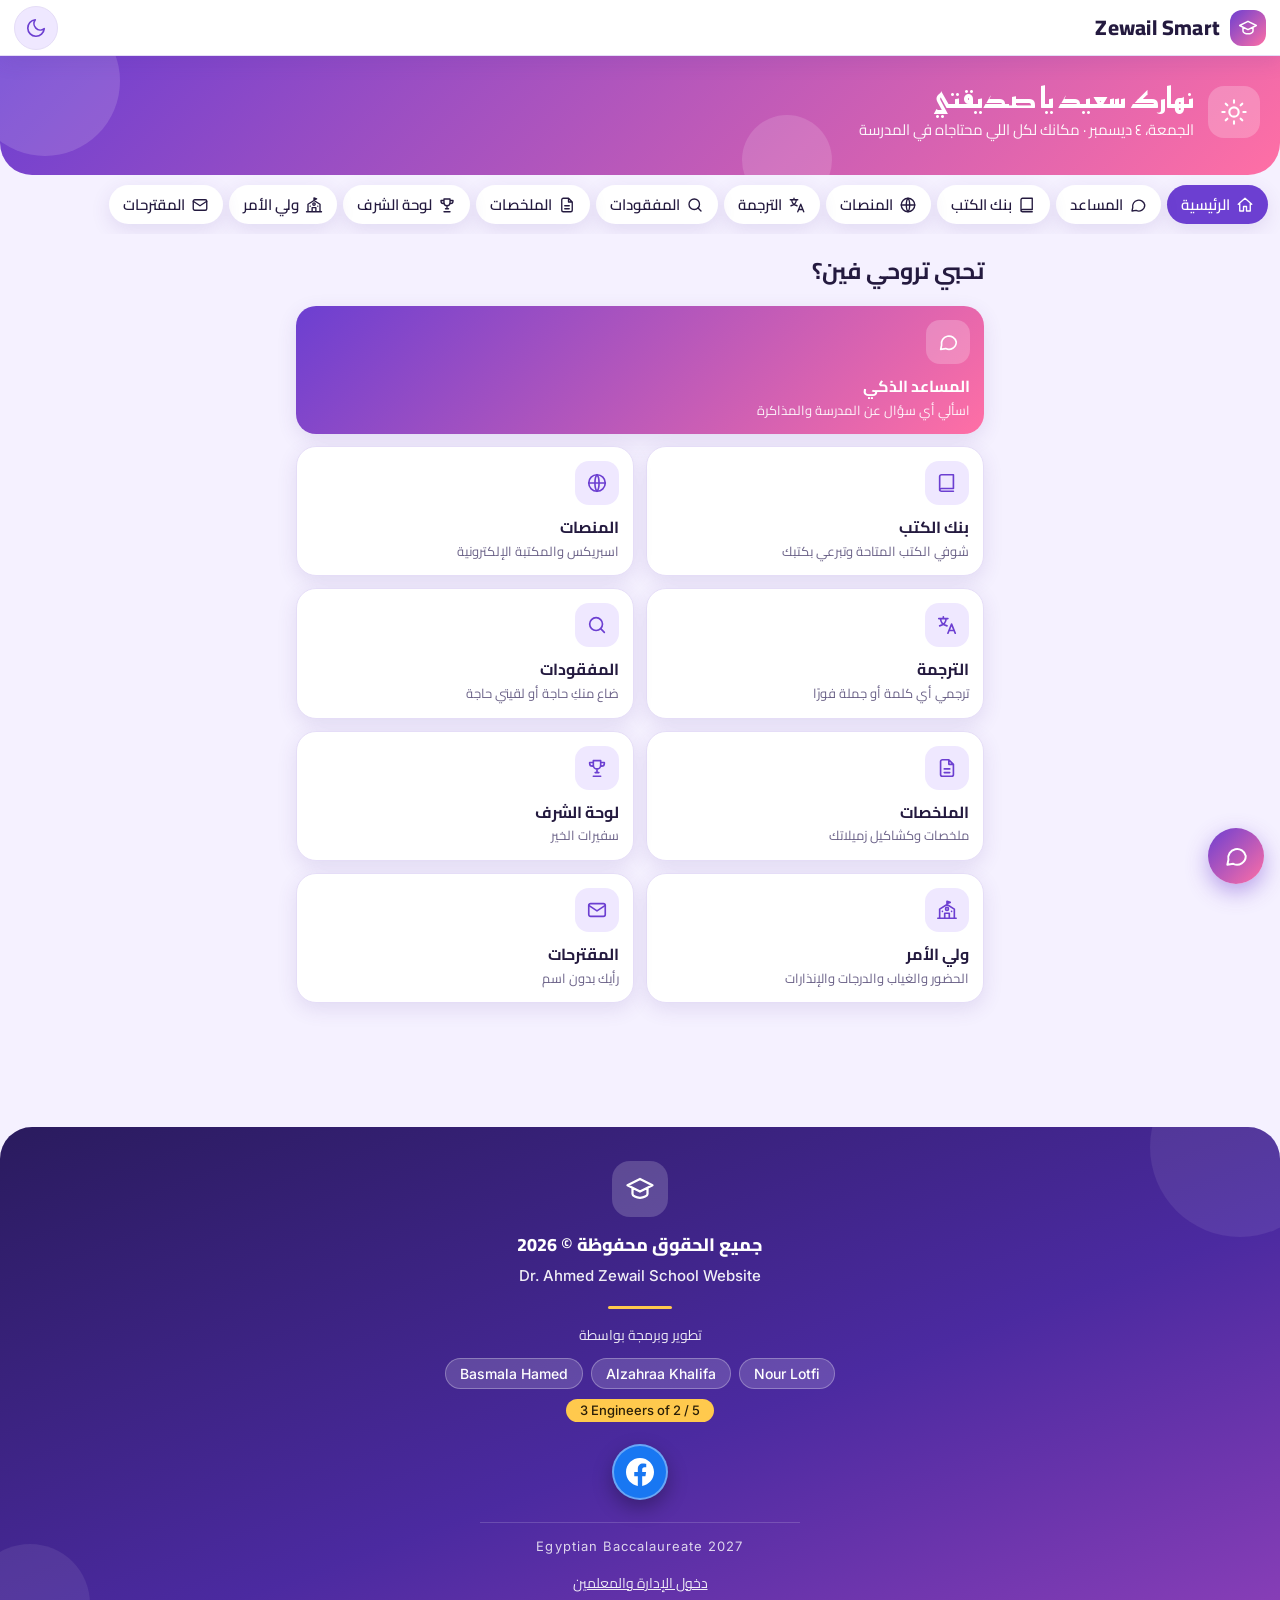
<file: index.html>
<!DOCTYPE html>
<html lang="ar" dir="rtl">
<head>
<meta charset="utf-8">
<meta name="viewport" content="width=device-width, initial-scale=1, viewport-fit=cover">
<title>Zewail Smart</title>
<script>try{var th=localStorage.getItem("theme");if(th==="dark"||th==="light")document.documentElement.setAttribute("data-theme",th)}catch(e){}</script>
<link rel="stylesheet" href="https://fonts.googleapis.com/css2?family=Cairo:wght@400;600;800&family=Reem+Kufi:wght@600&family=Inter:wght@400;500&display=swap">
<link rel="stylesheet" href="style.css">
<style>
#adminRoot{padding:0}
[hidden]{display:none!important}
#adminRoot .login{min-height:100vh;display:grid;place-items:center;padding:16px}
#adminRoot .lbox{width:100%;max-width:400px;background:var(--surface);border:1px solid var(--line);border-radius:22px;padding:22px;box-shadow:var(--sh)}
#adminRoot .lbox h1{font-size:20px;margin:0 0 12px}
#adminRoot .lbox .btn{width:100%;justify-content:center;padding:11px}
#adminRoot .err{color:var(--bad);font-weight:700;min-height:22px;margin:8px 0 0}
#adminRoot .spin{width:16px;height:16px;border:2.5px solid rgba(255,255,255,.4);border-top-color:#fff;border-radius:50%;animation:sp .7s linear infinite}
@keyframes sp{to{transform:rotate(360deg)}}
#adminRoot .top{position:sticky;top:0;z-index:8;display:flex;align-items:center;gap:10px;padding:10px 14px;background:var(--surface);border-bottom:1px solid var(--line)}
#adminRoot .top b{font-size:18px}
#adminRoot .top .who{margin-inline-start:auto;color:var(--muted);font-size:14px}
#adminRoot .btn.sm{padding:4px 12px;font-size:14px}
#adminRoot .tabs{position:sticky;top:53px;z-index:7;display:flex;gap:6px;overflow-x:auto;padding:8px 12px;background:var(--bg);scrollbar-width:none}
#adminRoot .tabs a{flex:none;padding:6px 14px;border-radius:999px;background:var(--surface);color:var(--ink);text-decoration:none;font-weight:600;font-size:15px;box-shadow:var(--sh);cursor:pointer}
#adminRoot .tabs a.on{background:var(--p);color:var(--surface)}
#adminRoot #view{max-width:1200px;margin:auto;padding:8px 14px 80px}
#adminRoot .kpis{display:grid;grid-template-columns:repeat(auto-fit,minmax(150px,1fr));gap:10px;margin:10px 0}
#adminRoot .kpi{background:var(--surface);border:1px solid var(--line);border-radius:16px;padding:12px 14px;box-shadow:var(--sh)}
#adminRoot .kpi b{display:block;font-size:26px;line-height:1.3}
#adminRoot .kpi span{color:var(--muted);font-size:13px}
#adminRoot .kpi.warn b{color:var(--bad)}
#adminRoot .kpi.ok b{color:var(--mint)}
#adminRoot .panel{background:var(--surface);border:1px solid var(--line);border-radius:18px;padding:14px;margin:12px 0;box-shadow:var(--sh)}
#adminRoot .panel h3{margin:0 0 8px;font-size:17px}
#adminRoot .two{display:grid;grid-template-columns:1fr;gap:12px}
@media(min-width:900px){#adminRoot .two{grid-template-columns:1fr 1fr}}
#adminRoot .bars{display:flex;align-items:flex-end;gap:8px;height:150px;padding-top:8px;overflow-x:auto}
#adminRoot .bar{flex:1;min-width:34px;display:flex;flex-direction:column;align-items:center;justify-content:flex-end;height:100%;font-size:12px;color:var(--muted)}
#adminRoot .bar i{display:block;width:70%;background:linear-gradient(var(--p),var(--p2));border-radius:6px 6px 0 0;min-height:2px}
#adminRoot .bar em{font-style:normal;color:var(--ink);font-weight:700}
#adminRoot .hb{display:grid;grid-template-columns:90px 1fr 52px;gap:8px;align-items:center;margin:6px 0;font-size:14px}
#adminRoot .hb div{background:var(--soft);border-radius:999px;height:12px;overflow:hidden}
#adminRoot .hb i{display:block;height:100%;background:var(--p2);border-radius:999px}
#adminRoot .donut{display:flex;gap:14px;align-items:center;flex-wrap:wrap}
#adminRoot .bar-row{display:flex;height:22px;border-radius:999px;overflow:hidden;background:var(--soft);flex:1;min-width:200px}
#adminRoot .bar-row i{display:block;height:100%}
#adminRoot .lg{display:flex;gap:12px;flex-wrap:wrap;font-size:13px;color:var(--muted);margin-top:6px}
#adminRoot .lg s{display:inline-block;width:10px;height:10px;border-radius:50%;margin-inline-end:4px;text-decoration:none}
#adminRoot .filters{display:flex;flex-wrap:wrap;gap:8px;align-items:end}
#adminRoot .filters>div{flex:1;min-width:130px}
#adminRoot .filters input,#adminRoot .filters select{margin:2px 0 0}
#adminRoot .tw{overflow-x:auto;border:1px solid var(--line);border-radius:14px;background:var(--surface)}
#adminRoot table.t{border-collapse:collapse;width:100%;font-size:14px;min-width:760px}
#adminRoot .t th,#adminRoot .t td{padding:8px 10px;text-align:start;border-bottom:1px solid var(--line);white-space:nowrap}
#adminRoot .t th{background:var(--soft);position:sticky;top:0;font-weight:700}
#adminRoot .t tr:hover td{background:color-mix(in srgb,var(--soft) 50%,transparent)}
#adminRoot .t td.n{white-space:normal;min-width:180px}
#adminRoot .pill{display:inline-block;border-radius:999px;padding:0 10px;font-size:12px;font-weight:800}
#adminRoot .pill.g{background:color-mix(in srgb,var(--mint) 25%,var(--surface));color:var(--ink)}
#adminRoot .pill.y{background:var(--gold);color:#2a1f08}
#adminRoot .pill.r{background:var(--bad);color:#fff}
#adminRoot .pill.m{background:var(--soft);color:var(--muted)}
#adminRoot .pager{display:flex;gap:8px;align-items:center;justify-content:center;margin:10px 0;flex-wrap:wrap}
#adminRoot .rowb{display:flex;gap:8px;flex-wrap:wrap;margin:8px 0}
#adminRoot .seg{display:inline-flex;border:1.5px solid var(--line);border-radius:12px;overflow:hidden}
#adminRoot .seg label{padding:4px 10px;cursor:pointer;font-size:13px;border-inline-end:1px solid var(--line)}
#adminRoot .seg input{display:none;width:auto}
#adminRoot .seg input:checked+span{font-weight:800}
#adminRoot .seg label:has(input:checked){background:var(--p);color:var(--surface)}
#adminRoot .seg label:has(input[value=absent]:checked){background:var(--bad);color:#fff}
#adminRoot .seg label:has(input[value=late]:checked){background:var(--gold);color:#2a1f08}
#adminRoot .modal{position:fixed;inset:0;background:rgba(0,0,0,.5);z-index:20;display:grid;place-items:center;padding:10px}
#adminRoot .mbox{background:var(--surface);color:var(--ink);border-radius:20px;width:100%;max-width:820px;max-height:92vh;overflow:auto;padding:16px}
#adminRoot .mx{float:inline-end}
#adminRoot .toast{position:fixed;bottom:20px;left:50%;transform:translateX(-50%) translateY(30px);background:var(--ink);color:var(--surface);padding:10px 18px;border-radius:12px;opacity:0;pointer-events:none;transition:.25s;z-index:30;max-width:92vw}
#adminRoot .toast.show{opacity:1;transform:translateX(-50%)}
#adminRoot .inl{display:flex;gap:8px;flex-wrap:wrap;align-items:end}
#adminRoot .inl>*{margin:0}
#adminRoot .inl input,#adminRoot .inl select{width:auto;flex:1;min-width:110px}
#adminRoot .skel{height:80px;border-radius:16px;background:linear-gradient(90deg,var(--soft),var(--surface),var(--soft));background-size:200% 100%;animation:sk 1.2s infinite}
@keyframes sk{to{background-position:-200% 0}}
@media print{#adminRoot .top,#adminRoot .tabs,#adminRoot .rowb,#adminRoot .pager,#adminRoot .no-print{display:none!important}}
</style>
</head>
<body>
<svg width="0" height="0" style="position:absolute" aria-hidden="true">
<symbol id="i-home" viewBox="0 0 24 24"><path d="M3 11l9-8 9 8M5 10v10h5v-6h4v6h5V10"/></symbol>
<symbol id="i-book" viewBox="0 0 24 24"><path d="M4 19.5V5a2 2 0 012-2h13v15H6a2 2 0 00-2 2zm0 0A2 2 0 006 21h13"/></symbol>
<symbol id="i-search" viewBox="0 0 24 24"><circle cx="11" cy="11" r="7"/><path d="M20 20l-4-4"/></symbol>
<symbol id="i-file" viewBox="0 0 24 24"><path d="M14 3H7a2 2 0 00-2 2v14a2 2 0 002 2h10a2 2 0 002-2V8zM14 3v5h5M9 13h6M9 17h6"/></symbol>
<symbol id="i-trophy" viewBox="0 0 24 24"><path d="M8 4h8v5a4 4 0 01-8 0zM8 6H4v1a3 3 0 003 3M16 6h4v1a3 3 0 01-3 3M12 13v4M8 21h8M10 17h4"/></symbol>
<symbol id="i-mail" viewBox="0 0 24 24"><rect x="3" y="5" width="18" height="14" rx="2"/><path d="M3 7l9 6 9-6"/></symbol>
<symbol id="i-pencil" viewBox="0 0 24 24"><path d="M4 20l1-4L16 5l3 3L8 19zM14 7l3 3"/></symbol>
<symbol id="i-chat" viewBox="0 0 24 24"><path d="M21 12a8 8 0 01-11.5 7.2L4 20l1-4.5A8 8 0 1121 12z"/></symbol>
<symbol id="i-send" viewBox="0 0 24 24"><path d="M22 2L11 13M22 2l-7 20-4-9-9-4z"/></symbol>
<symbol id="i-moon" viewBox="0 0 24 24"><path d="M21 12.8A9 9 0 1111.2 3a7 7 0 009.8 9.8z"/></symbol>
<symbol id="i-sun" viewBox="0 0 24 24"><circle cx="12" cy="12" r="4"/><path d="M12 2v2M12 20v2M4.9 4.9l1.4 1.4M17.7 17.7l1.4 1.4M2 12h2M20 12h2M4.9 19.1l1.4-1.4M17.7 6.3l1.4-1.4"/></symbol>
<symbol id="i-globe" viewBox="0 0 24 24"><circle cx="12" cy="12" r="9"/><path d="M3 12h18M12 3c3 3 3 15 0 18M12 3c-3 3-3 15 0 18"/></symbol>
<symbol id="i-lang" viewBox="0 0 24 24"><path d="M3 5h10M8 3v2M5 5c0 4 3 7 7 8M11 5c0 4-3 7-7 8M13 21l4-10 4 10M14.5 18h5"/></symbol>
<symbol id="i-ext" viewBox="0 0 24 24"><path d="M14 4h6v6M20 4l-9 9M18 14v5a1 1 0 01-1 1H5a1 1 0 01-1-1V7a1 1 0 011-1h5"/></symbol>
<symbol id="i-play" viewBox="0 0 24 24"><circle cx="12" cy="12" r="9"/><path d="M10 8.5l6 3.5-6 3.5z"/></symbol>
<symbol id="i-layers" viewBox="0 0 24 24"><path d="M12 3l9 5-9 5-9-5zM3 13l9 5 9-5M3 17.5l9 5 9-5"/></symbol>
<symbol id="i-lib" viewBox="0 0 24 24"><path d="M4 21V5M9 21V5M14 21V5M18.5 21l-3-16 4-1 3 16zM3 21h8"/></symbol>
<symbol id="i-swap" viewBox="0 0 24 24"><path d="M7 4L3 8l4 4M3 8h14M17 20l4-4-4-4M21 16H7"/></symbol>
<symbol id="i-copy" viewBox="0 0 24 24"><rect x="9" y="9" width="11" height="11" rx="2"/><path d="M5 15V6a2 2 0 012-2h9"/></symbol>
<symbol id="i-speak" viewBox="0 0 24 24"><path d="M4 9v6h4l5 4V5L8 9zM16.5 8.5a5 5 0 010 7M19 6a8.5 8.5 0 010 12"/></symbol>
<symbol id="i-cap" viewBox="0 0 24 24"><path d="M2 9l10-5 10 5-10 5zM6 11.5V16c0 1.5 3 3 6 3s6-1.5 6-3v-4.5"/></symbol>
<symbol id="i-school" viewBox="0 0 24 24"><path d="M2 21h20M4 21V11l8-5 8 5v10M12 6V2.5l3.5 1.2L12 5M9.5 21v-5.5h5V21M7 13.5h.01M17 13.5h.01"/><circle cx="12" cy="10.8" r="1.6"/></symbol>
</svg>
<header class="appbar">
<a class="brand" href="#home"><span class="lg"><svg class="ic"><use href="#i-cap"/></svg></span><span class="bn" dir="ltr" lang="en">Zewail Smart</span></a>
<button class="tbtn" id="tb" type="button" aria-label="تبديل الوضع الداكن"><svg class="ic" id="ti-moon"><use href="#i-moon"/></svg><svg class="ic" id="ti-sun"><use href="#i-sun"/></svg></button>
</header>
<div class="hero"><div class="blob b1"></div><div class="blob b2"></div>
<div class="logo"><svg class="ic" id="gi"><use href="#i-sun"/></svg></div>
<div><h1 id="gr">أهلاً بكِ</h1><p id="gd">مكانك لكل اللي محتاجاه في المدرسة</p></div></div>
<nav id="nav"></nav>
<main id="app"></main>
<footer class="foot">
<div class="fb1"></div><div class="fb2"></div>
<div class="fin">
<div class="flogo"><svg class="ic"><use href="#i-cap"/></svg></div>
<p class="frights">جميع الحقوق محفوظة © 2026</p>
<p class="fsite" dir="ltr" lang="en">Dr. Ahmed Zewail School Website</p>
<div class="fdiv"></div>
<p class="fby">تطوير وبرمجة بواسطة</p>
<ul class="fdev" dir="ltr" lang="en"><li>Basmala Hamed</li><li>Alzahraa Khalifa</li><li>Nour Lotfi</li></ul>
<p class="fcls" dir="ltr" lang="en">3 Engineers of 2 / 5</p>
<a class="fbk" href="https://www.facebook.com/share/1DrXE6mmeP/" target="_blank" rel="noopener noreferrer" aria-label="صفحتنا على فيسبوك" title="فيسبوك"><svg viewBox="0 0 24 24" width="28" height="28" aria-hidden="true"><path fill="#fff" d="M24 12.073c0-6.627-5.373-12-12-12s-12 5.373-12 12c0 5.99 4.388 10.954 10.125 11.854v-8.385H7.078v-3.47h3.047V9.43c0-3.007 1.792-4.669 4.533-4.669 1.312 0 2.686.235 2.686.235v2.953H15.83c-1.491 0-1.956.925-1.956 1.874v2.25h3.328l-.532 3.47h-2.796v8.385C19.612 23.027 24 18.062 24 12.073z"/></svg></a>
<p class="fbac" dir="ltr" lang="en">Egyptian Baccalaureate 2027</p>
<p class="fby" style="margin-top:14px"><a href="#admin" style="color:#fff">دخول الإدارة والمعلمين</a></p>
</div>
</footer>
<div id="adminRoot" class="adm" hidden>
<div id="a_login" class="login" hidden>
  <form id="a_lf" class="lbox" novalidate>
    <h1>حضور — دخول الإدارة والمعلمين</h1>
    <label for="a_lu">اسم المستخدم</label>
    <input id="a_lu" dir="ltr" autocomplete="username" required>
    <label for="a_lp">كلمة المرور</label>
    <input id="a_lp" type="password" dir="ltr" autocomplete="current-password" required>
    <button class="btn" id="a_lb" type="submit"><span class="spin" id="a_ls" hidden></span><span id="a_lt">تسجيل الدخول</span></button>
    <p class="err" id="a_le" role="alert"></p>
    <p class="note"><a href="index.html">الرجوع لصفحة المدرسة</a></p>
  </form>
</div>

<div id="a_shell" hidden>
  <header class="top">
    <b id="a_sname">حضور</b>
    <span class="who" id="a_who"></span>
    <button class="btn alt sm" id="a_out">خروج</button>
  </header>
  <nav id="a_tabs" class="tabs" aria-label="أقسام اللوحة"></nav>
  <main id="a_view" aria-live="polite"></main>
</div>
<div id="a_modal" class="modal" hidden><div class="mbox" role="dialog" aria-modal="true"><button class="btn alt sm mx" id="a_mx" aria-label="إغلاق">إغلاق ✕</button><div id="a_mb"></div></div></div>
<div id="a_toast" class="toast" role="status"></div>
</div>
<a class="fab" id="fab" href="#chat" aria-label="المساعد الذكي"><svg class="ic"><use href="#i-chat"/></svg></a>
<script>window.HUDUR={API:"https://hudur-api.YOUR-ACCOUNT.workers.dev/api"};/* ضع رابط الـ Worker هنا بعد نشره */</script>
<script>
(function () {
"use strict";
var API = (window.HUDUR && window.HUDUR.API) || "";
var $ = function (i) { return document.getElementById(i); };
var esc = function (s) { return String(s == null ? "" : s).replace(/[&<>"']/g, function (c) { return { "&": "&amp;", "<": "&lt;", ">": "&gt;", '"': "&quot;", "'": "&#39;" }[c]; }); };
var S = { token: null, user: null, settings: null, tab: "dash", students: null, memo: {} };
var PAGE = 25;
try { S.token = sessionStorage.getItem("hudur_t"); S.user = JSON.parse(sessionStorage.getItem("hudur_u") || "null"); } catch (e) {}

// ---------- أدوات ----------
function toast(m) { var t = $("a_toast"); t.textContent = m; t.classList.add("show"); clearTimeout(toast.h); toast.h = setTimeout(function () { t.classList.remove("show"); }, 3500); }
function dow(d) { return new Date(d + "T00:00:00Z").getUTCDay(); }
function addDays(d, n) { var t = new Date(d + "T00:00:00Z"); t.setUTCDate(t.getUTCDate() + n); return t.toISOString().slice(0, 10); }
function cairoToday() { return new Intl.DateTimeFormat("en-CA", { timeZone: "Africa/Cairo" }).format(new Date()); }
function monthEnd(m) { return addDays(addDays(m + "-28", 4).slice(0, 7) + "-01", -1); }
function fmt(n) { return n == null ? "—" : String(n); }
function debounce(f, ms) { var h; return function () { var a = arguments; clearTimeout(h); h = setTimeout(function () { f.apply(null, a); }, ms); }; }

async function api(path, o) {
  o = o || {};
  var ctl = new AbortController(), t = setTimeout(function () { ctl.abort(); }, o.timeout || 25000);
  try {
    var h = { "Content-Type": "application/json" };
    if (S.token) h.Authorization = "Bearer " + S.token;
    var r = await fetch(API + path, { method: o.method || "GET", headers: h, body: o.body ? JSON.stringify(o.body) : undefined, signal: ctl.signal });
    var j = {}; try { j = await r.json(); } catch (e) {}
    if (r.status === 401 && S.token) { logout("انتهت الجلسة، سجّل الدخول من جديد"); throw new Error("انتهت الجلسة"); }
    if (!r.ok) throw new Error(j.error || "حدث خطأ (" + r.status + ")");
    return j;
  } catch (e) {
    if (e.name === "AbortError") throw new Error("انتهت مهلة الاتصال بالخادم، حاول مرة أخرى");
    if (e instanceof TypeError) throw new Error("تعذّر الوصول للخادم. تأكد من الإنترنت ومن رابط الـ Worker في config.js");
    throw e;
  } finally { clearTimeout(t); }
}
function report(from, to) {
  var k = (from || "") + "|" + (to || "");
  if (!S.memo[k]) S.memo[k] = api("/report" + (from ? "?from=" + from + "&to=" + to : "")).catch(function (e) { delete S.memo[k]; throw e; });
  return S.memo[k];
}
function dirty() { S.memo = {}; S.students = null; }
function loading(el) { el.innerHTML = '<div class="skel"></div><div class="skel" style="margin-top:10px"></div>'; }
function fail(el, e) { el.innerHTML = '<p class="note">' + esc(e.message) + '</p><button class="btn alt sm" onclick="location.reload()">إعادة المحاولة</button>'; }

// ---------- الدخول ----------
var busy = false;
function showLogin(msg) { $("a_shell").hidden = true; $("a_login").hidden = false; $("a_le").textContent = msg || ""; }
function logout(msg) { S.token = null; S.user = null; S.memo = {}; try { sessionStorage.clear(); } catch (e) {} showLogin(msg); }
$("a_lf").addEventListener("submit", async function (ev) {
  ev.preventDefault();
  if (busy) return;                                   // منع إرسال الطلب أكثر من مرة
  var u = $("a_lu").value.trim(), p = $("a_lp").value;
  if (!u || !p) { $("a_le").textContent = "اكتب اسم المستخدم وكلمة المرور"; return; }
  busy = true; $("a_lb").disabled = true; $("a_ls").hidden = false; $("a_lt").textContent = "جاري الدخول..."; $("a_le").textContent = "";
  try {
    var r = await api("/login", { method: "POST", body: { username: u, password: p }, timeout: 20000 });
    S.token = r.token; S.user = r.user;
    try { sessionStorage.setItem("hudur_t", r.token); sessionStorage.setItem("hudur_u", JSON.stringify(r.user)); } catch (e) {}
    $("a_lp").value = ""; boot();
  } catch (e) { $("a_le").textContent = e.message; }
  finally { busy = false; $("a_lb").disabled = false; $("a_ls").hidden = true; $("a_lt").textContent = "تسجيل الدخول"; }
});
$("a_out").onclick = function () { logout(); };
$("a_mx").onclick = function () { $("a_modal").hidden = true; };
$("a_modal").addEventListener("click", function (e) { if (e.target === $("a_modal")) $("a_modal").hidden = true; });

// ---------- التشغيل ----------
var TABS = [["dash", "لوحة التحكم"], ["students", "الطلاب"], ["attend", "تسجيل الحضور"], ["stats", "الإحصائيات والتقارير"], ["grades", "الدرجات"], ["warn", "الإنذارات"], ["settings", "الإعدادات", 1], ["users", "المستخدمون", 1]];
async function boot() {
  if (!API || /YOUR-ACCOUNT/.test(API)) { showLogin("لم يُضبط رابط الخادم في config.js بعد"); return; }
  if (!S.token) { showLogin(); return; }
  $("a_login").hidden = true; $("a_shell").hidden = false;
  $("a_who").textContent = S.user.name + " — " + (S.user.role === "admin" ? "مدير المدرسة" : "معلم");
  try { S.settings = await api("/settings"); } catch (e) { toast(e.message); return; }
  $("a_sname").textContent = S.settings.school_name || "حضور";
  var adm = S.user.role === "admin";
  $("a_tabs").innerHTML = TABS.filter(function (t) { return !t[2] || adm; }).map(function (t) { return '<a data-t="' + t[0] + '" role="button" tabindex="0">' + t[1] + "</a>"; }).join("");
  $("a_tabs").onclick = function (e) { var a = e.target.closest("a"); if (a) go(a.dataset.t); };
  go(S.tab);
}
function go(t) {
  S.tab = t;
  Array.prototype.forEach.call($("a_tabs").children, function (a) { a.classList.toggle("on", a.dataset.t === t); });
  var el = $("a_view"); loading(el);
  var V = { dash: vDash, students: vStudents, attend: vAttend, stats: vStats, grades: vGrades, warn: vWarn, settings: vSettings, users: vUsers };
  Promise.resolve(V[t](el)).catch(function (e) { fail(el, e); });
}

// ---------- لوحة التحكم ----------
function kpi(v, l, c) { return '<div class="kpi ' + (c || "") + '"><b>' + v + "</b><span>" + l + "</span></div>"; }
function barsChart(items) {
  var mx = Math.max.apply(null, items.map(function (i) { return i.v; }).concat([1]));
  return '<div class="bars">' + items.map(function (i) { return '<div class="bar"><em>' + i.v + '%</em><i style="height:' + Math.max(2, i.v / mx * 100) + '%"></i>' + esc(i.l) + "</div>"; }).join("") + "</div>";
}
async function vDash(el) {
  var r = await report();
  var t = r.todayStats, T = r.totals;
  var tot = Math.max(1, T.students);
  el.innerHTML = '<div class="kpis">' + kpi(T.students, "إجمالي الطلاب") + kpi(t.present, "حاضرون اليوم", "ok") + kpi(t.absent, "غائبون اليوم", t.absent ? "warn" : "") + kpi(t.late, "متأخرون اليوم") +
    kpi(T.presRate + "%", "نسبة الحضور (من بداية العام)", "ok") + kpi(T.absRate + "%", "نسبة الغياب (من بداية العام)", T.absRate > 10 ? "warn" : "") + kpi(r.warningsOpen, "إنذارات بانتظار الاعتماد", r.warningsOpen ? "warn" : "") + kpi(r.warningsTotal, "إجمالي الإنذارات الحالية") + "</div>" +
    (t.unrecorded ? '<p class="note">لم يُسجَّل حضور اليوم لعدد ' + t.unrecorded + ' طالب (فصول لم يُرصد حضورها بعد) — ولا تُحسب ضمن الحاضرين.</p>' : "") +
    '<div class="two"><div class="panel"><h3>حالة اليوم</h3><div class="bar-row" aria-hidden="true"><i style="width:' + t.present / tot * 100 + '%;background:var(--mint)"></i><i style="width:' + t.late / tot * 100 + '%;background:var(--gold)"></i><i style="width:' + t.absent / tot * 100 + '%;background:var(--bad)"></i></div><div class="lg"><span><s style="background:var(--mint)"></s>حاضر ' + t.present + '</span><span><s style="background:var(--gold)"></s>متأخر ' + t.late + '</span><span><s style="background:var(--bad)"></s>غائب ' + t.absent + '</span><span><s style="background:var(--soft)"></s>غير مسجّل ' + t.unrecorded + "</span></div></div>" +
    '<div class="panel"><h3>نسبة الغياب حسب الفصل (من بداية العام)</h3>' + (r.byClass.length ? r.byClass.map(function (c) { return '<div class="hb"><span>' + esc(c.class) + '</span><div><i style="width:' + Math.min(100, c.absRate * 4) + '%"></i></div><b>' + c.absRate + "%</b></div>"; }).join("") : '<p class="m">لا بيانات</p>') + "</div></div>" +
    '<div class="panel"><h3>مقارنة نسبة الغياب بين الشهور</h3>' + (r.monthly.some(function (m) { return m.days; }) ? barsChart(r.monthly.map(function (m) { return { l: m.month.slice(5) + "/" + m.month.slice(2, 4), v: m.absRate }; })) : '<p class="m">لا توجد أيام دراسة مسجلة بعد. ابدأ من «تسجيل الحضور».</p>') + "</div>" +
    '<div id="a_sp"></div>';
  studentsPanel($("a_sp"), r, true);
}

// ---------- الطلاب (جدول + بحث + تصفية + ملف) ----------
function vStudents(el) { return report().then(function (r) { el.innerHTML = '<div id="a_sp"></div>'; studentsPanel($("a_sp"), r, false); }); }
function studentsPanel(el, r, compact) {
  var F = { q: "", grade: "", cls: "", today: "", warn: "", page: 0 };
  var uniq = function (k) { var s = {}; r.rows.forEach(function (x) { if (x[k]) s[x[k]] = 1; }); return Object.keys(s).sort(); };
  var opt = function (a) { return '<option value="">الكل</option>' + a.map(function (x) { return "<option>" + esc(x) + "</option>"; }).join(""); };
  var adm = S.user.role === "admin";
  el.innerHTML = '<div class="panel"><h3>قائمة الطلاب (' + r.rows.length + ')</h3><div class="filters no-print">' +
    '<div><label for="a_fq">بحث بالاسم أو الرقم التعريفي</label><input id="a_fq" placeholder="اكتب للبحث" autocomplete="off"></div>' +
    '<div><label for="a_fg">الصف</label><select id="a_fg">' + opt(uniq("grade")) + '</select></div><div><label for="a_fcl">الفصل</label><select id="a_fcl">' + opt(uniq("class")) + "</select></div>" +
    '<div><label for="a_ft">حالة اليوم</label><select id="a_ft"><option value="">الكل</option><option value="present">حاضر</option><option value="absent">غائب</option><option value="late">متأخر</option><option value="unrecorded">غير مسجّل</option></select></div>' +
    '<div><label for="a_fw">الإنذار</label><select id="a_fw"><option value="">الكل</option><option value="any">عليه إنذار</option><option value="none">بدون إنذار</option></select></div></div>' +
    (adm ? '<div class="rowb no-print"><button class="btn alt sm" id="a_imp">استيراد طلاب من Excel / CSV</button></div>' : "") +
    '<div class="tw"><table class="t"><thead><tr><th>الاسم</th><th>الرقم التعريفي</th><th>الصف</th><th>الفصل</th><th>ولي الأمر / التواصل</th><th>أيام الحضور</th><th>أيام الغياب</th><th>نسبة الغياب</th><th>متوسط الدرجات</th><th>الإنذار</th><th>اليوم</th><th></th></tr></thead><tbody id="a_tb"></tbody></table></div><div class="pager" id="a_pg"></div></div>';
  function filtered() {
    var q = F.q.trim();
    return r.rows.filter(function (x) {
      return (!q || x.name.indexOf(q) > -1 || x.code.indexOf(q) > -1) && (!F.grade || x.grade === F.grade) && (!F.cls || x.class === F.cls) && (!F.today || x.today === F.today) &&
        (!F.warn || (F.warn === "any" ? !!x.warning : !x.warning));
    });
  }
  var TS = { present: ["حاضر", "g"], absent: ["غائب", "r"], late: ["متأخر", "y"], unrecorded: ["غير مسجّل", "m"] };
  function draw() {
    var f = filtered(), pages = Math.max(1, Math.ceil(f.length / PAGE)); if (F.page >= pages) F.page = pages - 1;
    var sl = f.slice(F.page * PAGE, F.page * PAGE + PAGE);
    $("a_tb").innerHTML = sl.length ? sl.map(function (x) {
      var w = x.warning ? (x.warning === "approved" ? '<span class="pill r">إنذار معتمد</span>' : '<span class="pill y">إنذار بانتظار الاعتماد</span>') : '<span class="pill g">لا</span>';
      return "<tr><td class=n>" + esc(x.name) + "</td><td dir=ltr>" + esc(x.code) + "</td><td>" + esc(x.grade || "—") + "</td><td>" + esc(x.class) + "</td><td>" + (x.phone ? '<a href="tel:' + esc(x.phone) + '" dir="ltr">' + esc(x.phone) + "</a>" : '<span class="pill m">بدون رقم</span>') + "</td><td>" + x.present + "</td><td>" + x.absent + "</td><td>" + x.absRate + "%</td><td>" + (x.avg == null ? "—" : x.avg + "% (" + esc(x.label) + ")") + "</td><td>" + w + '</td><td><span class="pill ' + TS[x.today][1] + '">' + TS[x.today][0] + '</span></td><td><button class="btn alt sm" data-c="' + esc(x.code) + '">فتح الملف</button></td></tr>';
    }).join("") : '<tr><td colspan="12" class="m">لا يوجد طلاب مطابقون</td></tr>';
    $("a_pg").innerHTML = '<button class="btn alt sm" id="a_pp"' + (F.page ? "" : " disabled") + '>السابق</button><span>صفحة ' + (F.page + 1) + " من " + pages + " (" + f.length + ' طالب)</span><button class="btn alt sm" id="a_pn"' + (F.page < pages - 1 ? "" : " disabled") + ">التالي</button>";
    $("a_pp").onclick = function () { F.page--; draw(); }; $("a_pn").onclick = function () { F.page++; draw(); };
  }
  var set = function (k) { return function () { F[k] = this.value; F.page = 0; draw(); }; };
  $("a_fq").oninput = debounce(function () { F.q = $("a_fq").value; F.page = 0; draw(); }, 200);
  $("a_fg").onchange = set("grade"); $("a_fcl").onchange = set("cls"); $("a_ft").onchange = set("today"); $("a_fw").onchange = set("warn");
  $("a_tb").onclick = function (e) { var b = e.target.closest("button[data-c]"); if (b) openStudent(b.dataset.c); };
  if ($("a_imp")) $("a_imp").onclick = importDialog;
  draw();
}
async function openStudent(code) {
  $("a_mb").innerHTML = '<div class="skel"></div>'; $("a_modal").hidden = false;
  try {
    var d = await api("/student/" + encodeURIComponent(code)), s = d.student;
    var ab = d.attendance.filter(function (a) { return a.status === "absent"; }).length;
    var ST = { absent: "غائب", late: "متأخر", excused: "غياب بعذر" };
    $("a_mb").innerHTML = '<h2 style="margin:0">' + esc(s.name) + '</h2><p class="m">الرقم التعريفي: <span dir=ltr>' + esc(s.code) + "</span> · الفصل: " + esc(s.class) + (s.grade ? " · الصف: " + esc(s.grade) : "") + " · ولي الأمر: " + esc(s.phone || "غير مسجل") + "</p>" +
      '<div class="kpis">' + kpi(ab, "أيام الغياب المسجلة") + kpi(d.attendance.filter(function (a) { return a.status === "late"; }).length, "مرات التأخر") + kpi(d.gradeSummary ? d.gradeSummary.avg + "% — " + esc(d.gradeSummary.label) : "—", "متوسط الدرجات") + "</div>" +
      '<div class="rowb"><button class="btn sm" id="a_sr">تحميل تقرير الطالب (Excel)</button><button class="btn alt sm" id="a_sp2">PDF / طباعة</button></div>' +
      '<div class="panel"><h3>الإنذارات (السجل الكامل)</h3>' + (d.warnings.length ? '<div class="tw"><table class="t"><tr><th>التاريخ</th><th>الأيام</th><th>السبب</th><th>الحالة</th><th>القراءة</th></tr>' + d.warnings.map(function (w) { return "<tr><td>" + esc(w.created) + "</td><td>" + esc(w.abs_count) + '</td><td class=n>' + esc(w.reason) + "</td><td>" + wl(w.status) + "</td><td>" + (w.read === "yes" ? "تمت قراءته" : "جديد") + "</td></tr>"; }).join("") + "</table></div>" : '<p class="m">لا توجد إنذارات</p>') + "</div>" +
      '<div class="panel"><h3>سجل الغياب والتأخر</h3>' + (d.attendance.length ? '<div class="tw" style="max-height:260px"><table class="t"><tr><th>التاريخ</th><th>الحالة</th></tr>' + d.attendance.map(function (a) { return "<tr><td>" + esc(a.date) + "</td><td>" + (ST[a.status] || esc(a.status)) + "</td></tr>"; }).join("") + "</table></div>" : '<p class="m">لا يوجد غياب مسجل</p>') + "</div>" +
      '<div class="panel"><h3>الدرجات</h3>' + (d.grades.length ? '<div class="tw"><table class="t"><tr><th>الفصل الدراسي</th><th>الفترة</th><th>المادة</th><th>الدرجة</th><th>من</th></tr>' + d.grades.map(function (g) { return "<tr><td>" + esc(g.term) + "</td><td>" + esc(g.period) + "</td><td>" + esc(g.subject) + "</td><td>" + esc(g.score) + "</td><td>" + esc(g.max) + "</td></tr>"; }).join("") + "</table></div>" : '<p class="m">لا توجد درجات</p>') + "</div>";
    var mk = function () { return studentReportData(d); };
    $("a_sr").onclick = function () { exportAs("xlsx", mk()); }; $("a_sp2").onclick = function () { exportAs("pdf", mk()); };
  } catch (e) { $("a_mb").innerHTML = '<p class="note">' + esc(e.message) + "</p>"; }
}
function wl(s) { return s === "approved" ? '<span class="pill r">معتمد</span>' : s === "dismissed" ? '<span class="pill m">ملغى</span>' : '<span class="pill y">بانتظار الاعتماد</span>'; }

// ---------- استيراد الطلاب ----------
function parseCSV(t) {
  t = t.replace(/^﻿/, ""); var rows = [], row = [], cur = "", q = false;
  for (var i = 0; i < t.length; i++) {
    var c = t[i];
    if (q) { if (c === '"') { if (t[i + 1] === '"') { cur += '"'; i++; } else q = false; } else cur += c; }
    else if (c === '"') q = true; else if (c === ",") { row.push(cur); cur = ""; }
    else if (c === "\n" || c === "\r") { if (c === "\r" && t[i + 1] === "\n") i++; row.push(cur); cur = ""; if (row.some(function (x) { return x.trim(); })) rows.push(row); row = []; }
    else cur += c;
  }
  row.push(cur); if (row.some(function (x) { return x.trim(); })) rows.push(row); return rows;
}
function mapStudents(rows) {
  var h = rows[0].map(function (x) { return String(x).trim(); }), idx = function (re) { return h.findIndex(function (x) { return re.test(x); }); };
  var ic = idx(/كود|رقم|code|id/i), inm = idx(/اسم|name/i), icl = idx(/فصل|class/i), ig = idx(/^الصف|grade/i), ip = idx(/تليفون|هاتف|موبايل|phone|mobile/i);
  if (ic < 0 || inm < 0 || icl < 0) throw new Error("لم أجد أعمدة: الكود، الاسم، الفصل في الصف الأول من الملف");
  return rows.slice(1).map(function (r) { return { code: String(r[ic] || "").trim(), name: String(r[inm] || "").trim(), class: String(r[icl] || "").trim(), grade: ig >= 0 ? String(r[ig] || "").trim() : "", phone: ip >= 0 ? String(r[ip] || "").trim() : "" }; }).filter(function (x) { return x.code && x.name; });
}
function loadScript(src) { return new Promise(function (res, rej) { if (window.XLSX) return res(); var s = document.createElement("script"); s.src = src; s.onload = res; s.onerror = function () { rej(new Error("تعذّر تحميل مكتبة Excel، تأكد من الإنترنت")); }; document.head.appendChild(s); }); }
var XLSX_SRC = "https://cdnjs.cloudflare.com/ajax/libs/xlsx/0.18.5/xlsx.full.min.js";
function importDialog() {
  $("a_mb").innerHTML = '<h2 style="margin:0">استيراد بيانات الطلاب</h2><p class="m">الأعمدة المطلوبة في الصف الأول: <b>الكود، الاسم، الفصل</b> (واختياري: الصف، تليفون ولي الأمر). الطالب الموجود (بنفس الكود) يتم تحديثه ولا يتكرر.</p><input type="file" id="a_fi" accept=".csv,.xlsx,.xls"><div id="a_ip"></div>';
  $("a_modal").hidden = false;
  $("a_fi").onchange = async function () {
    var f = this.files[0]; if (!f) return; var ip = $("a_ip"); ip.innerHTML = '<p class="m">جاري قراءة الملف...</p>';
    try {
      var rows;
      if (/\.csv$/i.test(f.name)) rows = parseCSV(await f.text());
      else { await loadScript(XLSX_SRC); var wb = XLSX.read(await f.arrayBuffer(), { type: "array" }); rows = XLSX.utils.sheet_to_json(wb.Sheets[wb.SheetNames[0]], { header: 1, raw: false }); }
      var data = mapStudents(rows), noPh = data.filter(function (x) { return !x.phone; }).length;
      ip.innerHTML = '<div class="panel"><b>' + data.length + ' طالب جاهز للاستيراد</b>' + (noPh ? '<p class="note">' + noPh + " طالب بدون رقم ولي أمر — لن يستطيع ولي أمرهم الدخول حتى يُسجَّل الرقم.</p>" : "") + '<button class="btn" id="a_igo">تأكيد الاستيراد</button></div>';
      $("a_igo").onclick = async function () {
        this.disabled = true; this.textContent = "جاري الاستيراد...";
        try { var a = 0, u = 0; for (var i = 0; i < data.length; i += 400) { var r = await api("/students/import", { method: "POST", body: { rows: data.slice(i, i + 400) }, timeout: 90000 }); a += r.added; u += r.updated; ip.innerHTML = '<p class="m">تمت معالجة ' + Math.min(i + 400, data.length) + " من " + data.length + "...</p>"; } dirty(); ip.innerHTML = '<p class="msg">تم: إضافة ' + a + " وتحديث " + u + " طالب.</p>"; go(S.tab); }
        catch (e) { ip.innerHTML = '<p class="note">' + esc(e.message) + "</p>"; }
      };
    } catch (e) { ip.innerHTML = '<p class="note">' + esc(e.message) + "</p>"; }
  };
}

// ---------- تسجيل الحضور ----------
async function classList() {
  if (!S.students) S.students = await api("/students");
  var s = {}; S.students.forEach(function (x) { s[x.class] = 1; }); return Object.keys(s).sort();
}
async function vAttend(el) {
  var cl = await classList(), today = cairoToday();
  el.innerHTML = '<div class="panel"><h3>تسجيل الحضور والغياب اليومي</h3><div class="inl"><div><label for="a_ad">اليوم</label><input type="date" id="a_ad" value="' + today + '" max="' + today + '"></div><div><label for="a_ac">الفصل</label><select id="a_ac">' + cl.map(function (c) { return "<option>" + esc(c) + "</option>"; }).join("") + '</select></div><button class="btn alt" id="a_al">عرض</button></div><div id="a_ar"></div></div>';
  async function load() {
    var d = $("a_ad").value, c = $("a_ac").value, ar = $("a_ar"); if (!d || !c) return; loading(ar);
    try {
      var res = await api("/attendance?date=" + d + "&class=" + encodeURIComponent(c)), m = {}; res.records.forEach(function (r) { m[r.code] = r.status; });
      var list = S.students.filter(function (s) { return s.class === c; });
      ar.innerHTML = (res.recorded ? '<p class="note">هذا اليوم مسجّل من قبل — الحفظ سيستبدل السجل.</p>' : '<p class="note">كل من لا تغيّر حالته يُحسب <b>حاضرًا</b>.</p>') + '<div class="rowb"><button class="btn alt sm" id="a_allp">الكل حاضر</button></div><div class="tw"><table class="t"><thead><tr><th>الاسم</th><th>الحالة</th></tr></thead><tbody>' + list.map(function (s) {
        var v = m[s.code] || "present";
        return "<tr><td class=n>" + esc(s.name) + '</td><td><span class="seg">' + [["present", "حاضر"], ["absent", "غائب"], ["late", "متأخر"], ["excused", "بعذر"]].map(function (o) { return '<label><input type="radio" name="s' + esc(s.code) + '" value="' + o[0] + '"' + (v === o[0] ? " checked" : "") + "><span>" + o[1] + "</span></label>"; }).join("") + "</span></td></tr>";
      }).join("") + '</tbody></table></div><div class="rowb"><button class="btn" id="a_asv">حفظ الحضور</button></div>';
      $("a_allp").onclick = function () { ar.querySelectorAll('input[value="present"]').forEach(function (i) { i.checked = true; }); };
      $("a_asv").onclick = async function () {
        var b = this; b.disabled = true; b.textContent = "جاري الحفظ...";
        var recs = []; list.forEach(function (s) { var ch = ar.querySelector('input[name="s' + s.code + '"]:checked'); if (ch && ch.value !== "present") recs.push({ code: s.code, status: ch.value }); });
        try { var r = await api("/attendance", { method: "POST", body: { date: d, class: c, records: recs }, timeout: 60000 }); dirty(); toast("تم الحفظ (" + recs.length + " غياب/تأخر)" + (r.newWarnings ? " — وتم إنشاء " + r.newWarnings + " إنذار جديد" : "")); b.textContent = "حفظ الحضور"; b.disabled = false; }
        catch (e) { toast(e.message); b.textContent = "حفظ الحضور"; b.disabled = false; }
      };
    } catch (e) { ar.innerHTML = '<p class="note">' + esc(e.message) + "</p>"; }
  }
  $("a_al").onclick = load; $("a_ac").onchange = load; $("a_ad").onchange = load; if (cl.length) load(); else $("a_ar").innerHTML = '<p class="note">لا يوجد طلاب بعد. استورد قائمة الطلاب من تبويب «الطلاب».</p>';
}

// ---------- الفترات ----------
function ranges(today) {
  var d = dow(today), ws = addDays(today, -d);
  return { thisWeek: [ws, today, "الأسبوع الحالي"], lastWeek: [addDays(ws, -7), addDays(ws, -1), "الأسبوع السابق"], last2w: [addDays(today, -13), today, "آخر أسبوعين"], lastMonth: [addDays(today, -29), today, "آخر شهر"] };
}
var KINDS = [["weekly", "تقرير الغياب الأسبوعي"], ["monthly", "تقرير الغياب الشهري"], ["last2w", "تقرير آخر أسبوعين"], ["custom", "تقرير فترة زمنية مخصصة"], ["general", "تقرير الغياب العام للمدرسة"], ["top", "تقرير الطلاب الأكثر غيابًا"], ["warnings", "تقرير الإنذارات"], ["student", "تقرير طالب محدد"]];
async function vStats(el) {
  var today = cairoToday(), R = ranges(today), cur = R.thisWeek;
  el.innerHTML = '<div class="panel"><h3>اختيار الفترة</h3><div class="rowb">' + Object.keys(R).map(function (k) { return '<button class="btn alt sm" data-r="' + k + '">' + R[k][2] + "</button>"; }).join("") + '</div><div class="inl"><div><label for="a_sm">شهر معيّن</label><input type="month" id="a_sm" max="' + today.slice(0, 7) + '"></div><div><label for="a_sf">من تاريخ</label><input type="date" id="a_sf" max="' + today + '"></div><div><label for="a_se">إلى تاريخ</label><input type="date" id="a_se" max="' + today + '"></div><button class="btn" id="a_sg">عرض</button></div></div><div id="a_so"></div>' +
    '<div class="panel no-print"><h3>تحميل التقرير</h3><div class="inl"><div><label for="a_rk">نوع التقرير</label><select id="a_rk">' + KINDS.map(function (k) { return '<option value="' + k[0] + '">' + k[1] + "</option>"; }).join("") + '</select></div><div id="a_rs" hidden><label for="a_rc">كود الطالب</label><input id="a_rc" dir="ltr"></div></div><p class="m">التقارير الأسبوعية/الشهرية/المخصصة تتبع الفترة المعروضة أعلاه. التقرير يحتوي على بيانات حقيقية من النظام.</p><div class="rowb"><button class="btn" id="a_d1">تحميل التقرير (Excel)</button><button class="btn alt" id="a_d2">CSV</button><button class="btn alt" id="a_d3">PDF / طباعة</button></div></div>';
  var label = cur[2];
  async function show(from, to, lab) {
    cur = [from, to, lab]; var o = $("a_so"); loading(o);
    try {
      var r = await report(from, to), T = r.totals, P = r.previous, dlt = Math.round((T.absRate - P.absRate) * 10) / 10;
      var top = r.rows.filter(function (x) { return x.absent > 0; }).sort(function (a, b) { return b.absent - a.absent; });
      o.innerHTML = '<p class="m">الفترة: ' + esc(lab) + " (" + from + " → " + to + ")</p>" + (T.totalAvail ? "" : '<p class="note">لا توجد أيام دراسة مسجلة في هذه الفترة.</p>') + '<div class="kpis">' + kpi(T.absentStudents, "طلاب تغيّبوا يومًا فأكثر", T.absentStudents ? "warn" : "") + kpi(T.totalAbsences, "إجمالي حالات الغياب") + kpi(top.filter(function (x) { return x.absent >= 3; }).length, "غابوا ٣ أيام أو أكثر") + kpi(T.absRate + "%", "نسبة الغياب", T.absRate > 10 ? "warn" : "") + kpi(T.presRate + "%", "نسبة الحضور", "ok") + kpi(r.topClass ? esc(r.topClass.class) : "—", "الفصل/الصف الأكثر غيابًا") + "</div>" +
        '<div class="panel"><h3>مقارنة بالفترة السابقة (' + P.from + " → " + P.to + ')</h3><p>نسبة الغياب الحالية <b>' + T.absRate + "%</b> مقابل <b>" + P.absRate + "%</b> — " + (dlt > 0 ? '<span class="pill r">زيادة ' + dlt + " نقطة</span>" : dlt < 0 ? '<span class="pill g">انخفاض ' + Math.abs(dlt) + " نقطة</span>" : '<span class="pill m">لا تغيير</span>') + " · إجمالي الغياب السابق: " + P.totalAbsences + "</p></div>" +
        '<div class="panel"><h3>الطلاب الأكثر غيابًا في الفترة</h3>' + (top.length ? '<div class="tw"><table class="t"><tr><th>#</th><th>الاسم</th><th>الصف</th><th>الفصل</th><th>أيام الغياب</th><th>نسبة الغياب</th></tr>' + top.slice(0, 20).map(function (x, i) { return "<tr><td>" + (i + 1) + "</td><td class=n>" + esc(x.name) + "</td><td>" + esc(x.grade || "—") + "</td><td>" + esc(x.class) + "</td><td>" + x.absent + "</td><td>" + x.absRate + "%</td></tr>"; }).join("") + "</table></div>" : '<p class="m">لا يوجد غياب في هذه الفترة</p>') + "</div>";
    } catch (e) { o.innerHTML = '<p class="note">' + esc(e.message) + "</p>"; }
  }
  el.querySelectorAll("[data-r]").forEach(function (b) { b.onclick = function () { var x = R[b.dataset.r]; show(x[0], x[1], x[2]); }; });
  $("a_sg").onclick = function () {
    var m = $("a_sm").value, f = $("a_sf").value, e = $("a_se").value;
    if (m) { var to = monthEnd(m); show(m + "-01", to > today ? today : to, "شهر " + m); }
    else if (f && e && f <= e) show(f, e > today ? today : e, "فترة مخصصة");
    else toast("اختر شهرًا، أو تاريخ البداية والنهاية بشكل صحيح");
  };
  $("a_rk").onchange = function () { $("a_rs").hidden = this.value !== "student"; };
  [["d1", "xlsx"], ["d2", "csv"], ["d3", "pdf"]].forEach(function (x) {
    $(x[0]).onclick = async function () {
      var w = x[1] === "pdf" ? window.open("", "_blank") : null;
      if (x[1] === "pdf" && !w) { toast("المتصفح منع النافذة المنبثقة. اسمح بها ثم أعد المحاولة"); return; }
      var b = this, old = b.textContent; b.disabled = true; b.textContent = "جاري التجهيز...";
      try { await exportAs(x[1], await buildReport($("a_rk").value, cur, $("a_rc").value.trim()), w); }
      catch (e) { if (w) w.close(); toast(e.message); }
      finally { b.disabled = false; b.textContent = old; }
    };
  });
  show(cur[0], cur[1], cur[2]);
}

// ---------- بناء التقارير والتصدير ----------
function meta(r, lab) { var T = r.totals; return [["اسم المدرسة", S.settings.school_name], ["الفترة الزمنية", lab + " (" + r.from + " إلى " + r.to + ")"], ["إجمالي الطلاب", T.students], ["عدد الطلاب الغائبين", T.absentStudents], ["إجمالي أيام الغياب", T.totalAbsences], ["نسبة الغياب", T.absRate + "%"]]; }
var ABS_H = ["اسم الطالب", "الرقم التعريفي", "الصف", "الفصل", "أيام الدراسة", "أيام الحضور", "أيام الغياب", "نسبة الغياب"];
var absRow = function (x) { return [x.name, x.code, x.grade, x.class, x.avail, x.present, x.absent, x.absRate + "%"]; };
async function buildReport(kind, cur, code) {
  var today = cairoToday(), R = ranges(today), lab, from, to;
  if (kind === "weekly") { from = R.thisWeek[0]; to = R.thisWeek[1]; lab = "الأسبوع الحالي"; }
  else if (kind === "last2w") { from = R.last2w[0]; to = R.last2w[1]; lab = "آخر أسبوعين"; }
  else if (kind === "monthly") { from = today.slice(0, 7) + "-01"; to = today; lab = "الشهر الحالي"; if (cur[2].indexOf("شهر ") === 0) { from = cur[0]; to = cur[1]; lab = cur[2]; } }
  else if (kind === "custom") { from = cur[0]; to = cur[1]; lab = cur[2]; }
  else if (kind === "warnings") {
    var ws = await api("/warnings"), st = { approved: "معتمد", pending: "بانتظار الاعتماد", dismissed: "ملغى" };
    return { title: "تقرير الإنذارات", meta: [["اسم المدرسة", S.settings.school_name], ["حد الإنذار", S.settings.absence_threshold + " يوم"], ["عدد الإنذارات", ws.length]], headers: ["اسم الطالب", "الرقم التعريفي", "الفصل", "أيام الغياب", "تاريخ الإنذار", "السبب", "الحالة", "قراءة ولي الأمر"], rows: ws.map(function (w) { return [w.name, w.code, w.class, w.abs_count, w.created, w.reason, st[w.status] || w.status, w.read === "yes" ? "تمت قراءته" : "جديد"]; }) };
  }
  else if (kind === "student") {
    if (!code) throw new Error("اكتب كود الطالب أولًا");
    return studentReportData(await api("/student/" + encodeURIComponent(code)));
  }
  var r;
  if (kind === "general") { r = await report(); lab = "من بداية العام الدراسي"; return { title: "تقرير الغياب العام للمدرسة", meta: meta(r, lab), headers: ABS_H, rows: r.rows.filter(function (x) { return x.absent > 0; }).sort(function (a, b) { return b.absent - a.absent; }).map(absRow) }; }
  if (kind === "top") { r = await report(); lab = "من بداية العام الدراسي"; return { title: "تقرير الطلاب الأكثر غيابًا", meta: meta(r, lab), headers: ["الترتيب"].concat(ABS_H), rows: r.rows.filter(function (x) { return x.absent > 0; }).sort(function (a, b) { return b.absent - a.absent; }).slice(0, 30).map(function (x, i) { return [i + 1].concat(absRow(x)); }) }; }
  r = await report(from, to);
  return { title: KINDS.filter(function (k) { return k[0] === kind; })[0][1], meta: meta(r, lab), headers: ABS_H, rows: r.rows.filter(function (x) { return x.absent > 0; }).sort(function (a, b) { return b.absent - a.absent; }).map(absRow) };
}
function studentReportData(d) {
  var s = d.student, ab = d.attendance.filter(function (a) { return a.status === "absent"; }), ST = { absent: "غائب", late: "متأخر", excused: "غياب بعذر" };
  var rows = d.attendance.map(function (a) { return ["حضور", a.date, ST[a.status] || a.status, ""]; }).concat(d.grades.map(function (g) { return ["درجة", g.term + " / " + g.period, g.subject, g.score + " من " + g.max]; })).concat(d.warnings.map(function (w) { return ["إنذار", w.created, w.reason, w.status === "approved" ? "معتمد" : w.status === "dismissed" ? "ملغى" : "بانتظار الاعتماد"]; }));
  return { title: "تقرير الطالب: " + s.name, meta: [["اسم المدرسة", S.settings.school_name], ["الطالب", s.name], ["الرقم التعريفي", s.code], ["الفصل", s.class], ["أيام الغياب", ab.length], ["متوسط الدرجات", d.gradeSummary ? d.gradeSummary.avg + "% — " + d.gradeSummary.label : "—"]], headers: ["النوع", "التاريخ / الفترة", "التفاصيل", "ملاحظات"], rows: rows };
}
function safeCell(v) { v = v == null ? "" : String(v); return /^[=+\-@\t\r]/.test(v) && isNaN(v) ? "'" + v : v; }
function dl(blob, name) { var a = document.createElement("a"); a.href = URL.createObjectURL(blob); a.download = name; document.body.appendChild(a); a.click(); a.remove(); setTimeout(function () { URL.revokeObjectURL(a.href); }, 4000); }
async function exportAs(fmt, rep, win) {
  var name = "hudur-" + cairoToday();
  var all = rep.meta.map(function (m) { return [m[0], m[1]]; }).concat([[]], [rep.headers], rep.rows);
  if (fmt === "csv") { var csv = "﻿" + all.map(function (r) { return r.map(function (c) { return '"' + safeCell(c).replace(/"/g, '""') + '"'; }).join(","); }).join("\r\n"); dl(new Blob([csv], { type: "text/csv;charset=utf-8" }), name + ".csv"); }
  else if (fmt === "xlsx") {
    await loadScript(XLSX_SRC);
    var ws = XLSX.utils.aoa_to_sheet([[rep.title]].concat([[]], all.map(function (r) { return r.map(safeCell); })));
    ws["!views"] = [{ RTL: true }]; ws["!cols"] = rep.headers.map(function () { return { wch: 22 }; });
    var wb = XLSX.utils.book_new(); wb.Workbook = { Views: [{ RTL: true }] }; XLSX.utils.book_append_sheet(wb, ws, "التقرير"); XLSX.writeFile(wb, name + ".xlsx");
  } else {
    var w = win || window.open("", "_blank"); if (!w) throw new Error("المتصفح منع النافذة المنبثقة");
    w.document.write('<!DOCTYPE html><html lang="ar" dir="rtl"><head><meta charset="utf-8"><title>' + esc(rep.title) + '</title><style>body{font-family:Cairo,Tahoma,Arial;padding:16px}table{border-collapse:collapse;width:100%;font-size:13px}th,td{border:1px solid #999;padding:5px 8px;text-align:right}th{background:#eee}h1{font-size:20px}.m td{border:0;padding:2px 6px}</style></head><body><h1>' + esc(rep.title) + '</h1><table class="m">' + rep.meta.map(function (m) { return "<tr><td><b>" + esc(m[0]) + "</b></td><td>" + esc(m[1]) + "</td></tr>"; }).join("") + "</table><br><table><tr>" + rep.headers.map(function (h) { return "<th>" + esc(h) + "</th>"; }).join("") + "</tr>" + rep.rows.map(function (r) { return "<tr>" + r.map(function (c) { return "<td>" + esc(c) + "</td>"; }).join("") + "</tr>"; }).join("") + "</table><p>للحفظ كملف PDF اختر «حفظ بصيغة PDF» من نافذة الطباعة.</p></body></html>");
    w.document.close(); w.focus(); setTimeout(function () { w.print(); }, 400);
  }
}

// ---------- الدرجات ----------
async function vGrades(el) {
  var cl = await classList(), subs = S.settings.subjects || [];
  el.innerHTML = '<div class="panel"><h3>إدخال الدرجات</h3><div class="inl"><div><label for="a_gc">الفصل</label><select id="a_gc">' + cl.map(function (c) { return "<option>" + esc(c) + "</option>"; }).join("") + '</select></div><div><label for="a_gt">الفصل الدراسي</label><select id="a_gt"><option>الأول</option><option>الثاني</option></select></div><div><label for="a_gp">الشهر / الفترة</label><input id="a_gp" placeholder="مثال: أكتوبر"></div><div><label for="a_gs">المادة</label><input id="a_gs" list="a_gl" placeholder="اسم المادة"><datalist id="a_gl">' + subs.map(function (s) { return '<option value="' + esc(s.name) + '">'; }).join("") + '</datalist></div><div><label for="a_gm">الدرجة النهائية</label><input id="a_gm" type="number" min="1" value="' + (subs[0] ? subs[0].max : 50) + '"></div><button class="btn alt" id="a_gl2">عرض الطلاب</button></div><div id="a_go"></div></div><div class="panel"><h3>تقرير الدرجات (الفصل / المدرسة)</h3><div class="inl"><div><label for="a_rt">الفصل الدراسي</label><select id="a_rt"><option value="">كل الفصول الدراسية</option><option>الأول</option><option>الثاني</option></select></div><div><label for="a_rc2">الفصل</label><select id="a_rc2"><option value="">كل المدرسة</option>' + cl.map(function (c) { return "<option>" + esc(c) + "</option>"; }).join("") + '</select></div><button class="btn" id="a_rb">عرض التقرير</button></div><div id="a_gr"></div></div>';
  $("a_gs").onchange = function () { var s = subs.filter(function (x) { return x.name === $("a_gs").value; })[0]; if (s) $("a_gm").value = s.max; };
  $("a_gl2").onclick = async function () {
    var c = $("a_gc").value, g = $("a_go"); if (!c) return; loading(g);
    try {
      var res = await api("/grades?class=" + encodeURIComponent(c) + "&term=" + encodeURIComponent($("a_gt").value)), sub = $("a_gs").value.trim(), per = $("a_gp").value.trim(), ex = {};
      res.grades.forEach(function (x) { if (x.subject === sub && x.period === per) ex[x.code] = x.score; });
      g.innerHTML = '<div class="tw"><table class="t"><tr><th>الاسم</th><th>الدرجة (من ' + esc($("a_gm").value) + ')</th></tr>' + res.students.map(function (s) { return "<tr><td class=n>" + esc(s.name) + '</td><td><input type="number" step="0.25" min="0" data-c="' + esc(s.code) + '" value="' + (ex[s.code] == null ? "" : esc(ex[s.code])) + '" style="margin:0;width:110px"></td></tr>'; }).join("") + '</table></div><div class="rowb"><button class="btn" id="a_gsv">حفظ الدرجات</button></div>';
      $("a_gsv").onclick = async function () {
        var term = $("a_gt").value, mx = +$("a_gm").value, b = this;
        if (!sub || !per || !(mx > 0)) { toast("اكتب المادة والفترة والدرجة النهائية"); return; }
        var recs = []; g.querySelectorAll("input[data-c]").forEach(function (i) { if (i.value !== "") recs.push({ code: i.dataset.c, score: i.value }); });
        b.disabled = true; b.textContent = "جاري الحفظ...";
        try { var r = await api("/grades", { method: "POST", body: { term: term, period: per, subject: sub, max: mx, records: recs }, timeout: 90000 }); dirty(); toast("تم حفظ " + r.saved + " درجة"); }
        catch (e) { toast(e.message); } finally { b.disabled = false; b.textContent = "حفظ الدرجات"; }
      };
    } catch (e) { g.innerHTML = '<p class="note">' + esc(e.message) + "</p>"; }
  };
  $("a_rb").onclick = async function () {
    var o = $("a_gr"); loading(o);
    try {
      var q = "?term=" + encodeURIComponent($("a_rt").value) + "&class=" + encodeURIComponent($("a_rc2").value), res = await api("/grades" + q), by = {}, per = {};
      var smap = {}; subs.forEach(function (s) { smap[s.name] = s; });
      res.grades.forEach(function (g) { var k = g.term + " / " + g.period; per[k] = 1; var p = ((by[g.code] = by[g.code] || {})[k] = by[g.code][k] || {}); (p[g.subject] = p[g.subject] || []).push(+g.score / +g.max * 100); });
      var ks = Object.keys(per).sort();
      var avg = function (o2) { var n = 0, d = 0; for (var s in o2) { var v = o2[s].reduce(function (a, b) { return a + b; }, 0) / o2[s].length, w = smap[s] && +smap[s].weight > 0 ? +smap[s].weight : 1; n += v * w; d += w; } return d ? Math.round(n / d * 10) / 10 : null; };
      var rows = res.students.map(function (s) { var per2 = ks.map(function (k) { return by[s.code] && by[s.code][k] ? avg(by[s.code][k]) : null; }), vals = per2.filter(function (v) { return v != null; }); return { s: s, per: per2, all: vals.length ? Math.round(vals.reduce(function (a, b) { return a + b; }, 0) / vals.length * 10) / 10 : null }; });
      var cs = {}; rows.forEach(function (r) { if (r.all != null) { (cs[r.s.class] = cs[r.s.class] || []).push(r.all); } });
      var scale = S.settings.grade_scale, lab = function (v) { if (v == null) return "—"; for (var i = 0; i < scale.length; i++) if (v >= scale[i][1]) return scale[i][0]; return "—"; };
      var mean = function (a) { return Math.round(a.reduce(function (x, y) { return x + y; }, 0) / a.length * 10) / 10; };
      var all = rows.filter(function (r) { return r.all != null; }).map(function (r) { return r.all; });
      o.innerHTML = '<p class="m">متوسط المدرسة: <b>' + (all.length ? mean(all) + "%" : "—") + "</b> — " + Object.keys(cs).map(function (c) { return esc(c) + ": " + mean(cs[c]) + "%"; }).join(" · ") + '</p><div class="tw"><table class="t"><tr><th>الاسم</th><th>الفصل</th>' + ks.map(function (k) { return "<th>" + esc(k) + "</th>"; }).join("") + "<th>المتوسط</th><th>التقدير</th></tr>" + rows.map(function (r) { return "<tr><td class=n>" + esc(r.s.name) + "</td><td>" + esc(r.s.class) + "</td>" + r.per.map(function (v) { return "<td>" + (v == null ? "—" : v + "%") + "</td>"; }).join("") + "<td>" + (r.all == null ? "—" : r.all + "%") + "</td><td>" + lab(r.all) + "</td></tr>"; }).join("") + "</table></div>" + (ks.length ? "" : '<p class="m">لا توجد درجات مسجلة بعد.</p>') + '<div class="rowb"><button class="btn alt sm" id="a_gx">تحميل Excel</button><button class="btn alt sm" id="a_gp2">PDF / طباعة</button></div>';
      var rep = { title: "تقرير الدرجات", meta: [["اسم المدرسة", S.settings.school_name], ["الفصل الدراسي", $("a_rt").value || "الكل"], ["متوسط المدرسة", all.length ? mean(all) + "%" : "—"]], headers: ["الاسم", "الفصل"].concat(ks, ["المتوسط", "التقدير"]), rows: rows.map(function (r) { return [r.s.name, r.s.class].concat(r.per.map(function (v) { return v == null ? "" : v + "%"; }), [r.all == null ? "" : r.all + "%", lab(r.all)]); }) };
      $("a_gx").onclick = function () { exportAs("xlsx", rep).catch(function (e) { toast(e.message); }); }; $("a_gp2").onclick = function () { exportAs("pdf", rep).catch(function (e) { toast(e.message); }); };
    } catch (e) { o.innerHTML = '<p class="note">' + esc(e.message) + "</p>"; }
  };
}

// ---------- الإنذارات ----------
async function vWarn(el) {
  var ws = await api("/warnings"), adm = S.user.role === "admin", th = S.settings.absence_threshold;
  el.innerHTML = '<div class="panel"><h3>الإنذارات والطلاب الذين يحتاجون متابعة</h3><p class="m">يُنشأ الإنذار تلقائيًا عند بلوغ ' + th + ' يوم غياب (قابل للتعديل من الإعدادات). الإنذار <b>غير رسمي</b> حتى تعتمده الإدارة.</p>' + (adm ? '<div class="rowb"><button class="btn alt sm" id="a_wr">فحص الطلاب وإنشاء الإنذارات المستحقة الآن</button></div>' : "") + (ws.length ? '<div class="tw"><table class="t"><tr><th>الطالب</th><th>الفصل</th><th>أيام الغياب</th><th>التاريخ</th><th>السبب</th><th>الحالة</th><th>ولي الأمر</th>' + (adm ? "<th>إجراء</th>" : "") + "</tr>" + ws.map(function (w) {
    var msg = "السلام عليكم، نفيدكم بأن عدد أيام غياب الطالبة " + w.name + " بلغ " + w.abs_count + " يوم، برجاء المتابعة والتواصل مع إدارة المدرسة.", ph = String(w.phone || "").replace(/^0/, "20");
    return "<tr><td class=n>" + esc(w.name) + "</td><td>" + esc(w.class) + "</td><td>" + esc(w.abs_count) + "</td><td>" + esc(w.created) + "</td><td class=n>" + esc(w.reason) + "</td><td>" + wl(w.status) + (w.read === "yes" ? ' <span class="pill g">قرأه ولي الأمر</span>' : "") + "</td><td>" + (ph ? '<a class="btn alt sm" target="_blank" rel="noopener" href="https://wa.me/' + esc(ph) + "?text=" + encodeURIComponent(msg) + '">واتساب</a>' : "بدون رقم") + "</td>" + (adm ? '<td><button class="btn sm" data-a="approved" data-i="' + esc(w.id) + '">اعتماد</button> <button class="btn alt sm" data-a="dismissed" data-i="' + esc(w.id) + '">إلغاء</button></td>' : "") + "</tr>";
  }).join("") + "</table></div>" : '<p class="m">لا توجد إنذارات حالية</p>') + "</div>";
  if (adm) {
    $("a_wr").onclick = async function () { this.disabled = true; try { var r = await api("/warnings/run", { method: "POST", body: {}, timeout: 60000 }); toast("تم إنشاء " + r.created + " إنذار جديد"); dirty(); go("warn"); } catch (e) { toast(e.message); this.disabled = false; } };
    el.onclick = async function (e) { var b = e.target.closest("button[data-a]"); if (!b) return; b.disabled = true; try { await api("/warnings/" + encodeURIComponent(b.dataset.i), { method: "PATCH", body: { status: b.dataset.a } }); dirty(); go("warn"); } catch (x) { toast(x.message); b.disabled = false; } };
  }
}

// ---------- الإعدادات ----------
async function vSettings(el) {
  var s = S.settings, hol = await api("/holidays"), wk = [[6, "السبت"], [0, "الأحد"], [1, "الإثنين"], [2, "الثلاثاء"], [3, "الأربعاء"], [4, "الخميس"], [5, "الجمعة"]];
  var subj = function (x) { return '<div class="inl subr"><input class="sn" placeholder="المادة" value="' + esc(x.name) + '"><input class="sm2" type="number" placeholder="الدرجة النهائية" value="' + esc(x.max) + '"><input class="sw" type="number" step="0.5" placeholder="الوزن" value="' + esc(x.weight) + '"></div>'; };
  var scl = function (x) { return '<div class="inl scr"><input class="gn" placeholder="التقدير" value="' + esc(x[0]) + '"><input class="gm2" type="number" placeholder="الحد الأدنى %" value="' + esc(x[1]) + '"></div>'; };
  el.innerHTML = '<div class="panel"><h3>إعدادات المدرسة</h3><label for="a_s1">اسم المدرسة (يظهر في التقارير)</label><input id="a_s1" value="' + esc(s.school_name) + '"><label for="a_s2">عدد أيام الغياب لإصدار الإنذار</label><input id="a_s2" type="number" min="1" value="' + esc(s.absence_threshold) + '"><label for="a_s3">بداية العام الدراسي (اختياري — الافتراضي 1 سبتمبر)</label><input id="a_s3" type="date" value="' + esc(s.year_start) + '"><label for="a_s4">ظهور الإنذار لولي الأمر</label><select id="a_s4"><option value="on_create"' + (s.notify_mode === "on_create" ? " selected" : "") + '>فور إنشائه (كتنبيه مبدئي)</option><option value="on_approval"' + (s.notify_mode === "on_approval" ? " selected" : "") + '>بعد اعتماد الإدارة فقط</option></select><label>أيام الإجازة الأسبوعية</label><div class="inl">' + wk.map(function (d) { return '<label><input type="checkbox" class="wd" value="' + d[0] + '"' + (s.weekend.map(Number).indexOf(d[0]) > -1 ? " checked" : "") + ' style="width:auto"> ' + d[1] + "</label>"; }).join("") + "</div></div>" +
    '<div class="panel"><h3>المواد الدراسية (الدرجة النهائية والوزن النسبي)</h3><div id="a_sj">' + (s.subjects.length ? s.subjects : [{ name: "", max: 50, weight: 1 }]).map(subj).join("") + '</div><button class="btn alt sm" id="a_sa">+ مادة</button><p class="m">المتوسط = مجموع (نسبة الطالب في المادة × وزنها) ÷ مجموع الأوزان. لا يتأثر بالحضور إطلاقًا.</p></div>' +
    '<div class="panel"><h3>مقياس التقدير</h3><div id="a_sc">' + s.grade_scale.map(scl).join("") + '</div><button class="btn alt sm" id="a_sb">+ تقدير</button></div><div class="rowb"><button class="btn" id="a_ssv">حفظ الإعدادات</button></div>' +
    '<div class="panel"><h3>الإجازات والعطلات (تُستبعد من حساب أيام الدراسة)</h3><div class="inl"><input type="date" id="a_hd"><input id="a_hn" placeholder="الوصف (اختياري)"><button class="btn alt sm" id="a_ha">إضافة</button></div>' + (hol.length ? '<div class="tw" style="margin-top:8px"><table class="t"><tr><th>التاريخ</th><th>الوصف</th><th></th></tr>' + hol.sort(function (a, b) { return a.date < b.date ? 1 : -1; }).map(function (h) { return "<tr><td>" + esc(h.date) + "</td><td>" + esc(h.note) + '</td><td><button class="btn alt sm" data-h="' + esc(h.date) + '">حذف</button></td></tr>'; }).join("") + "</table></div>" : '<p class="m">لا توجد عطلات مسجلة</p>') + "</div>";
  $("a_sa").onclick = function () { $("a_sj").insertAdjacentHTML("beforeend", subj({ name: "", max: 50, weight: 1 })); };
  $("a_sb").onclick = function () { $("a_sc").insertAdjacentHTML("beforeend", scl(["", 0])); };
  $("a_ssv").onclick = async function () {
    var b = this, subs = [].map.call(el.querySelectorAll(".subr"), function (r) { return { name: r.querySelector(".sn").value.trim(), max: +r.querySelector(".sm2").value, weight: +r.querySelector(".sw").value || 1 }; }).filter(function (x) { return x.name && x.max > 0; });
    var sc = [].map.call(el.querySelectorAll(".scr"), function (r) { return [r.querySelector(".gn").value.trim(), +r.querySelector(".gm2").value]; }).filter(function (x) { return x[0]; }).sort(function (a, b2) { return b2[1] - a[1]; });
    if (!sc.length || sc[sc.length - 1][1] > 0) { toast("يجب أن يحتوي المقياس على تقدير حدّه الأدنى 0"); return; }
    var th = Math.floor(+$("a_s2").value); if (!(th >= 1)) { toast("حد الإنذار رقم صحيح 1 أو أكثر"); return; }
    b.disabled = true;
    try { S.settings = await api("/settings", { method: "PUT", body: { school_name: $("a_s1").value.trim(), absence_threshold: th, year_start: $("a_s3").value, notify_mode: $("a_s4").value, weekend: [].map.call(el.querySelectorAll(".wd:checked"), function (c) { return +c.value; }), subjects: subs, grade_scale: sc } }); dirty(); $("a_sname").textContent = S.settings.school_name; toast("تم حفظ الإعدادات"); }
    catch (e) { toast(e.message); } finally { b.disabled = false; }
  };
  $("a_ha").onclick = async function () { var d = $("a_hd").value; if (!d) return; try { await api("/holidays", { method: "POST", body: { date: d, note: $("a_hn").value } }); dirty(); go("settings"); } catch (e) { toast(e.message); } };
  el.querySelectorAll("button[data-h]").forEach(function (b) { b.onclick = async function () { try { await api("/holidays?date=" + b.dataset.h, { method: "DELETE" }); dirty(); go("settings"); } catch (e) { toast(e.message); } }; });
}

// ---------- المستخدمون ----------
async function vUsers(el) {
  var us = await api("/users"), cl = await classList();
  el.innerHTML = '<div class="panel"><h3>إضافة معلم / مدير</h3><div class="inl"><input id="a_un" placeholder="الاسم الكامل"><input id="a_uu" dir="ltr" placeholder="اسم المستخدم (إنجليزي)"><input id="a_up" type="password" dir="ltr" placeholder="كلمة مرور (8 أحرف+)" autocomplete="new-password"><select id="a_ur"><option value="teacher">معلم</option><option value="admin">مدير</option></select></div><label>الفصول المسموحة للمعلم</label><div class="inl">' + cl.map(function (c) { return '<label><input type="checkbox" class="uc" value="' + esc(c) + '" style="width:auto"> ' + esc(c) + "</label>"; }).join("") + '</div><div class="rowb"><button class="btn" id="a_ua">إنشاء الحساب</button></div></div><div class="panel"><h3>الحسابات</h3><div class="tw"><table class="t"><tr><th>الاسم</th><th>المستخدم</th><th>الدور</th><th>الفصول</th><th>الحالة</th><th></th></tr>' + us.map(function (u) { return "<tr><td>" + esc(u.name) + "</td><td dir=ltr>" + esc(u.username) + "</td><td>" + (u.role === "admin" ? "مدير" : "معلم") + "</td><td>" + esc(u.classes || "—") + "</td><td>" + (u.active === "no" ? "معطّل" : "نشط") + "</td><td>" + (u.active !== "no" && u.username !== S.user.u ? '<button class="btn alt sm" data-u="' + esc(u.username) + '">تعطيل</button>' : "") + "</td></tr>"; }).join("") + "</table></div></div>";
  $("a_ua").onclick = async function () {
    var b = this; b.disabled = true;
    try { await api("/users", { method: "POST", body: { name: $("a_un").value, username: $("a_uu").value, password: $("a_up").value, role: $("a_ur").value, classes: [].map.call(el.querySelectorAll(".uc:checked"), function (c) { return c.value; }).join(",") } }); toast("تم إنشاء الحساب"); go("users"); }
    catch (e) { toast(e.message); b.disabled = false; }
  };
  el.querySelectorAll("button[data-u]").forEach(function (b) { b.onclick = async function () { if (!confirm("تعطيل هذا الحساب؟")) return; try { await api("/users/" + encodeURIComponent(b.dataset.u), { method: "DELETE" }); go("users"); } catch (e) { toast(e.message); } }; });
}

window.addEventListener("error", function () { if (document.getElementById("adminRoot").hidden) return; toast("حدث خطأ غير متوقع، أعد تحميل الصفحة"); });
window.addEventListener("unhandledrejection", function (e) { if (document.getElementById("adminRoot").hidden) return; if (e.reason && e.reason.message) toast(e.reason.message); });
window.HudurAdmin = { boot: boot };
})();
</script>
<script src="script.js?v=6"></script>
</body>
</html>
</file>
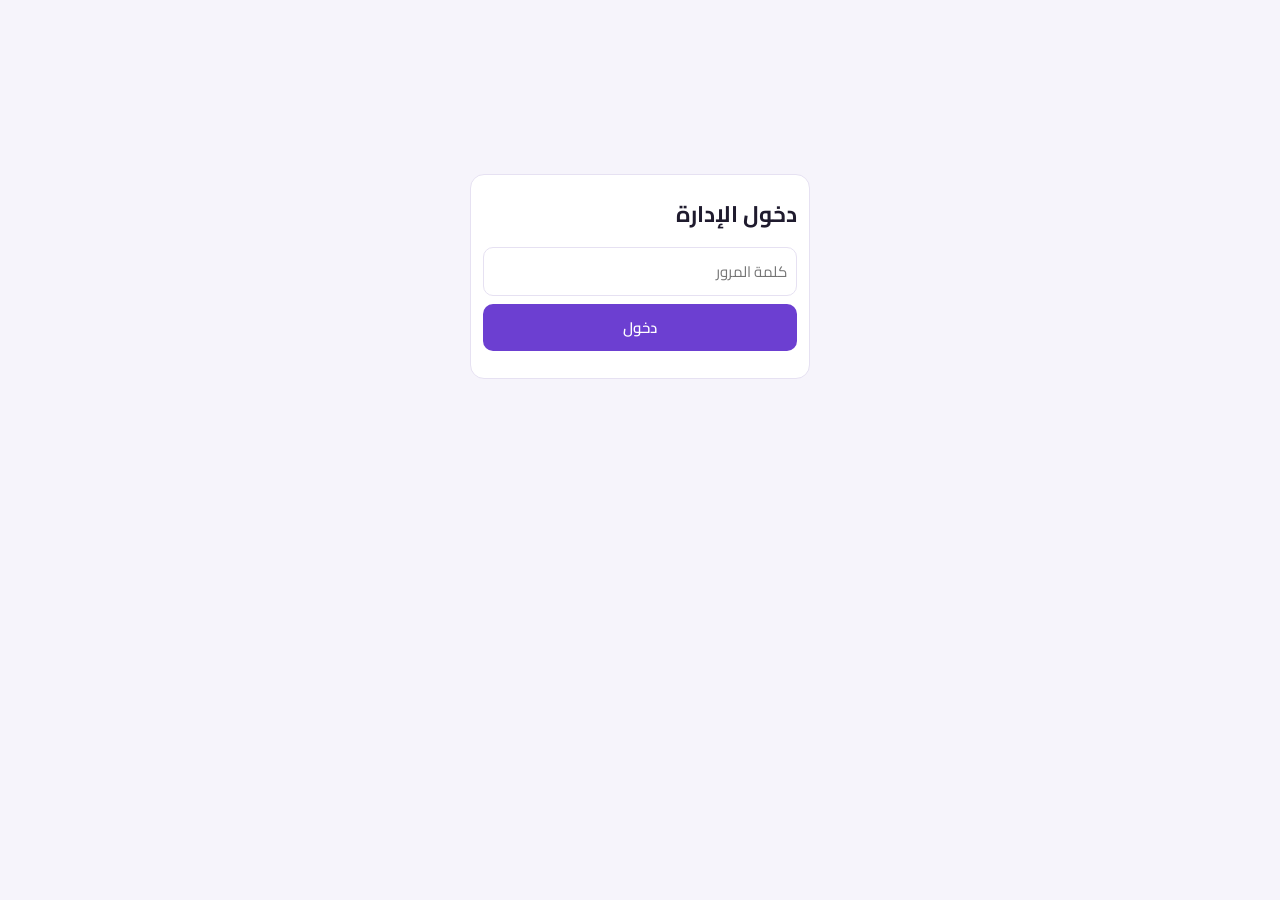
<file: admin.html>
<!DOCTYPE html>
<html lang="ar" dir="rtl">
<head>
<meta charset="utf-8">
<meta name="viewport" content="width=device-width, initial-scale=1">
<title>إدارة المدرسة</title>
<link rel="stylesheet" href="https://fonts.googleapis.com/css2?family=Cairo:wght@400;600;800&display=swap">
<style>
:root{--bg:#f6f4fb;--c:#fff;--t:#1f1b2e;--m:#6b6680;--p:#6c3fd1;--b:#e6e1f2;--r:#b42318;--rb:#fde8e8;--g:#0f8f77}
@media(prefers-color-scheme:dark){:root{--bg:#15121f;--c:#201b30;--t:#f1eefb;--m:#a49fba;--b:#332c4a;--rb:#4a1f24;--r:#ff9a92}}
*{box-sizing:border-box}body{margin:0;background:var(--bg);color:var(--t);font:15px Cairo,sans-serif;padding:12px}
h2{margin:6px 0 12px}.card{background:var(--c);border:1px solid var(--b);border-radius:14px;padding:12px;margin:10px 0}
input,select,textarea,button{font:inherit;padding:9px;border-radius:10px;border:1px solid var(--b);background:var(--c);color:var(--t)}
button{background:var(--p);color:#fff;border:0;cursor:pointer;font-weight:600}button.alt{background:var(--c);color:var(--p);border:1px solid var(--p)}
.row{display:flex;gap:8px;flex-wrap:wrap;align-items:center}.tabs{display:flex;gap:6px;overflow-x:auto;margin-bottom:8px}
.tabs button{background:var(--c);color:var(--t);border:1px solid var(--b);white-space:nowrap}.tabs button.on{background:var(--p);color:#fff}
.sc{overflow-x:auto}table{width:100%;border-collapse:collapse;min-width:520px}th,td{padding:7px;border-bottom:1px solid var(--b);text-align:right}
.k{display:grid;grid-template-columns:repeat(auto-fit,minmax(130px,1fr));gap:8px}.k div{background:var(--c);border:1px solid var(--b);border-radius:12px;padding:10px}
.k b{font-size:22px;display:block;color:var(--p)}.warn{background:var(--rb);color:var(--r);padding:2px 8px;border-radius:99px;font-weight:700;white-space:nowrap}
.bar{height:8px;background:var(--b);border-radius:9px;min-width:80px}.bar i{display:block;height:100%;background:var(--r);border-radius:9px}
.m{color:var(--m)}#ld{position:fixed;inset:0;background:#0006;display:none;place-items:center;color:#fff;font-weight:800;z-index:9}
#login{max-width:340px;margin:18vh auto}.ab{display:flex;align-items:center;gap:8px;padding:7px 0;border-bottom:1px solid var(--b)}.ab label{flex:1}
.err{color:var(--r)}#sync{font-size:13px;margin:4px 0}input[type=file]{width:100%;margin:6px 0}
</style>
</head>
<body>
<div id="ld">جاري التحميل...</div>
<div id="login" class="card"><h2>دخول الإدارة</h2><input id="pw" type="password" placeholder="كلمة المرور" style="width:100%"><button id="go" style="width:100%;margin-top:8px">دخول</button><p class="m" id="lm"></p></div>
<div id="main" hidden>
<div class="row m" id="sync"></div>
<div class="tabs" id="tabs"></div>
<div id="v"></div>
</div>
<script>
var API="https://sheetdb.io/api/v1/4f6j4m9d8po12";
var PASS_HASH="fe2e67ef8c907f13755006e274dc9e091ed8a6ebcf74e846f440310f04035939"; // SHA-256 لكلمة المرور (الافتراضية: zewail2026)
var MAXABS=15;
var D={st:[],at:[],gr:[]},IX={};
function $(i){return document.getElementById(i)}
function esc(s){var d=document.createElement("div");d.textContent=s==null?"":s;return d.innerHTML}
function ld(on){$("ld").style.display=on?"grid":"none"}
function ymd(d){var z=new Date(d.getTime()-d.getTimezoneOffset()*6e4);return z.toISOString().slice(0,10)}
function add(d,n){var x=new Date(d+"T00:00:00");x.setDate(x.getDate()+n);return ymd(x)}
function yearStart(){var n=new Date(),y=n.getMonth()>=8?n.getFullYear():n.getFullYear()-1;return y+"-09-01"}
function api(m,p,b){var c=window.AbortController?new AbortController():null,t=setTimeout(function(){c&&c.abort()},25000);return fetch(API+p,{method:m,signal:c&&c.signal,headers:{"Content-Type":"application/json"},body:b?JSON.stringify(b):undefined}).then(function(r){clearTimeout(t);if(!r.ok&&m!=="DELETE")throw 0;return r},function(e){clearTimeout(t);throw e})}
function getS(s){return api("GET","?sheet="+s).then(function(r){return r.json()})}
function S256(a){function R(v,n){return v>>>n|v<<32-n}var P=Math.pow,W=P(2,32),res="",w=[],bl=a.length*8,h=[],k=[],pc=0,cp={},i,j,c;
for(c=2;pc<64;c++)if(!cp[c]){for(i=0;i<313;i+=c)cp[i]=c;h[pc]=P(c,.5)*W|0;k[pc++]=P(c,1/3)*W|0}
a+="\x80";while(a.length%64-56)a+="\x00";for(i=0;i<a.length;i++)w[i>>2]|=a.charCodeAt(i)<<(3-i)%4*8;w[w.length]=bl/W|0;w[w.length]=bl;
for(j=0;j<w.length;){var x=w.slice(j,j+=16),o=h;h=h.slice(0,8);for(i=0;i<64;i++){var a15=x[i-15],a2=x[i-2],A=h[0],E=h[4],t1=h[7]+(R(E,6)^R(E,11)^R(E,25))+(E&h[5]^~E&h[6])+k[i]+(x[i]=i<16?x[i]:x[i-16]+(R(a15,7)^R(a15,18)^a15>>>3)+x[i-7]+(R(a2,17)^R(a2,19)^a2>>>10)|0),t2=(R(A,2)^R(A,13)^R(A,22))+(A&h[1]^A&h[2]^h[1]&h[2]);h=[t1+t2|0].concat(h);h[4]=h[4]+t1|0}for(i=0;i<8;i++)h[i]=h[i]+o[i]|0}
for(i=0;i<8;i++)for(j=3;j+1;j--){c=h[i]>>j*8&255;res+=(c<16?"0":"")+c.toString(16)}return res}
function sha(t){if(window.crypto&&crypto.subtle&&crypto.subtle.digest)return crypto.subtle.digest("SHA-256",new TextEncoder().encode(t)).then(function(b){return Array.from(new Uint8Array(b)).map(function(x){return x.toString(16).padStart(2,"0")}).join("")}).catch(function(){return S256(unescape(encodeURIComponent(t)))});return Promise.resolve(S256(unescape(encodeURIComponent(t))))}

// تحميل البيانات مرة واحدة بالتوازي وبعدها ندخل الواجهة (بدون تعليق)
function load(){var c=null,sy=$("sync");try{c=JSON.parse(sessionStorage.getItem("zc"))}catch(e){}
if(c&&c.st){D=c;index()}sy.textContent="جاري تحديث البيانات…";
return Promise.all([getS("students"),getS("attendance"),getS("grades")]).then(function(R){D={st:R[0].filter(function(s){return s.code}),at:R[1],gr:R[2]};index();try{sessionStorage.setItem("zc",JSON.stringify(D))}catch(e){}sy.textContent="تم التحديث ✓";return 1}).catch(function(){sy.innerHTML='<span class="err">تعذّر الاتصال'+(D.st.length?" — معروض آخر نسخة محفوظة":"")+'</span> <button class="alt" onclick="enter2()">إعادة المحاولة</button>';return 0})}
function enter2(){load().then(function(){if({stats:1,mon:1,warn:1}[CT])tab(CT)})}
function savg(f,t){var s=0,n=0;Object.keys(IX.sc).forEach(function(c){IX.sc[c].forEach(function(x){if(x[0]>=f&&x[0]<=t){s+=x[1];n++}})});return n?s/n:null}
function pct(v){return v==null?"—":Math.round(v)+"%"}
function mname(m){try{return new Date(m+"-01T00:00:00").toLocaleDateString("ar-EG",{month:"long",year:"numeric"})}catch(e){return m}}
function dl(name,L){var q=function(v){return'"'+String(v==null?"":v).replace(/"/g,'""')+'"'},b=new Blob(["\ufeff"+L.map(function(r){return r.map(q).join(",")}).join("\n")],{type:"text/csv;charset=utf-8"}),a=document.createElement("a");a.href=URL.createObjectURL(b);a.download=name;a.click()}
function waurl(p,t){p=String(p||"").replace(/\D/g,"");if(!p)return"";if(p[0]==="0")p="2"+p;return"https://wa.me/"+p+"?text="+encodeURIComponent(t)}
var R1=null,R2=null;
function index(){IX={days:{},abs:{},sc:{}};
 D.at.forEach(function(r){if(!r.date)return;IX.days[r.date]=1;if(r.status==="absent"){(IX.abs[r.code]=IX.abs[r.code]||[]).push(r.date)}});
 D.gr.forEach(function(r){var m=+r.max;if(m>0&&r.score!==""&&r.score!=null)(IX.sc[r.code]=IX.sc[r.code]||[]).push([r.date||"",+r.score/m*100])})}
function avg(code,f,t){var a=(IX.sc[code]||[]).filter(function(x){return!f||(x[0]>=f&&x[0]<=t)});if(!a.length)return null;return a.reduce(function(s,x){return s+x[1]},0)/a.length}
function cnt(code,f,t){return(IX.abs[code]||[]).filter(function(d){return d>=f&&d<=t}).length}
function daysIn(f,t){return Object.keys(IX.days).filter(function(d){return d>=f&&d<=t}).length}

var TABS=[["stats","الإحصائيات"],["mon","شهري"],["warn","الإنذارات"],["att","تسجيل الحضور"],["grd","الدرجات"],["stu","الطلبة"]];
var CT="stats";function tab(k){CT=k;$("tabs").innerHTML=TABS.map(function(t){return'<button class="'+(t[0]===k?"on":"")+'" onclick="tab(\''+t[0]+'\')">'+t[1]+"</button>"}).join("");V[k]()}

var R0=null;
var V={
stats:function(){var t=ymd(new Date()),n=new Date(),dow=(n.getDay()+1)%7,ws=add(t,-dow);
 $("v").innerHTML='<h2>إحصائيات الحضور والدرجات</h2><div class="card row"><select id="pr"><option value="w">هذا الأسبوع</option><option value="w2">آخر أسبوعين</option><option value="m">هذا الشهر</option><option value="c">فترة محددة</option></select><input type="date" id="f"><input type="date" id="t"><button id="sh">عرض</button><button class="alt" id="dl">تنزيل التقرير</button></div><div id="o"></div>';
 $("f").value=ws;$("t").value=t;
 $("pr").onchange=function(){var v=this.value;if(v==="w"){$("f").value=ws}else if(v==="w2"){$("f").value=add(ws,-7)}else if(v==="m"){$("f").value=t.slice(0,8)+"01"}$("t").value=t};
 $("sh").onclick=function(){V.run()};$("dl").onclick=function(){V.csv()};V.run()},
run:function(){var f=$("f").value,t=$("t").value;if(!f||!t||f>t){$("o").innerHTML='<p class="err">اختاري فترة صحيحة</p>';return}var ys=yearStart(),nd=daysIn(f,t),N=D.st.length,tot=0,who=0,rows=[],warns=0;
 D.st.forEach(function(s){var a=cnt(s.code,f,t),y=cnt(s.code,ys,"9999"),av=avg(s.code,f,t);tot+=a;if(a)who++;if(y>MAXABS)warns++;rows.push({s:s,a:a,y:y,av:av})});
 rows.sort(function(x,y){return y.a-x.a||y.y-x.y});R0={f:f,t:t,rows:rows,nd:nd,N:N,tot:tot,who:who,warns:warns};
 var rate=nd&&N?tot/(nd*N)*100:0,wk="";
 for(var s=f,i=1;s<=t;s=add(s,7),i++){var e=add(s,6);if(e>t)e=t;var d=daysIn(s,e),a=0;D.st.forEach(function(x){a+=cnt(x.code,s,e)});var r=d&&N?a/(d*N)*100:0;
  wk+='<tr><td>أسبوع '+i+'</td><td>'+s+' ← '+e+'</td><td>'+d+'</td><td>'+a+'</td><td>'+r.toFixed(1)+'%</td><td><div class="bar"><i style="width:'+Math.min(100,r)+'%"></i></div></td></tr>'}
 R0.rate=rate;R0.wk=wk;
 $("o").innerHTML='<div class="k"><div>عدد الطالبات<b>'+N+'</b></div><div>غائبات في الفترة<b>'+who+'</b></div><div>نسبة الغياب<b>'+rate.toFixed(1)+'%</b></div><div>أيام مسجلة<b>'+nd+'</b></div><div>متوسط الدرجات<b>'+pct(savg(f,t))+'</b></div><div>إنذارات (+'+MAXABS+' يوم)<b>'+warns+'</b></div></div>'
 +'<div class="card sc"><b>النسبة لكل أسبوع</b><table><tr><th></th><th>الفترة</th><th>أيام</th><th>غياب</th><th>النسبة</th><th></th></tr>'+wk+'</table></div>'
 +'<div class="card sc"><table><tr><th>الاسم</th><th>الفصل</th><th>غياب الفترة</th><th>غياب السنة</th><th>المعدل</th><th>الحالة</th></tr>'
 +rows.map(function(x){return'<tr><td>'+esc(x.s.name)+'</td><td>'+esc(x.s["class"]||"")+'</td><td>'+x.a+'</td><td>'+x.y+'</td><td>'+(x.av==null?"—":Math.round(x.av)+"%")+'</td><td>'+(x.y>MAXABS?'<span class="warn">إنذار</span>':"")+"</td></tr>"}).join("")+"</table></div>"},
csv:function(){if(!R0)return;var q=function(v){return'"'+String(v==null?"":v).replace(/"/g,'""')+'"'},L=[];
 L.push(["تقرير الحضور والغياب",R0.f,R0.t].map(q).join(","));
 L.push(["عدد الطالبات",R0.N].map(q).join(","));L.push(["عدد الغائبات في الفترة",R0.who].map(q).join(","));
 L.push(["نسبة الغياب بالمدرسة",R0.rate.toFixed(1)+"%"].map(q).join(","));L.push(["عدد الإنذارات",R0.warns].map(q).join(","));L.push("");
 L.push(["الكود","الاسم","الفصل","غياب الفترة","غياب السنة","المعدل","الحالة"].map(q).join(","));
 R0.rows.forEach(function(x){L.push([x.s.code,x.s.name,x.s["class"],x.a,x.y,x.av==null?"":Math.round(x.av)+"%",x.y>MAXABS?"إنذار":""].map(q).join(","))});
 var b=new Blob(["\ufeff"+L.join("\n")],{type:"text/csv;charset=utf-8"}),a=document.createElement("a");a.href=URL.createObjectURL(b);a.download="report_"+R0.f+"_"+R0.t+".csv";a.click()},

att:function(){var t=ymd(new Date());
 $("v").innerHTML='<h2>تسجيل الحضور</h2><div class="card row"><input type="date" id="ad" value="'+t+'"><select id="ac"></select><button id="ar">تحديد الكل حاضرة</button><button id="as">حفظ</button></div><div class="card" id="al"></div>';
 var cl=Object.keys(D.st.reduce(function(o,s){o[s["class"]||""]=1;return o},{}));$("ac").innerHTML='<option value="">كل الفصول</option>'+cl.map(function(c){return"<option>"+esc(c)+"</option>"}).join("");
 function draw(){var d=$("ad").value,c=$("ac").value,ab=(D.at.filter(function(r){return r.date===d&&r.status==="absent"})).map(function(r){return r.code});
  $("al").innerHTML=D.st.filter(function(s){return!c||s["class"]===c}).map(function(s){return'<div class="ab"><label for="x'+esc(s.code)+'">'+esc(s.name)+'</label><input type="checkbox" id="x'+esc(s.code)+'" data-c="'+esc(s.code)+'"'+(ab.indexOf(s.code)>-1?" checked":"")+'> غائبة</div>'}).join("")||'<p class="m">لا يوجد طلبة. أضيفيهم من تبويب الطلبة.</p>'}
 $("ad").onchange=$("ac").onchange=draw;$("ar").onclick=function(){document.querySelectorAll("#al input").forEach(function(i){i.checked=false})};draw();
 $("as").onclick=function(){var d=$("ad").value,c=$("ac").value;if(!d)return;
  var inScope={};D.st.forEach(function(s){if(!c||s["class"]===c)inScope[s.code]=1});
  var marks={};document.querySelectorAll("#al input").forEach(function(i){marks[i.dataset.c]=i.checked});
  var keep=D.at.filter(function(r){return r.date===d&&r.code!=="_DAY"&&!inScope[r.code]&&r.status==="absent"});
  var rows=[{date:d,code:"_DAY",status:"day"}];keep.forEach(function(r){rows.push({date:d,code:r.code,status:"absent"})});
  Object.keys(marks).forEach(function(k){if(marks[k])rows.push({date:d,code:k,status:"absent"})});
  ld(1);api("DELETE","/date/"+encodeURIComponent(d)+"?sheet=attendance").then(function(){return api("POST","?sheet=attendance",{data:rows})}).then(function(){D.at=D.at.filter(function(r){return r.date!==d}).concat(rows);index();ld(0);alert("تم الحفظ")}).catch(function(){ld(0);alert("حصلت مشكلة في الحفظ، جرّب تاني.")})}},

grd:function(){var t=ymd(new Date());
 $("v").innerHTML='<h2>الدرجات</h2><div class="card row"><input id="gs" placeholder="المادة"><input id="gm" type="number" placeholder="الدرجة النهائية" value="20" style="width:130px"><input id="gd" type="date" value="'+t+'"><button id="gv">حفظ</button></div><div class="card" id="gl">'+D.st.map(function(s){return'<div class="ab"><label>'+esc(s.name)+'</label><input type="number" step="0.5" data-c="'+esc(s.code)+'" style="width:90px"></div>'}).join("")+"</div>";
 $("gv").onclick=function(){var s=$("gs").value.trim(),m=$("gm").value,d=$("gd").value,rows=[];if(!s||!m){alert("اكتب المادة والدرجة النهائية");return}
  document.querySelectorAll("#gl input").forEach(function(i){if(i.value!=="")rows.push({code:i.dataset.c,subject:s,score:i.value,max:m,date:d})});if(!rows.length)return;
  ld(1);api("POST","?sheet=grades",{data:rows}).then(function(){D.gr=D.gr.concat(rows);index();ld(0);alert("تم حفظ "+rows.length+" درجة");document.querySelectorAll("#gl input").forEach(function(i){i.value=""})}).catch(function(){ld(0);alert("حصلت مشكلة في الحفظ.")})}},

stu:function(){var ys=yearStart();
$("v").innerHTML='<h2>الطلبة ('+D.st.length+')</h2><div class="card"><input id="sq" type="search" placeholder="بحث بالاسم أو الكود" style="width:100%"></div><div class="card sc" id="sl"></div><div class="card"><p class="m">استيراد: اختاري ملف CSV أو الصقي الطالبات، كل واحدة في سطر: <b>الكود,الاسم,الفصل,تليفون ولي الأمر</b></p><input type="file" id="sf" accept=".csv,.txt"><textarea id="im" rows="4" style="width:100%" dir="ltr"></textarea><button id="ib">استيراد</button></div>';
function draw(){var q=$("sq").value.trim(),L=D.st.filter(function(s){return!q||(s.name+" "+s.code).indexOf(q)>-1});
$("sl").innerHTML='<table><tr><th>الكود</th><th>الاسم</th><th>الفصل</th><th>تليفون ولي الأمر</th><th>غياب السنة</th><th>المعدل</th></tr>'+L.slice(0,300).map(function(s){var y=cnt(s.code,ys,"9999");return'<tr><td>'+esc(s.code)+'</td><td>'+esc(s.name)+'</td><td>'+esc(s["class"])+'</td><td dir="ltr">'+esc(s.phone)+'</td><td>'+(y>MAXABS?'<span class="warn">'+y+'</span>':y)+'</td><td>'+pct(avg(s.code))+'</td></tr>'}).join("")+'</table>'+(L.length>300?'<p class="m">معروض أول 300، استخدمي البحث.</p>':"")}
$("sq").oninput=draw;draw();
$("sf").onchange=function(){var f=this.files[0];if(!f)return;var r=new FileReader();r.onload=function(){$("im").value=r.result};r.readAsText(f,"utf-8")};
$("ib").onclick=function(){var rows=$("im").value.replace(/^\ufeff/,"").split(/\r?\n/).map(function(l){return l.split(/[,\t]/).map(function(x){return x.trim()})}).filter(function(a){return a[0]&&a[1]&&a[0]!=="code"&&a[0]!=="الكود"}).map(function(a){return{code:a[0],name:a[1],"class":a[2]||"",phone:a[3]||""}});
var have={};D.st.forEach(function(s){have[s.code]=1});rows=rows.filter(function(r){return!have[r.code]});if(!rows.length){alert("مفيش طلبة جديدة");return}
ld(1);api("POST","?sheet=students",{data:rows}).then(function(){D.st=D.st.concat(rows);ld(0);alert("تم استيراد "+rows.length+" طالبة");V.stu()}).catch(function(){ld(0);alert("حصلت مشكلة في الاستيراد.")})}},

mon:function(){$("v").innerHTML='<h2>التقرير الشهري</h2><div class="card row"><input type="month" id="mm" value="'+ymd(new Date()).slice(0,7)+'"><button class="alt" id="md">تنزيل التقرير</button></div><div id="mo"></div>';
$("mm").onchange=V.mrun;$("md").onclick=function(){if(R2)dl("monthly_"+R2.m+".csv",R2.L)};V.mrun()},
mrun:function(){var m=$("mm").value;if(!m)return;var f=m+"-01",t=m+"-31",ys=yearStart(),nd=daysIn(f,t),N=D.st.length,rows=[],tot=0,wn=0;
D.st.forEach(function(s){var a=cnt(s.code,f,t),y=cnt(s.code,ys,"9999");tot+=a;if(y>MAXABS)wn++;rows.push({s:s,a:a,y:y,av:avg(s.code,f,t)})});
rows.sort(function(x,y){return y.a-x.a||y.y-x.y});var rate=nd&&N?tot/(nd*N)*100:0,ov="",y0=+ys.slice(0,4);
for(var i=0;i<10;i++){var d0=new Date(y0,8+i,1),k=d0.getFullYear()+"-"+("0"+(d0.getMonth()+1)).slice(-2),d=daysIn(k+"-01",k+"-31");if(!d)continue;var a=0;D.st.forEach(function(s){a+=cnt(s.code,k+"-01",k+"-31")});var r=N?a/(d*N)*100:0;
ov+='<tr><td>'+mname(k)+'</td><td>'+d+'</td><td>'+a+'</td><td>'+r.toFixed(1)+'%</td><td>'+(100-r).toFixed(1)+'%</td><td>'+pct(savg(k+"-01",k+"-31"))+'</td></tr>'}
var L=[["تقرير شهر",mname(m)],["عدد الطالبات",N],["أيام مسجلة",nd],["نسبة الغياب",rate.toFixed(1)+"%"],["متوسط الدرجات",pct(savg(f,t))],[],["الكود","الاسم","الفصل","غياب الشهر","نسبة الحضور","غياب السنة","معدل الشهر","الحالة"]];
var tb=rows.map(function(x){var ap=nd?(100-x.a/nd*100).toFixed(0)+"%":"—";L.push([x.s.code,x.s.name,x.s["class"],x.a,ap,x.y,pct(x.av),x.y>MAXABS?"إنذار":""]);return'<tr><td>'+esc(x.s.name)+'</td><td>'+x.a+'</td><td>'+ap+'</td><td>'+x.y+'</td><td>'+pct(x.av)+'</td><td>'+(x.y>MAXABS?'<span class="warn">إنذار</span>':"")+'</td></tr>'}).join("");
R2={m:m,L:L};
$("mo").innerHTML='<div class="k"><div>الطالبات<b>'+N+'</b></div><div>أيام مسجلة<b>'+nd+'</b></div><div>نسبة الغياب<b>'+rate.toFixed(1)+'%</b></div><div>متوسط الدرجات<b>'+pct(savg(f,t))+'</b></div><div>إنذارات<b>'+wn+'</b></div></div>'
+'<div class="card sc"><b>كل شهور السنة</b><table><tr><th>الشهر</th><th>أيام</th><th>غياب</th><th>نسبة الغياب</th><th>نسبة الحضور</th><th>معدل الدرجات</th></tr>'+ov+'</table></div>'
+'<div class="card sc"><b>'+mname(m)+'</b><table><tr><th>الاسم</th><th>غياب الشهر</th><th>نسبة الحضور</th><th>غياب السنة</th><th>معدل الشهر</th><th>الحالة</th></tr>'+tb+'</table></div>'},

warn:function(){var ys=yearStart(),L=[],pu=location.href.split(/[?#]/)[0].replace(/[^\/]*$/,"")+"parent.html";
D.st.forEach(function(s){var d=(IX.abs[s.code]||[]).filter(function(x){return x>=ys}).sort();if(d.length>MAXABS-5)L.push({s:s,n:d.length,w:d[MAXABS]||""})});
L.sort(function(a,b){return b.n-a.n});R1=L;
var tb=L.map(function(x){var m=x.n>MAXABS,u=waurl(x.s.phone,"السلام عليكم، نفيدكم بأن الطالبة "+String(x.s.name).trim()+" بلغ غيابها "+x.n+" يوم"+(m?" وتجاوزت الحد المسموح ("+MAXABS+" يوم) وتم توجيه إنذار لها":" وتقترب من حد الإنذار ("+MAXABS+" يوم)")+". للاطلاع على التفاصيل: "+pu);
return'<tr><td>'+esc(x.s.name)+'</td><td>'+x.n+'</td><td>'+(m?x.w:"")+'</td><td>'+(m?'<span class="warn">إنذار</span>':'<span class="m">قرب ('+x.n+'/'+MAXABS+')</span>')+'</td><td>'+(u?'<a href="'+u+'" target="_blank" rel="noopener">واتساب</a>':"")+'</td></tr>'}).join("");
$("v").innerHTML='<h2>الإنذارات</h2><div class="card row"><span class="m">الإنذار = غياب أكثر من '+MAXABS+' يوم من بداية العام، ويظهر تلقائيًا لولي الأمر في صفحة parent.html. التنبيه المبكر من '+(MAXABS-4)+' يوم.</span><button class="alt" id="wd">تنزيل</button></div><div class="card sc"><table><tr><th>الاسم</th><th>أيام الغياب</th><th>تاريخ الإنذار</th><th>الحالة</th><th></th></tr>'+(tb||'<tr><td colspan="5" class="m">مفيش إنذارات حاليًا</td></tr>')+'</table></div>';
$("wd").onclick=function(){dl("warnings_"+ymd(new Date())+".csv",[["الكود","الاسم","الفصل","أيام الغياب","تاريخ الإنذار","الحالة","تليفون ولي الأمر"]].concat(L.map(function(x){return[x.s.code,x.s.name,x.s["class"],x.n,x.n>MAXABS?x.w:"",x.n>MAXABS?"إنذار":"قرب",x.s.phone]})))}}
};

function enter(){$("login").hidden=true;$("main").hidden=false;tab("stats");enter2()}
$("go").onclick=function(){sha($("pw").value).then(function(h){if(h===PASS_HASH){try{sessionStorage.setItem("adm","1")}catch(e){}enter()}else $("lm").textContent="كلمة المرور غير صحيحة"}).catch(function(){$("lm").textContent="حصل خطأ، جرّبي تاني"})};
$("pw").onkeydown=function(e){if(e.key==="Enter")$("go").onclick()};
try{if(sessionStorage.getItem("adm")==="1")enter()}catch(e){}
</script>
</body>
</html>
</file>
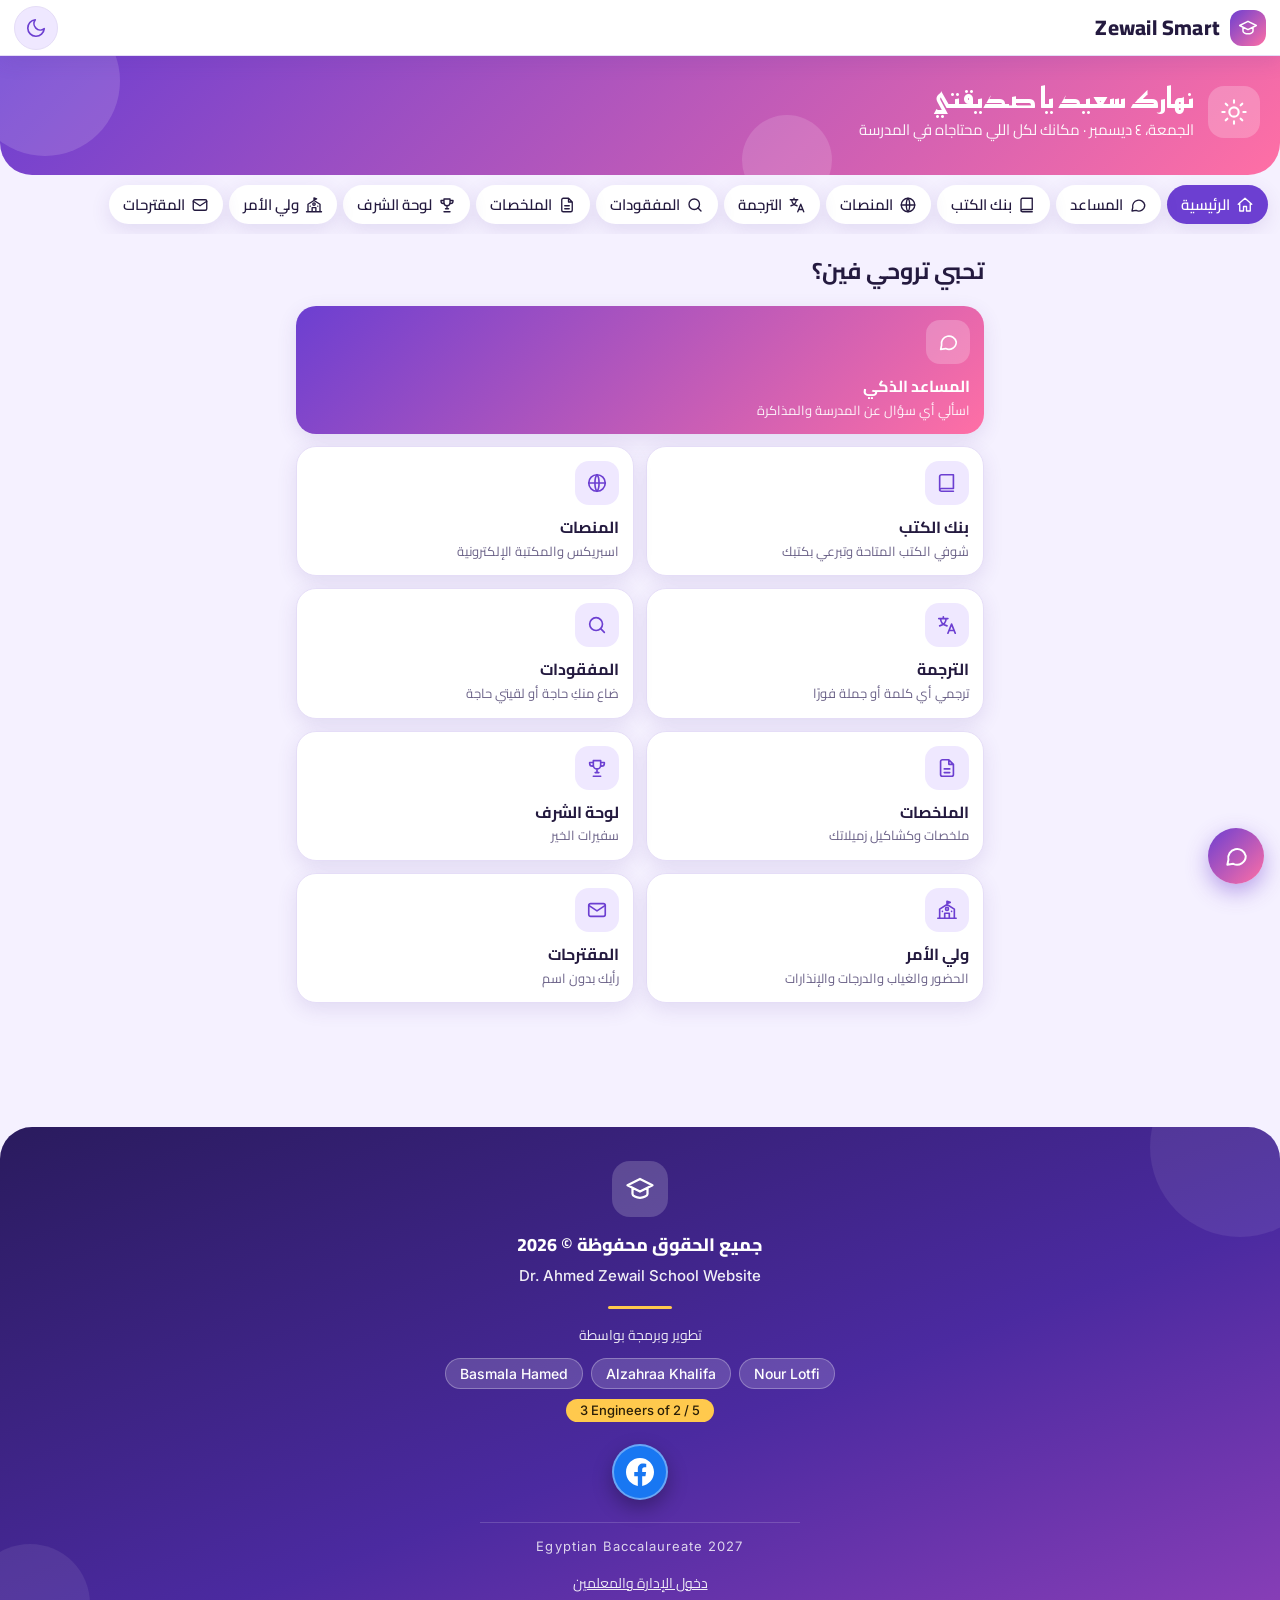
<file: index-24.html>
<!DOCTYPE html>
<html lang="ar" dir="rtl">
<head>
<meta charset="utf-8">
<meta name="viewport" content="width=device-width, initial-scale=1, viewport-fit=cover">
<title>Zewail Smart</title>
<script>try{var th=localStorage.getItem("theme");if(th==="dark"||th==="light")document.documentElement.setAttribute("data-theme",th)}catch(e){}</script>
<link rel="stylesheet" href="https://fonts.googleapis.com/css2?family=Cairo:wght@400;600;800&family=Reem+Kufi:wght@600&family=Inter:wght@400;500&display=swap">
<link rel="stylesheet" href="style.css">
<style>
#adminRoot{padding:0}
[hidden]{display:none!important}
#adminRoot .login{min-height:100vh;display:grid;place-items:center;padding:16px}
#adminRoot .lbox{width:100%;max-width:400px;background:var(--surface);border:1px solid var(--line);border-radius:22px;padding:22px;box-shadow:var(--sh)}
#adminRoot .lbox h1{font-size:20px;margin:0 0 12px}
#adminRoot .lbox .btn{width:100%;justify-content:center;padding:11px}
#adminRoot .err{color:var(--bad);font-weight:700;min-height:22px;margin:8px 0 0}
#adminRoot .spin{width:16px;height:16px;border:2.5px solid rgba(255,255,255,.4);border-top-color:#fff;border-radius:50%;animation:sp .7s linear infinite}
@keyframes sp{to{transform:rotate(360deg)}}
#adminRoot .top{position:sticky;top:0;z-index:8;display:flex;align-items:center;gap:10px;padding:10px 14px;background:var(--surface);border-bottom:1px solid var(--line)}
#adminRoot .top b{font-size:18px}
#adminRoot .top .who{margin-inline-start:auto;color:var(--muted);font-size:14px}
#adminRoot .btn.sm{padding:4px 12px;font-size:14px}
#adminRoot .tabs{position:sticky;top:53px;z-index:7;display:flex;gap:6px;overflow-x:auto;padding:8px 12px;background:var(--bg);scrollbar-width:none}
#adminRoot .tabs a{flex:none;padding:6px 14px;border-radius:999px;background:var(--surface);color:var(--ink);text-decoration:none;font-weight:600;font-size:15px;box-shadow:var(--sh);cursor:pointer}
#adminRoot .tabs a.on{background:var(--p);color:var(--surface)}
#adminRoot #view{max-width:1200px;margin:auto;padding:8px 14px 80px}
#adminRoot .kpis{display:grid;grid-template-columns:repeat(auto-fit,minmax(150px,1fr));gap:10px;margin:10px 0}
#adminRoot .kpi{background:var(--surface);border:1px solid var(--line);border-radius:16px;padding:12px 14px;box-shadow:var(--sh)}
#adminRoot .kpi b{display:block;font-size:26px;line-height:1.3}
#adminRoot .kpi span{color:var(--muted);font-size:13px}
#adminRoot .kpi.warn b{color:var(--bad)}
#adminRoot .kpi.ok b{color:var(--mint)}
#adminRoot .panel{background:var(--surface);border:1px solid var(--line);border-radius:18px;padding:14px;margin:12px 0;box-shadow:var(--sh)}
#adminRoot .panel h3{margin:0 0 8px;font-size:17px}
#adminRoot .two{display:grid;grid-template-columns:1fr;gap:12px}
@media(min-width:900px){#adminRoot .two{grid-template-columns:1fr 1fr}}
#adminRoot .bars{display:flex;align-items:flex-end;gap:8px;height:150px;padding-top:8px;overflow-x:auto}
#adminRoot .bar{flex:1;min-width:34px;display:flex;flex-direction:column;align-items:center;justify-content:flex-end;height:100%;font-size:12px;color:var(--muted)}
#adminRoot .bar i{display:block;width:70%;background:linear-gradient(var(--p),var(--p2));border-radius:6px 6px 0 0;min-height:2px}
#adminRoot .bar em{font-style:normal;color:var(--ink);font-weight:700}
#adminRoot .hb{display:grid;grid-template-columns:90px 1fr 52px;gap:8px;align-items:center;margin:6px 0;font-size:14px}
#adminRoot .hb div{background:var(--soft);border-radius:999px;height:12px;overflow:hidden}
#adminRoot .hb i{display:block;height:100%;background:var(--p2);border-radius:999px}
#adminRoot .donut{display:flex;gap:14px;align-items:center;flex-wrap:wrap}
#adminRoot .bar-row{display:flex;height:22px;border-radius:999px;overflow:hidden;background:var(--soft);flex:1;min-width:200px}
#adminRoot .bar-row i{display:block;height:100%}
#adminRoot .lg{display:flex;gap:12px;flex-wrap:wrap;font-size:13px;color:var(--muted);margin-top:6px}
#adminRoot .lg s{display:inline-block;width:10px;height:10px;border-radius:50%;margin-inline-end:4px;text-decoration:none}
#adminRoot .filters{display:flex;flex-wrap:wrap;gap:8px;align-items:end}
#adminRoot .filters>div{flex:1;min-width:130px}
#adminRoot .filters input,#adminRoot .filters select{margin:2px 0 0}
#adminRoot .tw{overflow-x:auto;border:1px solid var(--line);border-radius:14px;background:var(--surface)}
#adminRoot table.t{border-collapse:collapse;width:100%;font-size:14px;min-width:760px}
#adminRoot .t th,#adminRoot .t td{padding:8px 10px;text-align:start;border-bottom:1px solid var(--line);white-space:nowrap}
#adminRoot .t th{background:var(--soft);position:sticky;top:0;font-weight:700}
#adminRoot .t tr:hover td{background:color-mix(in srgb,var(--soft) 50%,transparent)}
#adminRoot .t td.n{white-space:normal;min-width:180px}
#adminRoot .pill{display:inline-block;border-radius:999px;padding:0 10px;font-size:12px;font-weight:800}
#adminRoot .pill.g{background:color-mix(in srgb,var(--mint) 25%,var(--surface));color:var(--ink)}
#adminRoot .pill.y{background:var(--gold);color:#2a1f08}
#adminRoot .pill.r{background:var(--bad);color:#fff}
#adminRoot .pill.m{background:var(--soft);color:var(--muted)}
#adminRoot .pager{display:flex;gap:8px;align-items:center;justify-content:center;margin:10px 0;flex-wrap:wrap}
#adminRoot .rowb{display:flex;gap:8px;flex-wrap:wrap;margin:8px 0}
#adminRoot .seg{display:inline-flex;border:1.5px solid var(--line);border-radius:12px;overflow:hidden}
#adminRoot .seg label{padding:4px 10px;cursor:pointer;font-size:13px;border-inline-end:1px solid var(--line)}
#adminRoot .seg input{display:none;width:auto}
#adminRoot .seg input:checked+span{font-weight:800}
#adminRoot .seg label:has(input:checked){background:var(--p);color:var(--surface)}
#adminRoot .seg label:has(input[value=absent]:checked){background:var(--bad);color:#fff}
#adminRoot .seg label:has(input[value=late]:checked){background:var(--gold);color:#2a1f08}
#adminRoot .modal{position:fixed;inset:0;background:rgba(0,0,0,.5);z-index:20;display:grid;place-items:center;padding:10px}
#adminRoot .mbox{background:var(--surface);color:var(--ink);border-radius:20px;width:100%;max-width:820px;max-height:92vh;overflow:auto;padding:16px}
#adminRoot .mx{float:inline-end}
#adminRoot .toast{position:fixed;bottom:20px;left:50%;transform:translateX(-50%) translateY(30px);background:var(--ink);color:var(--surface);padding:10px 18px;border-radius:12px;opacity:0;pointer-events:none;transition:.25s;z-index:30;max-width:92vw}
#adminRoot .toast.show{opacity:1;transform:translateX(-50%)}
#adminRoot .inl{display:flex;gap:8px;flex-wrap:wrap;align-items:end}
#adminRoot .inl>*{margin:0}
#adminRoot .inl input,#adminRoot .inl select{width:auto;flex:1;min-width:110px}
#adminRoot .skel{height:80px;border-radius:16px;background:linear-gradient(90deg,var(--soft),var(--surface),var(--soft));background-size:200% 100%;animation:sk 1.2s infinite}
@keyframes sk{to{background-position:-200% 0}}
@media print{#adminRoot .top,#adminRoot .tabs,#adminRoot .rowb,#adminRoot .pager,#adminRoot .no-print{display:none!important}}
</style>
</head>
<body>
<svg width="0" height="0" style="position:absolute" aria-hidden="true">
<symbol id="i-home" viewBox="0 0 24 24"><path d="M3 11l9-8 9 8M5 10v10h5v-6h4v6h5V10"/></symbol>
<symbol id="i-book" viewBox="0 0 24 24"><path d="M4 19.5V5a2 2 0 012-2h13v15H6a2 2 0 00-2 2zm0 0A2 2 0 006 21h13"/></symbol>
<symbol id="i-search" viewBox="0 0 24 24"><circle cx="11" cy="11" r="7"/><path d="M20 20l-4-4"/></symbol>
<symbol id="i-file" viewBox="0 0 24 24"><path d="M14 3H7a2 2 0 00-2 2v14a2 2 0 002 2h10a2 2 0 002-2V8zM14 3v5h5M9 13h6M9 17h6"/></symbol>
<symbol id="i-trophy" viewBox="0 0 24 24"><path d="M8 4h8v5a4 4 0 01-8 0zM8 6H4v1a3 3 0 003 3M16 6h4v1a3 3 0 01-3 3M12 13v4M8 21h8M10 17h4"/></symbol>
<symbol id="i-mail" viewBox="0 0 24 24"><rect x="3" y="5" width="18" height="14" rx="2"/><path d="M3 7l9 6 9-6"/></symbol>
<symbol id="i-pencil" viewBox="0 0 24 24"><path d="M4 20l1-4L16 5l3 3L8 19zM14 7l3 3"/></symbol>
<symbol id="i-chat" viewBox="0 0 24 24"><path d="M21 12a8 8 0 01-11.5 7.2L4 20l1-4.5A8 8 0 1121 12z"/></symbol>
<symbol id="i-send" viewBox="0 0 24 24"><path d="M22 2L11 13M22 2l-7 20-4-9-9-4z"/></symbol>
<symbol id="i-moon" viewBox="0 0 24 24"><path d="M21 12.8A9 9 0 1111.2 3a7 7 0 009.8 9.8z"/></symbol>
<symbol id="i-sun" viewBox="0 0 24 24"><circle cx="12" cy="12" r="4"/><path d="M12 2v2M12 20v2M4.9 4.9l1.4 1.4M17.7 17.7l1.4 1.4M2 12h2M20 12h2M4.9 19.1l1.4-1.4M17.7 6.3l1.4-1.4"/></symbol>
<symbol id="i-globe" viewBox="0 0 24 24"><circle cx="12" cy="12" r="9"/><path d="M3 12h18M12 3c3 3 3 15 0 18M12 3c-3 3-3 15 0 18"/></symbol>
<symbol id="i-lang" viewBox="0 0 24 24"><path d="M3 5h10M8 3v2M5 5c0 4 3 7 7 8M11 5c0 4-3 7-7 8M13 21l4-10 4 10M14.5 18h5"/></symbol>
<symbol id="i-ext" viewBox="0 0 24 24"><path d="M14 4h6v6M20 4l-9 9M18 14v5a1 1 0 01-1 1H5a1 1 0 01-1-1V7a1 1 0 011-1h5"/></symbol>
<symbol id="i-play" viewBox="0 0 24 24"><circle cx="12" cy="12" r="9"/><path d="M10 8.5l6 3.5-6 3.5z"/></symbol>
<symbol id="i-layers" viewBox="0 0 24 24"><path d="M12 3l9 5-9 5-9-5zM3 13l9 5 9-5M3 17.5l9 5 9-5"/></symbol>
<symbol id="i-lib" viewBox="0 0 24 24"><path d="M4 21V5M9 21V5M14 21V5M18.5 21l-3-16 4-1 3 16zM3 21h8"/></symbol>
<symbol id="i-swap" viewBox="0 0 24 24"><path d="M7 4L3 8l4 4M3 8h14M17 20l4-4-4-4M21 16H7"/></symbol>
<symbol id="i-copy" viewBox="0 0 24 24"><rect x="9" y="9" width="11" height="11" rx="2"/><path d="M5 15V6a2 2 0 012-2h9"/></symbol>
<symbol id="i-speak" viewBox="0 0 24 24"><path d="M4 9v6h4l5 4V5L8 9zM16.5 8.5a5 5 0 010 7M19 6a8.5 8.5 0 010 12"/></symbol>
<symbol id="i-cap" viewBox="0 0 24 24"><path d="M2 9l10-5 10 5-10 5zM6 11.5V16c0 1.5 3 3 6 3s6-1.5 6-3v-4.5"/></symbol>
<symbol id="i-school" viewBox="0 0 24 24"><path d="M2 21h20M4 21V11l8-5 8 5v10M12 6V2.5l3.5 1.2L12 5M9.5 21v-5.5h5V21M7 13.5h.01M17 13.5h.01"/><circle cx="12" cy="10.8" r="1.6"/></symbol>
</svg>
<header class="appbar">
<a class="brand" href="#home"><span class="lg"><svg class="ic"><use href="#i-cap"/></svg></span><span class="bn" dir="ltr" lang="en">Zewail Smart</span></a>
<button class="tbtn" id="tb" type="button" aria-label="تبديل الوضع الداكن"><svg class="ic" id="ti-moon"><use href="#i-moon"/></svg><svg class="ic" id="ti-sun"><use href="#i-sun"/></svg></button>
</header>
<div class="hero"><div class="blob b1"></div><div class="blob b2"></div>
<div class="logo"><svg class="ic" id="gi"><use href="#i-sun"/></svg></div>
<div><h1 id="gr">أهلاً بكِ</h1><p id="gd">مكانك لكل اللي محتاجاه في المدرسة</p></div></div>
<nav id="nav"></nav>
<main id="app"></main>
<footer class="foot">
<div class="fb1"></div><div class="fb2"></div>
<div class="fin">
<div class="flogo"><svg class="ic"><use href="#i-cap"/></svg></div>
<p class="frights">جميع الحقوق محفوظة © 2026</p>
<p class="fsite" dir="ltr" lang="en">Dr. Ahmed Zewail School Website</p>
<div class="fdiv"></div>
<p class="fby">تطوير وبرمجة بواسطة</p>
<ul class="fdev" dir="ltr" lang="en"><li>Basmala Hamed</li><li>Alzahraa Khalifa</li><li>Nour Lotfi</li></ul>
<p class="fcls" dir="ltr" lang="en">3 Engineers of 2 / 5</p>
<a class="fbk" href="https://www.facebook.com/share/1DrXE6mmeP/" target="_blank" rel="noopener noreferrer" aria-label="صفحتنا على فيسبوك" title="فيسبوك"><svg viewBox="0 0 24 24" width="28" height="28" aria-hidden="true"><path fill="#fff" d="M24 12.073c0-6.627-5.373-12-12-12s-12 5.373-12 12c0 5.99 4.388 10.954 10.125 11.854v-8.385H7.078v-3.47h3.047V9.43c0-3.007 1.792-4.669 4.533-4.669 1.312 0 2.686.235 2.686.235v2.953H15.83c-1.491 0-1.956.925-1.956 1.874v2.25h3.328l-.532 3.47h-2.796v8.385C19.612 23.027 24 18.062 24 12.073z"/></svg></a>
<p class="fbac" dir="ltr" lang="en">Egyptian Baccalaureate 2027</p>
<p class="fby" style="margin-top:14px"><a href="#admin" style="color:#fff">دخول الإدارة والمعلمين</a></p>
</div>
</footer>
<div id="adminRoot" class="adm" hidden>
<div id="a_login" class="login" hidden>
  <form id="a_lf" class="lbox" novalidate>
    <h1>حضور — دخول الإدارة والمعلمين</h1>
    <label for="a_lu">اسم المستخدم</label>
    <input id="a_lu" dir="ltr" autocomplete="username" required>
    <label for="a_lp">كلمة المرور</label>
    <input id="a_lp" type="password" dir="ltr" autocomplete="current-password" required>
    <button class="btn" id="a_lb" type="submit"><span class="spin" id="a_ls" hidden></span><span id="a_lt">تسجيل الدخول</span></button>
    <p class="err" id="a_le" role="alert"></p>
    <p class="note"><a href="index.html">الرجوع لصفحة المدرسة</a></p>
  </form>
</div>

<div id="a_shell" hidden>
  <header class="top">
    <b id="a_sname">حضور</b>
    <span class="who" id="a_who"></span>
    <button class="btn alt sm" id="a_out">خروج</button>
  </header>
  <nav id="a_tabs" class="tabs" aria-label="أقسام اللوحة"></nav>
  <main id="a_view" aria-live="polite"></main>
</div>
<div id="a_modal" class="modal" hidden><div class="mbox" role="dialog" aria-modal="true"><button class="btn alt sm mx" id="a_mx" aria-label="إغلاق">إغلاق ✕</button><div id="a_mb"></div></div></div>
<div id="a_toast" class="toast" role="status"></div>
</div>
<a class="fab" id="fab" href="#chat" aria-label="المساعد الذكي"><svg class="ic"><use href="#i-chat"/></svg></a>
<script>window.HUDUR={API:"https://hudur-api.YOUR-ACCOUNT.workers.dev/api"};/* ضع رابط الـ Worker هنا بعد نشره */</script>
<script>
(function () {
"use strict";
var API = (window.HUDUR && window.HUDUR.API) || "";
var $ = function (i) { return document.getElementById(i); };
var esc = function (s) { return String(s == null ? "" : s).replace(/[&<>"']/g, function (c) { return { "&": "&amp;", "<": "&lt;", ">": "&gt;", '"': "&quot;", "'": "&#39;" }[c]; }); };
var S = { token: null, user: null, settings: null, tab: "dash", students: null, memo: {} };
var PAGE = 25;
try { S.token = sessionStorage.getItem("hudur_t"); S.user = JSON.parse(sessionStorage.getItem("hudur_u") || "null"); } catch (e) {}

// ---------- أدوات ----------
function toast(m) { var t = $("a_toast"); t.textContent = m; t.classList.add("show"); clearTimeout(toast.h); toast.h = setTimeout(function () { t.classList.remove("show"); }, 3500); }
function dow(d) { return new Date(d + "T00:00:00Z").getUTCDay(); }
function addDays(d, n) { var t = new Date(d + "T00:00:00Z"); t.setUTCDate(t.getUTCDate() + n); return t.toISOString().slice(0, 10); }
function cairoToday() { return new Intl.DateTimeFormat("en-CA", { timeZone: "Africa/Cairo" }).format(new Date()); }
function monthEnd(m) { return addDays(addDays(m + "-28", 4).slice(0, 7) + "-01", -1); }
function fmt(n) { return n == null ? "—" : String(n); }
function debounce(f, ms) { var h; return function () { var a = arguments; clearTimeout(h); h = setTimeout(function () { f.apply(null, a); }, ms); }; }

async function api(path, o) {
  o = o || {};
  var ctl = new AbortController(), t = setTimeout(function () { ctl.abort(); }, o.timeout || 25000);
  try {
    var h = { "Content-Type": "application/json" };
    if (S.token) h.Authorization = "Bearer " + S.token;
    var r = await fetch(API + path, { method: o.method || "GET", headers: h, body: o.body ? JSON.stringify(o.body) : undefined, signal: ctl.signal });
    var j = {}; try { j = await r.json(); } catch (e) {}
    if (r.status === 401 && S.token) { logout("انتهت الجلسة، سجّل الدخول من جديد"); throw new Error("انتهت الجلسة"); }
    if (!r.ok) throw new Error(j.error || "حدث خطأ (" + r.status + ")");
    return j;
  } catch (e) {
    if (e.name === "AbortError") throw new Error("انتهت مهلة الاتصال بالخادم، حاول مرة أخرى");
    if (e instanceof TypeError) throw new Error("تعذّر الوصول للخادم. تأكد من الإنترنت ومن رابط الـ Worker في config.js");
    throw e;
  } finally { clearTimeout(t); }
}
function report(from, to) {
  var k = (from || "") + "|" + (to || "");
  if (!S.memo[k]) S.memo[k] = api("/report" + (from ? "?from=" + from + "&to=" + to : "")).catch(function (e) { delete S.memo[k]; throw e; });
  return S.memo[k];
}
function dirty() { S.memo = {}; S.students = null; }
function loading(el) { el.innerHTML = '<div class="skel"></div><div class="skel" style="margin-top:10px"></div>'; }
function fail(el, e) { el.innerHTML = '<p class="note">' + esc(e.message) + '</p><button class="btn alt sm" onclick="location.reload()">إعادة المحاولة</button>'; }

// ---------- الدخول ----------
var busy = false;
function showLogin(msg) { $("a_shell").hidden = true; $("a_login").hidden = false; $("a_le").textContent = msg || ""; }
function logout(msg) { S.token = null; S.user = null; S.memo = {}; try { sessionStorage.clear(); } catch (e) {} showLogin(msg); }
$("a_lf").addEventListener("submit", async function (ev) {
  ev.preventDefault();
  if (busy) return;                                   // منع إرسال الطلب أكثر من مرة
  var u = $("a_lu").value.trim(), p = $("a_lp").value;
  if (!u || !p) { $("a_le").textContent = "اكتب اسم المستخدم وكلمة المرور"; return; }
  busy = true; $("a_lb").disabled = true; $("a_ls").hidden = false; $("a_lt").textContent = "جاري الدخول..."; $("a_le").textContent = "";
  try {
    var r = await api("/login", { method: "POST", body: { username: u, password: p }, timeout: 20000 });
    S.token = r.token; S.user = r.user;
    try { sessionStorage.setItem("hudur_t", r.token); sessionStorage.setItem("hudur_u", JSON.stringify(r.user)); } catch (e) {}
    $("a_lp").value = ""; boot();
  } catch (e) { $("a_le").textContent = e.message; }
  finally { busy = false; $("a_lb").disabled = false; $("a_ls").hidden = true; $("a_lt").textContent = "تسجيل الدخول"; }
});
$("a_out").onclick = function () { logout(); };
$("a_mx").onclick = function () { $("a_modal").hidden = true; };
$("a_modal").addEventListener("click", function (e) { if (e.target === $("a_modal")) $("a_modal").hidden = true; });

// ---------- التشغيل ----------
var TABS = [["dash", "لوحة التحكم"], ["students", "الطلاب"], ["attend", "تسجيل الحضور"], ["stats", "الإحصائيات والتقارير"], ["grades", "الدرجات"], ["warn", "الإنذارات"], ["settings", "الإعدادات", 1], ["users", "المستخدمون", 1]];
async function boot() {
  if (!API || /YOUR-ACCOUNT/.test(API)) { showLogin("لم يُضبط رابط الخادم في config.js بعد"); return; }
  if (!S.token) { showLogin(); return; }
  $("a_login").hidden = true; $("a_shell").hidden = false;
  $("a_who").textContent = S.user.name + " — " + (S.user.role === "admin" ? "مدير المدرسة" : "معلم");
  try { S.settings = await api("/settings"); } catch (e) { toast(e.message); return; }
  $("a_sname").textContent = S.settings.school_name || "حضور";
  var adm = S.user.role === "admin";
  $("a_tabs").innerHTML = TABS.filter(function (t) { return !t[2] || adm; }).map(function (t) { return '<a data-t="' + t[0] + '" role="button" tabindex="0">' + t[1] + "</a>"; }).join("");
  $("a_tabs").onclick = function (e) { var a = e.target.closest("a"); if (a) go(a.dataset.t); };
  go(S.tab);
}
function go(t) {
  S.tab = t;
  Array.prototype.forEach.call($("a_tabs").children, function (a) { a.classList.toggle("on", a.dataset.t === t); });
  var el = $("a_view"); loading(el);
  var V = { dash: vDash, students: vStudents, attend: vAttend, stats: vStats, grades: vGrades, warn: vWarn, settings: vSettings, users: vUsers };
  Promise.resolve(V[t](el)).catch(function (e) { fail(el, e); });
}

// ---------- لوحة التحكم ----------
function kpi(v, l, c) { return '<div class="kpi ' + (c || "") + '"><b>' + v + "</b><span>" + l + "</span></div>"; }
function barsChart(items) {
  var mx = Math.max.apply(null, items.map(function (i) { return i.v; }).concat([1]));
  return '<div class="bars">' + items.map(function (i) { return '<div class="bar"><em>' + i.v + '%</em><i style="height:' + Math.max(2, i.v / mx * 100) + '%"></i>' + esc(i.l) + "</div>"; }).join("") + "</div>";
}
async function vDash(el) {
  var r = await report();
  var t = r.todayStats, T = r.totals;
  var tot = Math.max(1, T.students);
  el.innerHTML = '<div class="kpis">' + kpi(T.students, "إجمالي الطلاب") + kpi(t.present, "حاضرون اليوم", "ok") + kpi(t.absent, "غائبون اليوم", t.absent ? "warn" : "") + kpi(t.late, "متأخرون اليوم") +
    kpi(T.presRate + "%", "نسبة الحضور (من بداية العام)", "ok") + kpi(T.absRate + "%", "نسبة الغياب (من بداية العام)", T.absRate > 10 ? "warn" : "") + kpi(r.warningsOpen, "إنذارات بانتظار الاعتماد", r.warningsOpen ? "warn" : "") + kpi(r.warningsTotal, "إجمالي الإنذارات الحالية") + "</div>" +
    (t.unrecorded ? '<p class="note">لم يُسجَّل حضور اليوم لعدد ' + t.unrecorded + ' طالب (فصول لم يُرصد حضورها بعد) — ولا تُحسب ضمن الحاضرين.</p>' : "") +
    '<div class="two"><div class="panel"><h3>حالة اليوم</h3><div class="bar-row" aria-hidden="true"><i style="width:' + t.present / tot * 100 + '%;background:var(--mint)"></i><i style="width:' + t.late / tot * 100 + '%;background:var(--gold)"></i><i style="width:' + t.absent / tot * 100 + '%;background:var(--bad)"></i></div><div class="lg"><span><s style="background:var(--mint)"></s>حاضر ' + t.present + '</span><span><s style="background:var(--gold)"></s>متأخر ' + t.late + '</span><span><s style="background:var(--bad)"></s>غائب ' + t.absent + '</span><span><s style="background:var(--soft)"></s>غير مسجّل ' + t.unrecorded + "</span></div></div>" +
    '<div class="panel"><h3>نسبة الغياب حسب الفصل (من بداية العام)</h3>' + (r.byClass.length ? r.byClass.map(function (c) { return '<div class="hb"><span>' + esc(c.class) + '</span><div><i style="width:' + Math.min(100, c.absRate * 4) + '%"></i></div><b>' + c.absRate + "%</b></div>"; }).join("") : '<p class="m">لا بيانات</p>') + "</div></div>" +
    '<div class="panel"><h3>مقارنة نسبة الغياب بين الشهور</h3>' + (r.monthly.some(function (m) { return m.days; }) ? barsChart(r.monthly.map(function (m) { return { l: m.month.slice(5) + "/" + m.month.slice(2, 4), v: m.absRate }; })) : '<p class="m">لا توجد أيام دراسة مسجلة بعد. ابدأ من «تسجيل الحضور».</p>') + "</div>" +
    '<div id="a_sp"></div>';
  studentsPanel($("a_sp"), r, true);
}

// ---------- الطلاب (جدول + بحث + تصفية + ملف) ----------
function vStudents(el) { return report().then(function (r) { el.innerHTML = '<div id="a_sp"></div>'; studentsPanel($("a_sp"), r, false); }); }
function studentsPanel(el, r, compact) {
  var F = { q: "", grade: "", cls: "", today: "", warn: "", page: 0 };
  var uniq = function (k) { var s = {}; r.rows.forEach(function (x) { if (x[k]) s[x[k]] = 1; }); return Object.keys(s).sort(); };
  var opt = function (a) { return '<option value="">الكل</option>' + a.map(function (x) { return "<option>" + esc(x) + "</option>"; }).join(""); };
  var adm = S.user.role === "admin";
  el.innerHTML = '<div class="panel"><h3>قائمة الطلاب (' + r.rows.length + ')</h3><div class="filters no-print">' +
    '<div><label for="a_fq">بحث بالاسم أو الرقم التعريفي</label><input id="a_fq" placeholder="اكتب للبحث" autocomplete="off"></div>' +
    '<div><label for="a_fg">الصف</label><select id="a_fg">' + opt(uniq("grade")) + '</select></div><div><label for="a_fcl">الفصل</label><select id="a_fcl">' + opt(uniq("class")) + "</select></div>" +
    '<div><label for="a_ft">حالة اليوم</label><select id="a_ft"><option value="">الكل</option><option value="present">حاضر</option><option value="absent">غائب</option><option value="late">متأخر</option><option value="unrecorded">غير مسجّل</option></select></div>' +
    '<div><label for="a_fw">الإنذار</label><select id="a_fw"><option value="">الكل</option><option value="any">عليه إنذار</option><option value="none">بدون إنذار</option></select></div></div>' +
    (adm ? '<div class="rowb no-print"><button class="btn alt sm" id="a_imp">استيراد طلاب من Excel / CSV</button></div>' : "") +
    '<div class="tw"><table class="t"><thead><tr><th>الاسم</th><th>الرقم التعريفي</th><th>الصف</th><th>الفصل</th><th>ولي الأمر / التواصل</th><th>أيام الحضور</th><th>أيام الغياب</th><th>نسبة الغياب</th><th>متوسط الدرجات</th><th>الإنذار</th><th>اليوم</th><th></th></tr></thead><tbody id="a_tb"></tbody></table></div><div class="pager" id="a_pg"></div></div>';
  function filtered() {
    var q = F.q.trim();
    return r.rows.filter(function (x) {
      return (!q || x.name.indexOf(q) > -1 || x.code.indexOf(q) > -1) && (!F.grade || x.grade === F.grade) && (!F.cls || x.class === F.cls) && (!F.today || x.today === F.today) &&
        (!F.warn || (F.warn === "any" ? !!x.warning : !x.warning));
    });
  }
  var TS = { present: ["حاضر", "g"], absent: ["غائب", "r"], late: ["متأخر", "y"], unrecorded: ["غير مسجّل", "m"] };
  function draw() {
    var f = filtered(), pages = Math.max(1, Math.ceil(f.length / PAGE)); if (F.page >= pages) F.page = pages - 1;
    var sl = f.slice(F.page * PAGE, F.page * PAGE + PAGE);
    $("a_tb").innerHTML = sl.length ? sl.map(function (x) {
      var w = x.warning ? (x.warning === "approved" ? '<span class="pill r">إنذار معتمد</span>' : '<span class="pill y">إنذار بانتظار الاعتماد</span>') : '<span class="pill g">لا</span>';
      return "<tr><td class=n>" + esc(x.name) + "</td><td dir=ltr>" + esc(x.code) + "</td><td>" + esc(x.grade || "—") + "</td><td>" + esc(x.class) + "</td><td>" + (x.phone ? '<a href="tel:' + esc(x.phone) + '" dir="ltr">' + esc(x.phone) + "</a>" : '<span class="pill m">بدون رقم</span>') + "</td><td>" + x.present + "</td><td>" + x.absent + "</td><td>" + x.absRate + "%</td><td>" + (x.avg == null ? "—" : x.avg + "% (" + esc(x.label) + ")") + "</td><td>" + w + '</td><td><span class="pill ' + TS[x.today][1] + '">' + TS[x.today][0] + '</span></td><td><button class="btn alt sm" data-c="' + esc(x.code) + '">فتح الملف</button></td></tr>';
    }).join("") : '<tr><td colspan="12" class="m">لا يوجد طلاب مطابقون</td></tr>';
    $("a_pg").innerHTML = '<button class="btn alt sm" id="a_pp"' + (F.page ? "" : " disabled") + '>السابق</button><span>صفحة ' + (F.page + 1) + " من " + pages + " (" + f.length + ' طالب)</span><button class="btn alt sm" id="a_pn"' + (F.page < pages - 1 ? "" : " disabled") + ">التالي</button>";
    $("a_pp").onclick = function () { F.page--; draw(); }; $("a_pn").onclick = function () { F.page++; draw(); };
  }
  var set = function (k) { return function () { F[k] = this.value; F.page = 0; draw(); }; };
  $("a_fq").oninput = debounce(function () { F.q = $("a_fq").value; F.page = 0; draw(); }, 200);
  $("a_fg").onchange = set("grade"); $("a_fcl").onchange = set("cls"); $("a_ft").onchange = set("today"); $("a_fw").onchange = set("warn");
  $("a_tb").onclick = function (e) { var b = e.target.closest("button[data-c]"); if (b) openStudent(b.dataset.c); };
  if ($("a_imp")) $("a_imp").onclick = importDialog;
  draw();
}
async function openStudent(code) {
  $("a_mb").innerHTML = '<div class="skel"></div>'; $("a_modal").hidden = false;
  try {
    var d = await api("/student/" + encodeURIComponent(code)), s = d.student;
    var ab = d.attendance.filter(function (a) { return a.status === "absent"; }).length;
    var ST = { absent: "غائب", late: "متأخر", excused: "غياب بعذر" };
    $("a_mb").innerHTML = '<h2 style="margin:0">' + esc(s.name) + '</h2><p class="m">الرقم التعريفي: <span dir=ltr>' + esc(s.code) + "</span> · الفصل: " + esc(s.class) + (s.grade ? " · الصف: " + esc(s.grade) : "") + " · ولي الأمر: " + esc(s.phone || "غير مسجل") + "</p>" +
      '<div class="kpis">' + kpi(ab, "أيام الغياب المسجلة") + kpi(d.attendance.filter(function (a) { return a.status === "late"; }).length, "مرات التأخر") + kpi(d.gradeSummary ? d.gradeSummary.avg + "% — " + esc(d.gradeSummary.label) : "—", "متوسط الدرجات") + "</div>" +
      '<div class="rowb"><button class="btn sm" id="a_sr">تحميل تقرير الطالب (Excel)</button><button class="btn alt sm" id="a_sp2">PDF / طباعة</button></div>' +
      '<div class="panel"><h3>الإنذارات (السجل الكامل)</h3>' + (d.warnings.length ? '<div class="tw"><table class="t"><tr><th>التاريخ</th><th>الأيام</th><th>السبب</th><th>الحالة</th><th>القراءة</th></tr>' + d.warnings.map(function (w) { return "<tr><td>" + esc(w.created) + "</td><td>" + esc(w.abs_count) + '</td><td class=n>' + esc(w.reason) + "</td><td>" + wl(w.status) + "</td><td>" + (w.read === "yes" ? "تمت قراءته" : "جديد") + "</td></tr>"; }).join("") + "</table></div>" : '<p class="m">لا توجد إنذارات</p>') + "</div>" +
      '<div class="panel"><h3>سجل الغياب والتأخر</h3>' + (d.attendance.length ? '<div class="tw" style="max-height:260px"><table class="t"><tr><th>التاريخ</th><th>الحالة</th></tr>' + d.attendance.map(function (a) { return "<tr><td>" + esc(a.date) + "</td><td>" + (ST[a.status] || esc(a.status)) + "</td></tr>"; }).join("") + "</table></div>" : '<p class="m">لا يوجد غياب مسجل</p>') + "</div>" +
      '<div class="panel"><h3>الدرجات</h3>' + (d.grades.length ? '<div class="tw"><table class="t"><tr><th>الفصل الدراسي</th><th>الفترة</th><th>المادة</th><th>الدرجة</th><th>من</th></tr>' + d.grades.map(function (g) { return "<tr><td>" + esc(g.term) + "</td><td>" + esc(g.period) + "</td><td>" + esc(g.subject) + "</td><td>" + esc(g.score) + "</td><td>" + esc(g.max) + "</td></tr>"; }).join("") + "</table></div>" : '<p class="m">لا توجد درجات</p>') + "</div>";
    var mk = function () { return studentReportData(d); };
    $("a_sr").onclick = function () { exportAs("xlsx", mk()); }; $("a_sp2").onclick = function () { exportAs("pdf", mk()); };
  } catch (e) { $("a_mb").innerHTML = '<p class="note">' + esc(e.message) + "</p>"; }
}
function wl(s) { return s === "approved" ? '<span class="pill r">معتمد</span>' : s === "dismissed" ? '<span class="pill m">ملغى</span>' : '<span class="pill y">بانتظار الاعتماد</span>'; }

// ---------- استيراد الطلاب ----------
function parseCSV(t) {
  t = t.replace(/^﻿/, ""); var rows = [], row = [], cur = "", q = false;
  for (var i = 0; i < t.length; i++) {
    var c = t[i];
    if (q) { if (c === '"') { if (t[i + 1] === '"') { cur += '"'; i++; } else q = false; } else cur += c; }
    else if (c === '"') q = true; else if (c === ",") { row.push(cur); cur = ""; }
    else if (c === "\n" || c === "\r") { if (c === "\r" && t[i + 1] === "\n") i++; row.push(cur); cur = ""; if (row.some(function (x) { return x.trim(); })) rows.push(row); row = []; }
    else cur += c;
  }
  row.push(cur); if (row.some(function (x) { return x.trim(); })) rows.push(row); return rows;
}
function mapStudents(rows) {
  var h = rows[0].map(function (x) { return String(x).trim(); }), idx = function (re) { return h.findIndex(function (x) { return re.test(x); }); };
  var ic = idx(/كود|رقم|code|id/i), inm = idx(/اسم|name/i), icl = idx(/فصل|class/i), ig = idx(/^الصف|grade/i), ip = idx(/تليفون|هاتف|موبايل|phone|mobile/i);
  if (ic < 0 || inm < 0 || icl < 0) throw new Error("لم أجد أعمدة: الكود، الاسم، الفصل في الصف الأول من الملف");
  return rows.slice(1).map(function (r) { return { code: String(r[ic] || "").trim(), name: String(r[inm] || "").trim(), class: String(r[icl] || "").trim(), grade: ig >= 0 ? String(r[ig] || "").trim() : "", phone: ip >= 0 ? String(r[ip] || "").trim() : "" }; }).filter(function (x) { return x.code && x.name; });
}
function loadScript(src) { return new Promise(function (res, rej) { if (window.XLSX) return res(); var s = document.createElement("script"); s.src = src; s.onload = res; s.onerror = function () { rej(new Error("تعذّر تحميل مكتبة Excel، تأكد من الإنترنت")); }; document.head.appendChild(s); }); }
var XLSX_SRC = "https://cdnjs.cloudflare.com/ajax/libs/xlsx/0.18.5/xlsx.full.min.js";
function importDialog() {
  $("a_mb").innerHTML = '<h2 style="margin:0">استيراد بيانات الطلاب</h2><p class="m">الأعمدة المطلوبة في الصف الأول: <b>الكود، الاسم، الفصل</b> (واختياري: الصف، تليفون ولي الأمر). الطالب الموجود (بنفس الكود) يتم تحديثه ولا يتكرر.</p><input type="file" id="a_fi" accept=".csv,.xlsx,.xls"><div id="a_ip"></div>';
  $("a_modal").hidden = false;
  $("a_fi").onchange = async function () {
    var f = this.files[0]; if (!f) return; var ip = $("a_ip"); ip.innerHTML = '<p class="m">جاري قراءة الملف...</p>';
    try {
      var rows;
      if (/\.csv$/i.test(f.name)) rows = parseCSV(await f.text());
      else { await loadScript(XLSX_SRC); var wb = XLSX.read(await f.arrayBuffer(), { type: "array" }); rows = XLSX.utils.sheet_to_json(wb.Sheets[wb.SheetNames[0]], { header: 1, raw: false }); }
      var data = mapStudents(rows), noPh = data.filter(function (x) { return !x.phone; }).length;
      ip.innerHTML = '<div class="panel"><b>' + data.length + ' طالب جاهز للاستيراد</b>' + (noPh ? '<p class="note">' + noPh + " طالب بدون رقم ولي أمر — لن يستطيع ولي أمرهم الدخول حتى يُسجَّل الرقم.</p>" : "") + '<button class="btn" id="a_igo">تأكيد الاستيراد</button></div>';
      $("a_igo").onclick = async function () {
        this.disabled = true; this.textContent = "جاري الاستيراد...";
        try { var a = 0, u = 0; for (var i = 0; i < data.length; i += 400) { var r = await api("/students/import", { method: "POST", body: { rows: data.slice(i, i + 400) }, timeout: 90000 }); a += r.added; u += r.updated; ip.innerHTML = '<p class="m">تمت معالجة ' + Math.min(i + 400, data.length) + " من " + data.length + "...</p>"; } dirty(); ip.innerHTML = '<p class="msg">تم: إضافة ' + a + " وتحديث " + u + " طالب.</p>"; go(S.tab); }
        catch (e) { ip.innerHTML = '<p class="note">' + esc(e.message) + "</p>"; }
      };
    } catch (e) { ip.innerHTML = '<p class="note">' + esc(e.message) + "</p>"; }
  };
}

// ---------- تسجيل الحضور ----------
async function classList() {
  if (!S.students) S.students = await api("/students");
  var s = {}; S.students.forEach(function (x) { s[x.class] = 1; }); return Object.keys(s).sort();
}
async function vAttend(el) {
  var cl = await classList(), today = cairoToday();
  el.innerHTML = '<div class="panel"><h3>تسجيل الحضور والغياب اليومي</h3><div class="inl"><div><label for="a_ad">اليوم</label><input type="date" id="a_ad" value="' + today + '" max="' + today + '"></div><div><label for="a_ac">الفصل</label><select id="a_ac">' + cl.map(function (c) { return "<option>" + esc(c) + "</option>"; }).join("") + '</select></div><button class="btn alt" id="a_al">عرض</button></div><div id="a_ar"></div></div>';
  async function load() {
    var d = $("a_ad").value, c = $("a_ac").value, ar = $("a_ar"); if (!d || !c) return; loading(ar);
    try {
      var res = await api("/attendance?date=" + d + "&class=" + encodeURIComponent(c)), m = {}; res.records.forEach(function (r) { m[r.code] = r.status; });
      var list = S.students.filter(function (s) { return s.class === c; });
      ar.innerHTML = (res.recorded ? '<p class="note">هذا اليوم مسجّل من قبل — الحفظ سيستبدل السجل.</p>' : '<p class="note">كل من لا تغيّر حالته يُحسب <b>حاضرًا</b>.</p>') + '<div class="rowb"><button class="btn alt sm" id="a_allp">الكل حاضر</button></div><div class="tw"><table class="t"><thead><tr><th>الاسم</th><th>الحالة</th></tr></thead><tbody>' + list.map(function (s) {
        var v = m[s.code] || "present";
        return "<tr><td class=n>" + esc(s.name) + '</td><td><span class="seg">' + [["present", "حاضر"], ["absent", "غائب"], ["late", "متأخر"], ["excused", "بعذر"]].map(function (o) { return '<label><input type="radio" name="s' + esc(s.code) + '" value="' + o[0] + '"' + (v === o[0] ? " checked" : "") + "><span>" + o[1] + "</span></label>"; }).join("") + "</span></td></tr>";
      }).join("") + '</tbody></table></div><div class="rowb"><button class="btn" id="a_asv">حفظ الحضور</button></div>';
      $("a_allp").onclick = function () { ar.querySelectorAll('input[value="present"]').forEach(function (i) { i.checked = true; }); };
      $("a_asv").onclick = async function () {
        var b = this; b.disabled = true; b.textContent = "جاري الحفظ...";
        var recs = []; list.forEach(function (s) { var ch = ar.querySelector('input[name="s' + s.code + '"]:checked'); if (ch && ch.value !== "present") recs.push({ code: s.code, status: ch.value }); });
        try { var r = await api("/attendance", { method: "POST", body: { date: d, class: c, records: recs }, timeout: 60000 }); dirty(); toast("تم الحفظ (" + recs.length + " غياب/تأخر)" + (r.newWarnings ? " — وتم إنشاء " + r.newWarnings + " إنذار جديد" : "")); b.textContent = "حفظ الحضور"; b.disabled = false; }
        catch (e) { toast(e.message); b.textContent = "حفظ الحضور"; b.disabled = false; }
      };
    } catch (e) { ar.innerHTML = '<p class="note">' + esc(e.message) + "</p>"; }
  }
  $("a_al").onclick = load; $("a_ac").onchange = load; $("a_ad").onchange = load; if (cl.length) load(); else $("a_ar").innerHTML = '<p class="note">لا يوجد طلاب بعد. استورد قائمة الطلاب من تبويب «الطلاب».</p>';
}

// ---------- الفترات ----------
function ranges(today) {
  var d = dow(today), ws = addDays(today, -d);
  return { thisWeek: [ws, today, "الأسبوع الحالي"], lastWeek: [addDays(ws, -7), addDays(ws, -1), "الأسبوع السابق"], last2w: [addDays(today, -13), today, "آخر أسبوعين"], lastMonth: [addDays(today, -29), today, "آخر شهر"] };
}
var KINDS = [["weekly", "تقرير الغياب الأسبوعي"], ["monthly", "تقرير الغياب الشهري"], ["last2w", "تقرير آخر أسبوعين"], ["custom", "تقرير فترة زمنية مخصصة"], ["general", "تقرير الغياب العام للمدرسة"], ["top", "تقرير الطلاب الأكثر غيابًا"], ["warnings", "تقرير الإنذارات"], ["student", "تقرير طالب محدد"]];
async function vStats(el) {
  var today = cairoToday(), R = ranges(today), cur = R.thisWeek;
  el.innerHTML = '<div class="panel"><h3>اختيار الفترة</h3><div class="rowb">' + Object.keys(R).map(function (k) { return '<button class="btn alt sm" data-r="' + k + '">' + R[k][2] + "</button>"; }).join("") + '</div><div class="inl"><div><label for="a_sm">شهر معيّن</label><input type="month" id="a_sm" max="' + today.slice(0, 7) + '"></div><div><label for="a_sf">من تاريخ</label><input type="date" id="a_sf" max="' + today + '"></div><div><label for="a_se">إلى تاريخ</label><input type="date" id="a_se" max="' + today + '"></div><button class="btn" id="a_sg">عرض</button></div></div><div id="a_so"></div>' +
    '<div class="panel no-print"><h3>تحميل التقرير</h3><div class="inl"><div><label for="a_rk">نوع التقرير</label><select id="a_rk">' + KINDS.map(function (k) { return '<option value="' + k[0] + '">' + k[1] + "</option>"; }).join("") + '</select></div><div id="a_rs" hidden><label for="a_rc">كود الطالب</label><input id="a_rc" dir="ltr"></div></div><p class="m">التقارير الأسبوعية/الشهرية/المخصصة تتبع الفترة المعروضة أعلاه. التقرير يحتوي على بيانات حقيقية من النظام.</p><div class="rowb"><button class="btn" id="a_d1">تحميل التقرير (Excel)</button><button class="btn alt" id="a_d2">CSV</button><button class="btn alt" id="a_d3">PDF / طباعة</button></div></div>';
  var label = cur[2];
  async function show(from, to, lab) {
    cur = [from, to, lab]; var o = $("a_so"); loading(o);
    try {
      var r = await report(from, to), T = r.totals, P = r.previous, dlt = Math.round((T.absRate - P.absRate) * 10) / 10;
      var top = r.rows.filter(function (x) { return x.absent > 0; }).sort(function (a, b) { return b.absent - a.absent; });
      o.innerHTML = '<p class="m">الفترة: ' + esc(lab) + " (" + from + " → " + to + ")</p>" + (T.totalAvail ? "" : '<p class="note">لا توجد أيام دراسة مسجلة في هذه الفترة.</p>') + '<div class="kpis">' + kpi(T.absentStudents, "طلاب تغيّبوا يومًا فأكثر", T.absentStudents ? "warn" : "") + kpi(T.totalAbsences, "إجمالي حالات الغياب") + kpi(top.filter(function (x) { return x.absent >= 3; }).length, "غابوا ٣ أيام أو أكثر") + kpi(T.absRate + "%", "نسبة الغياب", T.absRate > 10 ? "warn" : "") + kpi(T.presRate + "%", "نسبة الحضور", "ok") + kpi(r.topClass ? esc(r.topClass.class) : "—", "الفصل/الصف الأكثر غيابًا") + "</div>" +
        '<div class="panel"><h3>مقارنة بالفترة السابقة (' + P.from + " → " + P.to + ')</h3><p>نسبة الغياب الحالية <b>' + T.absRate + "%</b> مقابل <b>" + P.absRate + "%</b> — " + (dlt > 0 ? '<span class="pill r">زيادة ' + dlt + " نقطة</span>" : dlt < 0 ? '<span class="pill g">انخفاض ' + Math.abs(dlt) + " نقطة</span>" : '<span class="pill m">لا تغيير</span>') + " · إجمالي الغياب السابق: " + P.totalAbsences + "</p></div>" +
        '<div class="panel"><h3>الطلاب الأكثر غيابًا في الفترة</h3>' + (top.length ? '<div class="tw"><table class="t"><tr><th>#</th><th>الاسم</th><th>الصف</th><th>الفصل</th><th>أيام الغياب</th><th>نسبة الغياب</th></tr>' + top.slice(0, 20).map(function (x, i) { return "<tr><td>" + (i + 1) + "</td><td class=n>" + esc(x.name) + "</td><td>" + esc(x.grade || "—") + "</td><td>" + esc(x.class) + "</td><td>" + x.absent + "</td><td>" + x.absRate + "%</td></tr>"; }).join("") + "</table></div>" : '<p class="m">لا يوجد غياب في هذه الفترة</p>') + "</div>";
    } catch (e) { o.innerHTML = '<p class="note">' + esc(e.message) + "</p>"; }
  }
  el.querySelectorAll("[data-r]").forEach(function (b) { b.onclick = function () { var x = R[b.dataset.r]; show(x[0], x[1], x[2]); }; });
  $("a_sg").onclick = function () {
    var m = $("a_sm").value, f = $("a_sf").value, e = $("a_se").value;
    if (m) { var to = monthEnd(m); show(m + "-01", to > today ? today : to, "شهر " + m); }
    else if (f && e && f <= e) show(f, e > today ? today : e, "فترة مخصصة");
    else toast("اختر شهرًا، أو تاريخ البداية والنهاية بشكل صحيح");
  };
  $("a_rk").onchange = function () { $("a_rs").hidden = this.value !== "student"; };
  [["d1", "xlsx"], ["d2", "csv"], ["d3", "pdf"]].forEach(function (x) {
    $(x[0]).onclick = async function () {
      var w = x[1] === "pdf" ? window.open("", "_blank") : null;
      if (x[1] === "pdf" && !w) { toast("المتصفح منع النافذة المنبثقة. اسمح بها ثم أعد المحاولة"); return; }
      var b = this, old = b.textContent; b.disabled = true; b.textContent = "جاري التجهيز...";
      try { await exportAs(x[1], await buildReport($("a_rk").value, cur, $("a_rc").value.trim()), w); }
      catch (e) { if (w) w.close(); toast(e.message); }
      finally { b.disabled = false; b.textContent = old; }
    };
  });
  show(cur[0], cur[1], cur[2]);
}

// ---------- بناء التقارير والتصدير ----------
function meta(r, lab) { var T = r.totals; return [["اسم المدرسة", S.settings.school_name], ["الفترة الزمنية", lab + " (" + r.from + " إلى " + r.to + ")"], ["إجمالي الطلاب", T.students], ["عدد الطلاب الغائبين", T.absentStudents], ["إجمالي أيام الغياب", T.totalAbsences], ["نسبة الغياب", T.absRate + "%"]]; }
var ABS_H = ["اسم الطالب", "الرقم التعريفي", "الصف", "الفصل", "أيام الدراسة", "أيام الحضور", "أيام الغياب", "نسبة الغياب"];
var absRow = function (x) { return [x.name, x.code, x.grade, x.class, x.avail, x.present, x.absent, x.absRate + "%"]; };
async function buildReport(kind, cur, code) {
  var today = cairoToday(), R = ranges(today), lab, from, to;
  if (kind === "weekly") { from = R.thisWeek[0]; to = R.thisWeek[1]; lab = "الأسبوع الحالي"; }
  else if (kind === "last2w") { from = R.last2w[0]; to = R.last2w[1]; lab = "آخر أسبوعين"; }
  else if (kind === "monthly") { from = today.slice(0, 7) + "-01"; to = today; lab = "الشهر الحالي"; if (cur[2].indexOf("شهر ") === 0) { from = cur[0]; to = cur[1]; lab = cur[2]; } }
  else if (kind === "custom") { from = cur[0]; to = cur[1]; lab = cur[2]; }
  else if (kind === "warnings") {
    var ws = await api("/warnings"), st = { approved: "معتمد", pending: "بانتظار الاعتماد", dismissed: "ملغى" };
    return { title: "تقرير الإنذارات", meta: [["اسم المدرسة", S.settings.school_name], ["حد الإنذار", S.settings.absence_threshold + " يوم"], ["عدد الإنذارات", ws.length]], headers: ["اسم الطالب", "الرقم التعريفي", "الفصل", "أيام الغياب", "تاريخ الإنذار", "السبب", "الحالة", "قراءة ولي الأمر"], rows: ws.map(function (w) { return [w.name, w.code, w.class, w.abs_count, w.created, w.reason, st[w.status] || w.status, w.read === "yes" ? "تمت قراءته" : "جديد"]; }) };
  }
  else if (kind === "student") {
    if (!code) throw new Error("اكتب كود الطالب أولًا");
    return studentReportData(await api("/student/" + encodeURIComponent(code)));
  }
  var r;
  if (kind === "general") { r = await report(); lab = "من بداية العام الدراسي"; return { title: "تقرير الغياب العام للمدرسة", meta: meta(r, lab), headers: ABS_H, rows: r.rows.filter(function (x) { return x.absent > 0; }).sort(function (a, b) { return b.absent - a.absent; }).map(absRow) }; }
  if (kind === "top") { r = await report(); lab = "من بداية العام الدراسي"; return { title: "تقرير الطلاب الأكثر غيابًا", meta: meta(r, lab), headers: ["الترتيب"].concat(ABS_H), rows: r.rows.filter(function (x) { return x.absent > 0; }).sort(function (a, b) { return b.absent - a.absent; }).slice(0, 30).map(function (x, i) { return [i + 1].concat(absRow(x)); }) }; }
  r = await report(from, to);
  return { title: KINDS.filter(function (k) { return k[0] === kind; })[0][1], meta: meta(r, lab), headers: ABS_H, rows: r.rows.filter(function (x) { return x.absent > 0; }).sort(function (a, b) { return b.absent - a.absent; }).map(absRow) };
}
function studentReportData(d) {
  var s = d.student, ab = d.attendance.filter(function (a) { return a.status === "absent"; }), ST = { absent: "غائب", late: "متأخر", excused: "غياب بعذر" };
  var rows = d.attendance.map(function (a) { return ["حضور", a.date, ST[a.status] || a.status, ""]; }).concat(d.grades.map(function (g) { return ["درجة", g.term + " / " + g.period, g.subject, g.score + " من " + g.max]; })).concat(d.warnings.map(function (w) { return ["إنذار", w.created, w.reason, w.status === "approved" ? "معتمد" : w.status === "dismissed" ? "ملغى" : "بانتظار الاعتماد"]; }));
  return { title: "تقرير الطالب: " + s.name, meta: [["اسم المدرسة", S.settings.school_name], ["الطالب", s.name], ["الرقم التعريفي", s.code], ["الفصل", s.class], ["أيام الغياب", ab.length], ["متوسط الدرجات", d.gradeSummary ? d.gradeSummary.avg + "% — " + d.gradeSummary.label : "—"]], headers: ["النوع", "التاريخ / الفترة", "التفاصيل", "ملاحظات"], rows: rows };
}
function safeCell(v) { v = v == null ? "" : String(v); return /^[=+\-@\t\r]/.test(v) && isNaN(v) ? "'" + v : v; }
function dl(blob, name) { var a = document.createElement("a"); a.href = URL.createObjectURL(blob); a.download = name; document.body.appendChild(a); a.click(); a.remove(); setTimeout(function () { URL.revokeObjectURL(a.href); }, 4000); }
async function exportAs(fmt, rep, win) {
  var name = "hudur-" + cairoToday();
  var all = rep.meta.map(function (m) { return [m[0], m[1]]; }).concat([[]], [rep.headers], rep.rows);
  if (fmt === "csv") { var csv = "﻿" + all.map(function (r) { return r.map(function (c) { return '"' + safeCell(c).replace(/"/g, '""') + '"'; }).join(","); }).join("\r\n"); dl(new Blob([csv], { type: "text/csv;charset=utf-8" }), name + ".csv"); }
  else if (fmt === "xlsx") {
    await loadScript(XLSX_SRC);
    var ws = XLSX.utils.aoa_to_sheet([[rep.title]].concat([[]], all.map(function (r) { return r.map(safeCell); })));
    ws["!views"] = [{ RTL: true }]; ws["!cols"] = rep.headers.map(function () { return { wch: 22 }; });
    var wb = XLSX.utils.book_new(); wb.Workbook = { Views: [{ RTL: true }] }; XLSX.utils.book_append_sheet(wb, ws, "التقرير"); XLSX.writeFile(wb, name + ".xlsx");
  } else {
    var w = win || window.open("", "_blank"); if (!w) throw new Error("المتصفح منع النافذة المنبثقة");
    w.document.write('<!DOCTYPE html><html lang="ar" dir="rtl"><head><meta charset="utf-8"><title>' + esc(rep.title) + '</title><style>body{font-family:Cairo,Tahoma,Arial;padding:16px}table{border-collapse:collapse;width:100%;font-size:13px}th,td{border:1px solid #999;padding:5px 8px;text-align:right}th{background:#eee}h1{font-size:20px}.m td{border:0;padding:2px 6px}</style></head><body><h1>' + esc(rep.title) + '</h1><table class="m">' + rep.meta.map(function (m) { return "<tr><td><b>" + esc(m[0]) + "</b></td><td>" + esc(m[1]) + "</td></tr>"; }).join("") + "</table><br><table><tr>" + rep.headers.map(function (h) { return "<th>" + esc(h) + "</th>"; }).join("") + "</tr>" + rep.rows.map(function (r) { return "<tr>" + r.map(function (c) { return "<td>" + esc(c) + "</td>"; }).join("") + "</tr>"; }).join("") + "</table><p>للحفظ كملف PDF اختر «حفظ بصيغة PDF» من نافذة الطباعة.</p></body></html>");
    w.document.close(); w.focus(); setTimeout(function () { w.print(); }, 400);
  }
}

// ---------- الدرجات ----------
async function vGrades(el) {
  var cl = await classList(), subs = S.settings.subjects || [];
  el.innerHTML = '<div class="panel"><h3>إدخال الدرجات</h3><div class="inl"><div><label for="a_gc">الفصل</label><select id="a_gc">' + cl.map(function (c) { return "<option>" + esc(c) + "</option>"; }).join("") + '</select></div><div><label for="a_gt">الفصل الدراسي</label><select id="a_gt"><option>الأول</option><option>الثاني</option></select></div><div><label for="a_gp">الشهر / الفترة</label><input id="a_gp" placeholder="مثال: أكتوبر"></div><div><label for="a_gs">المادة</label><input id="a_gs" list="a_gl" placeholder="اسم المادة"><datalist id="a_gl">' + subs.map(function (s) { return '<option value="' + esc(s.name) + '">'; }).join("") + '</datalist></div><div><label for="a_gm">الدرجة النهائية</label><input id="a_gm" type="number" min="1" value="' + (subs[0] ? subs[0].max : 50) + '"></div><button class="btn alt" id="a_gl2">عرض الطلاب</button></div><div id="a_go"></div></div><div class="panel"><h3>تقرير الدرجات (الفصل / المدرسة)</h3><div class="inl"><div><label for="a_rt">الفصل الدراسي</label><select id="a_rt"><option value="">كل الفصول الدراسية</option><option>الأول</option><option>الثاني</option></select></div><div><label for="a_rc2">الفصل</label><select id="a_rc2"><option value="">كل المدرسة</option>' + cl.map(function (c) { return "<option>" + esc(c) + "</option>"; }).join("") + '</select></div><button class="btn" id="a_rb">عرض التقرير</button></div><div id="a_gr"></div></div>';
  $("a_gs").onchange = function () { var s = subs.filter(function (x) { return x.name === $("a_gs").value; })[0]; if (s) $("a_gm").value = s.max; };
  $("a_gl2").onclick = async function () {
    var c = $("a_gc").value, g = $("a_go"); if (!c) return; loading(g);
    try {
      var res = await api("/grades?class=" + encodeURIComponent(c) + "&term=" + encodeURIComponent($("a_gt").value)), sub = $("a_gs").value.trim(), per = $("a_gp").value.trim(), ex = {};
      res.grades.forEach(function (x) { if (x.subject === sub && x.period === per) ex[x.code] = x.score; });
      g.innerHTML = '<div class="tw"><table class="t"><tr><th>الاسم</th><th>الدرجة (من ' + esc($("a_gm").value) + ')</th></tr>' + res.students.map(function (s) { return "<tr><td class=n>" + esc(s.name) + '</td><td><input type="number" step="0.25" min="0" data-c="' + esc(s.code) + '" value="' + (ex[s.code] == null ? "" : esc(ex[s.code])) + '" style="margin:0;width:110px"></td></tr>'; }).join("") + '</table></div><div class="rowb"><button class="btn" id="a_gsv">حفظ الدرجات</button></div>';
      $("a_gsv").onclick = async function () {
        var term = $("a_gt").value, mx = +$("a_gm").value, b = this;
        if (!sub || !per || !(mx > 0)) { toast("اكتب المادة والفترة والدرجة النهائية"); return; }
        var recs = []; g.querySelectorAll("input[data-c]").forEach(function (i) { if (i.value !== "") recs.push({ code: i.dataset.c, score: i.value }); });
        b.disabled = true; b.textContent = "جاري الحفظ...";
        try { var r = await api("/grades", { method: "POST", body: { term: term, period: per, subject: sub, max: mx, records: recs }, timeout: 90000 }); dirty(); toast("تم حفظ " + r.saved + " درجة"); }
        catch (e) { toast(e.message); } finally { b.disabled = false; b.textContent = "حفظ الدرجات"; }
      };
    } catch (e) { g.innerHTML = '<p class="note">' + esc(e.message) + "</p>"; }
  };
  $("a_rb").onclick = async function () {
    var o = $("a_gr"); loading(o);
    try {
      var q = "?term=" + encodeURIComponent($("a_rt").value) + "&class=" + encodeURIComponent($("a_rc2").value), res = await api("/grades" + q), by = {}, per = {};
      var smap = {}; subs.forEach(function (s) { smap[s.name] = s; });
      res.grades.forEach(function (g) { var k = g.term + " / " + g.period; per[k] = 1; var p = ((by[g.code] = by[g.code] || {})[k] = by[g.code][k] || {}); (p[g.subject] = p[g.subject] || []).push(+g.score / +g.max * 100); });
      var ks = Object.keys(per).sort();
      var avg = function (o2) { var n = 0, d = 0; for (var s in o2) { var v = o2[s].reduce(function (a, b) { return a + b; }, 0) / o2[s].length, w = smap[s] && +smap[s].weight > 0 ? +smap[s].weight : 1; n += v * w; d += w; } return d ? Math.round(n / d * 10) / 10 : null; };
      var rows = res.students.map(function (s) { var per2 = ks.map(function (k) { return by[s.code] && by[s.code][k] ? avg(by[s.code][k]) : null; }), vals = per2.filter(function (v) { return v != null; }); return { s: s, per: per2, all: vals.length ? Math.round(vals.reduce(function (a, b) { return a + b; }, 0) / vals.length * 10) / 10 : null }; });
      var cs = {}; rows.forEach(function (r) { if (r.all != null) { (cs[r.s.class] = cs[r.s.class] || []).push(r.all); } });
      var scale = S.settings.grade_scale, lab = function (v) { if (v == null) return "—"; for (var i = 0; i < scale.length; i++) if (v >= scale[i][1]) return scale[i][0]; return "—"; };
      var mean = function (a) { return Math.round(a.reduce(function (x, y) { return x + y; }, 0) / a.length * 10) / 10; };
      var all = rows.filter(function (r) { return r.all != null; }).map(function (r) { return r.all; });
      o.innerHTML = '<p class="m">متوسط المدرسة: <b>' + (all.length ? mean(all) + "%" : "—") + "</b> — " + Object.keys(cs).map(function (c) { return esc(c) + ": " + mean(cs[c]) + "%"; }).join(" · ") + '</p><div class="tw"><table class="t"><tr><th>الاسم</th><th>الفصل</th>' + ks.map(function (k) { return "<th>" + esc(k) + "</th>"; }).join("") + "<th>المتوسط</th><th>التقدير</th></tr>" + rows.map(function (r) { return "<tr><td class=n>" + esc(r.s.name) + "</td><td>" + esc(r.s.class) + "</td>" + r.per.map(function (v) { return "<td>" + (v == null ? "—" : v + "%") + "</td>"; }).join("") + "<td>" + (r.all == null ? "—" : r.all + "%") + "</td><td>" + lab(r.all) + "</td></tr>"; }).join("") + "</table></div>" + (ks.length ? "" : '<p class="m">لا توجد درجات مسجلة بعد.</p>') + '<div class="rowb"><button class="btn alt sm" id="a_gx">تحميل Excel</button><button class="btn alt sm" id="a_gp2">PDF / طباعة</button></div>';
      var rep = { title: "تقرير الدرجات", meta: [["اسم المدرسة", S.settings.school_name], ["الفصل الدراسي", $("a_rt").value || "الكل"], ["متوسط المدرسة", all.length ? mean(all) + "%" : "—"]], headers: ["الاسم", "الفصل"].concat(ks, ["المتوسط", "التقدير"]), rows: rows.map(function (r) { return [r.s.name, r.s.class].concat(r.per.map(function (v) { return v == null ? "" : v + "%"; }), [r.all == null ? "" : r.all + "%", lab(r.all)]); }) };
      $("a_gx").onclick = function () { exportAs("xlsx", rep).catch(function (e) { toast(e.message); }); }; $("a_gp2").onclick = function () { exportAs("pdf", rep).catch(function (e) { toast(e.message); }); };
    } catch (e) { o.innerHTML = '<p class="note">' + esc(e.message) + "</p>"; }
  };
}

// ---------- الإنذارات ----------
async function vWarn(el) {
  var ws = await api("/warnings"), adm = S.user.role === "admin", th = S.settings.absence_threshold;
  el.innerHTML = '<div class="panel"><h3>الإنذارات والطلاب الذين يحتاجون متابعة</h3><p class="m">يُنشأ الإنذار تلقائيًا عند بلوغ ' + th + ' يوم غياب (قابل للتعديل من الإعدادات). الإنذار <b>غير رسمي</b> حتى تعتمده الإدارة.</p>' + (adm ? '<div class="rowb"><button class="btn alt sm" id="a_wr">فحص الطلاب وإنشاء الإنذارات المستحقة الآن</button></div>' : "") + (ws.length ? '<div class="tw"><table class="t"><tr><th>الطالب</th><th>الفصل</th><th>أيام الغياب</th><th>التاريخ</th><th>السبب</th><th>الحالة</th><th>ولي الأمر</th>' + (adm ? "<th>إجراء</th>" : "") + "</tr>" + ws.map(function (w) {
    var msg = "السلام عليكم، نفيدكم بأن عدد أيام غياب الطالبة " + w.name + " بلغ " + w.abs_count + " يوم، برجاء المتابعة والتواصل مع إدارة المدرسة.", ph = String(w.phone || "").replace(/^0/, "20");
    return "<tr><td class=n>" + esc(w.name) + "</td><td>" + esc(w.class) + "</td><td>" + esc(w.abs_count) + "</td><td>" + esc(w.created) + "</td><td class=n>" + esc(w.reason) + "</td><td>" + wl(w.status) + (w.read === "yes" ? ' <span class="pill g">قرأه ولي الأمر</span>' : "") + "</td><td>" + (ph ? '<a class="btn alt sm" target="_blank" rel="noopener" href="https://wa.me/' + esc(ph) + "?text=" + encodeURIComponent(msg) + '">واتساب</a>' : "بدون رقم") + "</td>" + (adm ? '<td><button class="btn sm" data-a="approved" data-i="' + esc(w.id) + '">اعتماد</button> <button class="btn alt sm" data-a="dismissed" data-i="' + esc(w.id) + '">إلغاء</button></td>' : "") + "</tr>";
  }).join("") + "</table></div>" : '<p class="m">لا توجد إنذارات حالية</p>') + "</div>";
  if (adm) {
    $("a_wr").onclick = async function () { this.disabled = true; try { var r = await api("/warnings/run", { method: "POST", body: {}, timeout: 60000 }); toast("تم إنشاء " + r.created + " إنذار جديد"); dirty(); go("warn"); } catch (e) { toast(e.message); this.disabled = false; } };
    el.onclick = async function (e) { var b = e.target.closest("button[data-a]"); if (!b) return; b.disabled = true; try { await api("/warnings/" + encodeURIComponent(b.dataset.i), { method: "PATCH", body: { status: b.dataset.a } }); dirty(); go("warn"); } catch (x) { toast(x.message); b.disabled = false; } };
  }
}

// ---------- الإعدادات ----------
async function vSettings(el) {
  var s = S.settings, hol = await api("/holidays"), wk = [[6, "السبت"], [0, "الأحد"], [1, "الإثنين"], [2, "الثلاثاء"], [3, "الأربعاء"], [4, "الخميس"], [5, "الجمعة"]];
  var subj = function (x) { return '<div class="inl subr"><input class="sn" placeholder="المادة" value="' + esc(x.name) + '"><input class="sm2" type="number" placeholder="الدرجة النهائية" value="' + esc(x.max) + '"><input class="sw" type="number" step="0.5" placeholder="الوزن" value="' + esc(x.weight) + '"></div>'; };
  var scl = function (x) { return '<div class="inl scr"><input class="gn" placeholder="التقدير" value="' + esc(x[0]) + '"><input class="gm2" type="number" placeholder="الحد الأدنى %" value="' + esc(x[1]) + '"></div>'; };
  el.innerHTML = '<div class="panel"><h3>إعدادات المدرسة</h3><label for="a_s1">اسم المدرسة (يظهر في التقارير)</label><input id="a_s1" value="' + esc(s.school_name) + '"><label for="a_s2">عدد أيام الغياب لإصدار الإنذار</label><input id="a_s2" type="number" min="1" value="' + esc(s.absence_threshold) + '"><label for="a_s3">بداية العام الدراسي (اختياري — الافتراضي 1 سبتمبر)</label><input id="a_s3" type="date" value="' + esc(s.year_start) + '"><label for="a_s4">ظهور الإنذار لولي الأمر</label><select id="a_s4"><option value="on_create"' + (s.notify_mode === "on_create" ? " selected" : "") + '>فور إنشائه (كتنبيه مبدئي)</option><option value="on_approval"' + (s.notify_mode === "on_approval" ? " selected" : "") + '>بعد اعتماد الإدارة فقط</option></select><label>أيام الإجازة الأسبوعية</label><div class="inl">' + wk.map(function (d) { return '<label><input type="checkbox" class="wd" value="' + d[0] + '"' + (s.weekend.map(Number).indexOf(d[0]) > -1 ? " checked" : "") + ' style="width:auto"> ' + d[1] + "</label>"; }).join("") + "</div></div>" +
    '<div class="panel"><h3>المواد الدراسية (الدرجة النهائية والوزن النسبي)</h3><div id="a_sj">' + (s.subjects.length ? s.subjects : [{ name: "", max: 50, weight: 1 }]).map(subj).join("") + '</div><button class="btn alt sm" id="a_sa">+ مادة</button><p class="m">المتوسط = مجموع (نسبة الطالب في المادة × وزنها) ÷ مجموع الأوزان. لا يتأثر بالحضور إطلاقًا.</p></div>' +
    '<div class="panel"><h3>مقياس التقدير</h3><div id="a_sc">' + s.grade_scale.map(scl).join("") + '</div><button class="btn alt sm" id="a_sb">+ تقدير</button></div><div class="rowb"><button class="btn" id="a_ssv">حفظ الإعدادات</button></div>' +
    '<div class="panel"><h3>الإجازات والعطلات (تُستبعد من حساب أيام الدراسة)</h3><div class="inl"><input type="date" id="a_hd"><input id="a_hn" placeholder="الوصف (اختياري)"><button class="btn alt sm" id="a_ha">إضافة</button></div>' + (hol.length ? '<div class="tw" style="margin-top:8px"><table class="t"><tr><th>التاريخ</th><th>الوصف</th><th></th></tr>' + hol.sort(function (a, b) { return a.date < b.date ? 1 : -1; }).map(function (h) { return "<tr><td>" + esc(h.date) + "</td><td>" + esc(h.note) + '</td><td><button class="btn alt sm" data-h="' + esc(h.date) + '">حذف</button></td></tr>'; }).join("") + "</table></div>" : '<p class="m">لا توجد عطلات مسجلة</p>') + "</div>";
  $("a_sa").onclick = function () { $("a_sj").insertAdjacentHTML("beforeend", subj({ name: "", max: 50, weight: 1 })); };
  $("a_sb").onclick = function () { $("a_sc").insertAdjacentHTML("beforeend", scl(["", 0])); };
  $("a_ssv").onclick = async function () {
    var b = this, subs = [].map.call(el.querySelectorAll(".subr"), function (r) { return { name: r.querySelector(".sn").value.trim(), max: +r.querySelector(".sm2").value, weight: +r.querySelector(".sw").value || 1 }; }).filter(function (x) { return x.name && x.max > 0; });
    var sc = [].map.call(el.querySelectorAll(".scr"), function (r) { return [r.querySelector(".gn").value.trim(), +r.querySelector(".gm2").value]; }).filter(function (x) { return x[0]; }).sort(function (a, b2) { return b2[1] - a[1]; });
    if (!sc.length || sc[sc.length - 1][1] > 0) { toast("يجب أن يحتوي المقياس على تقدير حدّه الأدنى 0"); return; }
    var th = Math.floor(+$("a_s2").value); if (!(th >= 1)) { toast("حد الإنذار رقم صحيح 1 أو أكثر"); return; }
    b.disabled = true;
    try { S.settings = await api("/settings", { method: "PUT", body: { school_name: $("a_s1").value.trim(), absence_threshold: th, year_start: $("a_s3").value, notify_mode: $("a_s4").value, weekend: [].map.call(el.querySelectorAll(".wd:checked"), function (c) { return +c.value; }), subjects: subs, grade_scale: sc } }); dirty(); $("a_sname").textContent = S.settings.school_name; toast("تم حفظ الإعدادات"); }
    catch (e) { toast(e.message); } finally { b.disabled = false; }
  };
  $("a_ha").onclick = async function () { var d = $("a_hd").value; if (!d) return; try { await api("/holidays", { method: "POST", body: { date: d, note: $("a_hn").value } }); dirty(); go("settings"); } catch (e) { toast(e.message); } };
  el.querySelectorAll("button[data-h]").forEach(function (b) { b.onclick = async function () { try { await api("/holidays?date=" + b.dataset.h, { method: "DELETE" }); dirty(); go("settings"); } catch (e) { toast(e.message); } }; });
}

// ---------- المستخدمون ----------
async function vUsers(el) {
  var us = await api("/users"), cl = await classList();
  el.innerHTML = '<div class="panel"><h3>إضافة معلم / مدير</h3><div class="inl"><input id="a_un" placeholder="الاسم الكامل"><input id="a_uu" dir="ltr" placeholder="اسم المستخدم (إنجليزي)"><input id="a_up" type="password" dir="ltr" placeholder="كلمة مرور (8 أحرف+)" autocomplete="new-password"><select id="a_ur"><option value="teacher">معلم</option><option value="admin">مدير</option></select></div><label>الفصول المسموحة للمعلم</label><div class="inl">' + cl.map(function (c) { return '<label><input type="checkbox" class="uc" value="' + esc(c) + '" style="width:auto"> ' + esc(c) + "</label>"; }).join("") + '</div><div class="rowb"><button class="btn" id="a_ua">إنشاء الحساب</button></div></div><div class="panel"><h3>الحسابات</h3><div class="tw"><table class="t"><tr><th>الاسم</th><th>المستخدم</th><th>الدور</th><th>الفصول</th><th>الحالة</th><th></th></tr>' + us.map(function (u) { return "<tr><td>" + esc(u.name) + "</td><td dir=ltr>" + esc(u.username) + "</td><td>" + (u.role === "admin" ? "مدير" : "معلم") + "</td><td>" + esc(u.classes || "—") + "</td><td>" + (u.active === "no" ? "معطّل" : "نشط") + "</td><td>" + (u.active !== "no" && u.username !== S.user.u ? '<button class="btn alt sm" data-u="' + esc(u.username) + '">تعطيل</button>' : "") + "</td></tr>"; }).join("") + "</table></div></div>";
  $("a_ua").onclick = async function () {
    var b = this; b.disabled = true;
    try { await api("/users", { method: "POST", body: { name: $("a_un").value, username: $("a_uu").value, password: $("a_up").value, role: $("a_ur").value, classes: [].map.call(el.querySelectorAll(".uc:checked"), function (c) { return c.value; }).join(",") } }); toast("تم إنشاء الحساب"); go("users"); }
    catch (e) { toast(e.message); b.disabled = false; }
  };
  el.querySelectorAll("button[data-u]").forEach(function (b) { b.onclick = async function () { if (!confirm("تعطيل هذا الحساب؟")) return; try { await api("/users/" + encodeURIComponent(b.dataset.u), { method: "DELETE" }); go("users"); } catch (e) { toast(e.message); } }; });
}

window.addEventListener("error", function () { if (document.getElementById("adminRoot").hidden) return; toast("حدث خطأ غير متوقع، أعد تحميل الصفحة"); });
window.addEventListener("unhandledrejection", function (e) { if (document.getElementById("adminRoot").hidden) return; if (e.reason && e.reason.message) toast(e.reason.message); });
window.HudurAdmin = { boot: boot };
})();
</script>
<script src="script.js?v=5"></script>
</body>
</html>
</file>
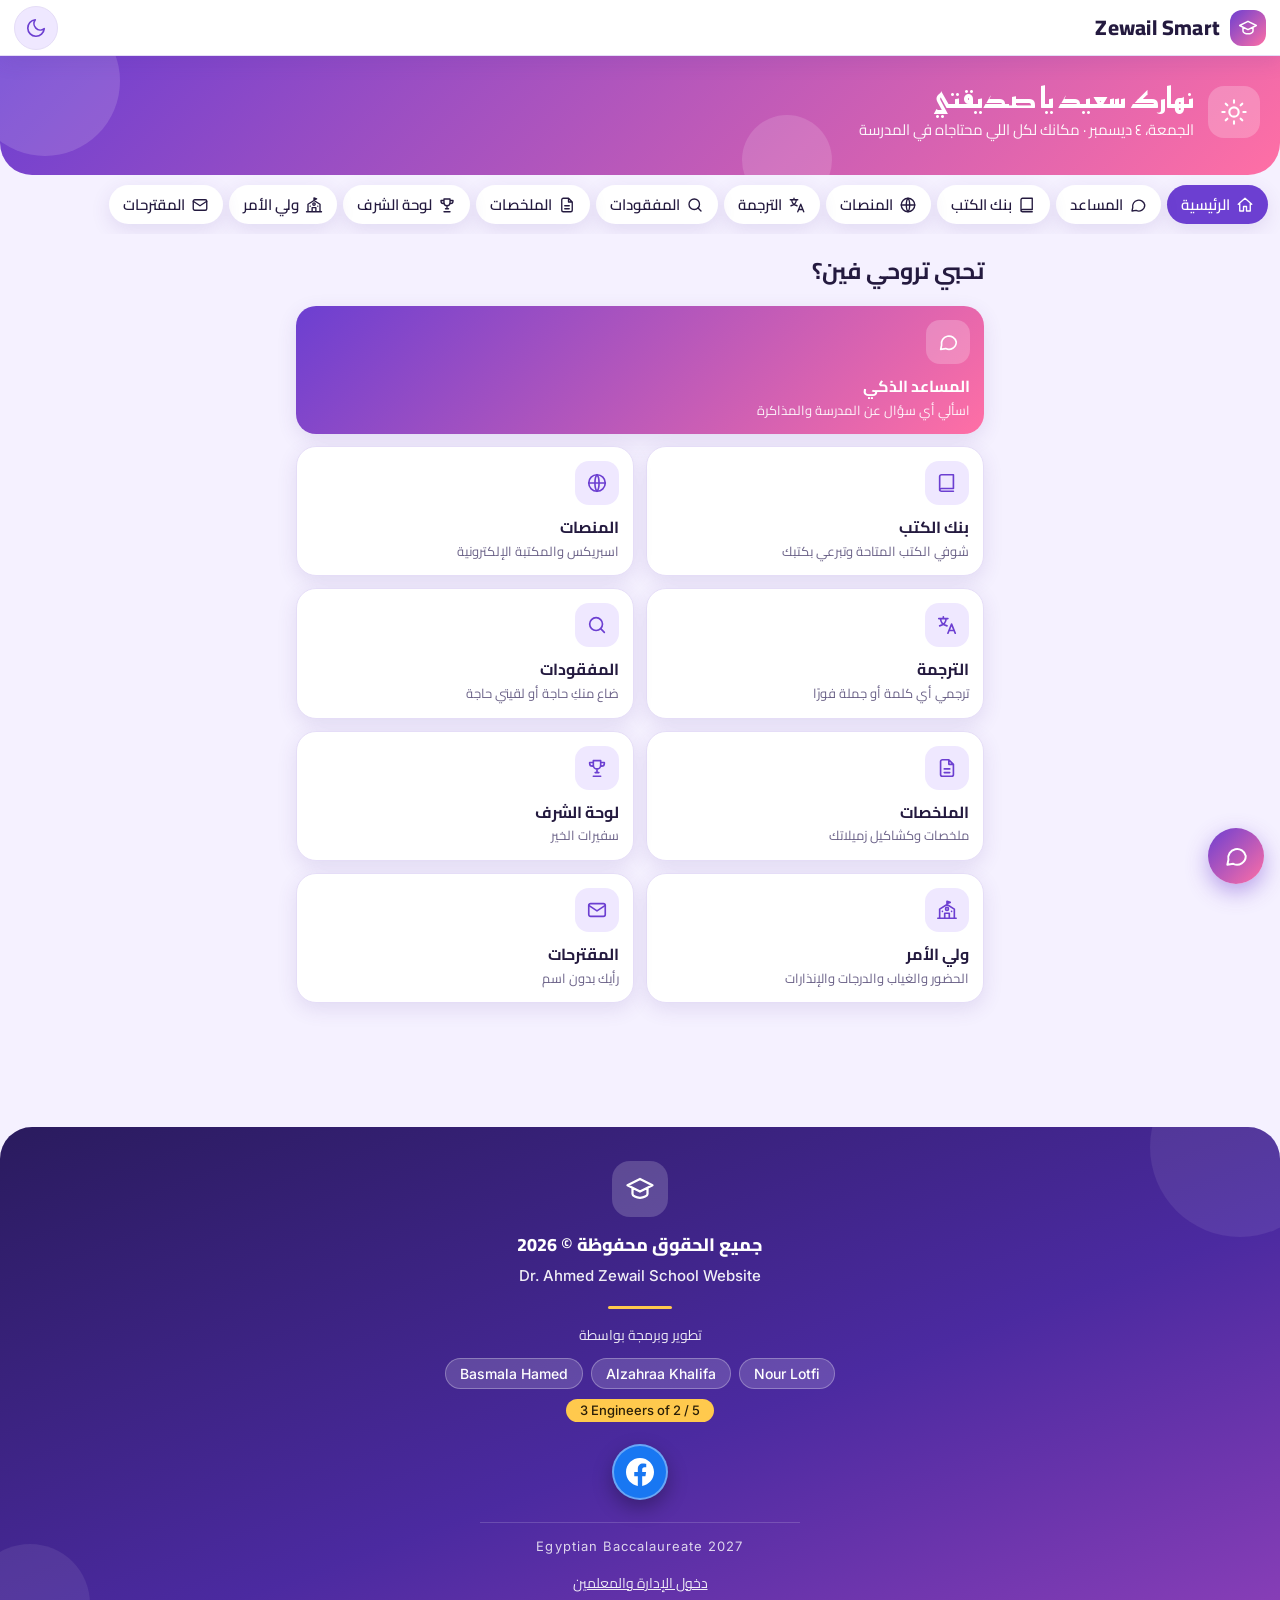
<file: index-28.html>
<!DOCTYPE html>
<html lang="ar" dir="rtl">
<head>
<meta charset="utf-8">
<meta name="viewport" content="width=device-width, initial-scale=1, viewport-fit=cover">
<title>Zewail Smart</title>
<script>try{var th=localStorage.getItem("theme");if(th==="dark"||th==="light")document.documentElement.setAttribute("data-theme",th)}catch(e){}</script>
<link rel="stylesheet" href="https://fonts.googleapis.com/css2?family=Cairo:wght@400;600;800&family=Reem+Kufi:wght@600&family=Inter:wght@400;500&display=swap">
<link rel="stylesheet" href="style.css">
<style>
#adminRoot{padding:0}
[hidden]{display:none!important}
#adminRoot .login{min-height:100vh;display:grid;place-items:center;padding:16px}
#adminRoot .lbox{width:100%;max-width:400px;background:var(--surface);border:1px solid var(--line);border-radius:22px;padding:22px;box-shadow:var(--sh)}
#adminRoot .lbox h1{font-size:20px;margin:0 0 12px}
#adminRoot .lbox .btn{width:100%;justify-content:center;padding:11px}
#adminRoot .err{color:var(--bad);font-weight:700;min-height:22px;margin:8px 0 0}
#adminRoot .spin{width:16px;height:16px;border:2.5px solid rgba(255,255,255,.4);border-top-color:#fff;border-radius:50%;animation:sp .7s linear infinite}
@keyframes sp{to{transform:rotate(360deg)}}
#adminRoot .top{position:sticky;top:0;z-index:8;display:flex;align-items:center;gap:10px;padding:10px 14px;background:var(--surface);border-bottom:1px solid var(--line)}
#adminRoot .top b{font-size:18px}
#adminRoot .top .who{margin-inline-start:auto;color:var(--muted);font-size:14px}
#adminRoot .btn.sm{padding:4px 12px;font-size:14px}
#adminRoot .tabs{position:sticky;top:53px;z-index:7;display:flex;gap:6px;overflow-x:auto;padding:8px 12px;background:var(--bg);scrollbar-width:none}
#adminRoot .tabs a{flex:none;padding:6px 14px;border-radius:999px;background:var(--surface);color:var(--ink);text-decoration:none;font-weight:600;font-size:15px;box-shadow:var(--sh);cursor:pointer}
#adminRoot .tabs a.on{background:var(--p);color:var(--surface)}
#adminRoot #view{max-width:1200px;margin:auto;padding:8px 14px 80px}
#adminRoot .kpis{display:grid;grid-template-columns:repeat(auto-fit,minmax(150px,1fr));gap:10px;margin:10px 0}
#adminRoot .kpi{background:var(--surface);border:1px solid var(--line);border-radius:16px;padding:12px 14px;box-shadow:var(--sh)}
#adminRoot .kpi b{display:block;font-size:26px;line-height:1.3}
#adminRoot .kpi span{color:var(--muted);font-size:13px}
#adminRoot .kpi.warn b{color:var(--bad)}
#adminRoot .kpi.ok b{color:var(--mint)}
#adminRoot .panel{background:var(--surface);border:1px solid var(--line);border-radius:18px;padding:14px;margin:12px 0;box-shadow:var(--sh)}
#adminRoot .panel h3{margin:0 0 8px;font-size:17px}
#adminRoot .two{display:grid;grid-template-columns:1fr;gap:12px}
@media(min-width:900px){#adminRoot .two{grid-template-columns:1fr 1fr}}
#adminRoot .bars{display:flex;align-items:flex-end;gap:8px;height:150px;padding-top:8px;overflow-x:auto}
#adminRoot .bar{flex:1;min-width:34px;display:flex;flex-direction:column;align-items:center;justify-content:flex-end;height:100%;font-size:12px;color:var(--muted)}
#adminRoot .bar i{display:block;width:70%;background:linear-gradient(var(--p),var(--p2));border-radius:6px 6px 0 0;min-height:2px}
#adminRoot .bar em{font-style:normal;color:var(--ink);font-weight:700}
#adminRoot .hb{display:grid;grid-template-columns:90px 1fr 52px;gap:8px;align-items:center;margin:6px 0;font-size:14px}
#adminRoot .hb div{background:var(--soft);border-radius:999px;height:12px;overflow:hidden}
#adminRoot .hb i{display:block;height:100%;background:var(--p2);border-radius:999px}
#adminRoot .donut{display:flex;gap:14px;align-items:center;flex-wrap:wrap}
#adminRoot .bar-row{display:flex;height:22px;border-radius:999px;overflow:hidden;background:var(--soft);flex:1;min-width:200px}
#adminRoot .bar-row i{display:block;height:100%}
#adminRoot .lg{display:flex;gap:12px;flex-wrap:wrap;font-size:13px;color:var(--muted);margin-top:6px}
#adminRoot .lg s{display:inline-block;width:10px;height:10px;border-radius:50%;margin-inline-end:4px;text-decoration:none}
#adminRoot .filters{display:flex;flex-wrap:wrap;gap:8px;align-items:end}
#adminRoot .filters>div{flex:1;min-width:130px}
#adminRoot .filters input,#adminRoot .filters select{margin:2px 0 0}
#adminRoot .tw{overflow-x:auto;border:1px solid var(--line);border-radius:14px;background:var(--surface)}
#adminRoot table.t{border-collapse:collapse;width:100%;font-size:14px;min-width:760px}
#adminRoot .t th,#adminRoot .t td{padding:8px 10px;text-align:start;border-bottom:1px solid var(--line);white-space:nowrap}
#adminRoot .t th{background:var(--soft);position:sticky;top:0;font-weight:700}
#adminRoot .t tr:hover td{background:color-mix(in srgb,var(--soft) 50%,transparent)}
#adminRoot .t td.n{white-space:normal;min-width:180px}
#adminRoot .pill{display:inline-block;border-radius:999px;padding:0 10px;font-size:12px;font-weight:800}
#adminRoot .pill.g{background:color-mix(in srgb,var(--mint) 25%,var(--surface));color:var(--ink)}
#adminRoot .pill.y{background:var(--gold);color:#2a1f08}
#adminRoot .pill.r{background:var(--bad);color:#fff}
#adminRoot .pill.m{background:var(--soft);color:var(--muted)}
#adminRoot .pager{display:flex;gap:8px;align-items:center;justify-content:center;margin:10px 0;flex-wrap:wrap}
#adminRoot .rowb{display:flex;gap:8px;flex-wrap:wrap;margin:8px 0}
#adminRoot .seg{display:inline-flex;border:1.5px solid var(--line);border-radius:12px;overflow:hidden}
#adminRoot .seg label{padding:4px 10px;cursor:pointer;font-size:13px;border-inline-end:1px solid var(--line)}
#adminRoot .seg input{display:none;width:auto}
#adminRoot .seg input:checked+span{font-weight:800}
#adminRoot .seg label:has(input:checked){background:var(--p);color:var(--surface)}
#adminRoot .seg label:has(input[value=absent]:checked){background:var(--bad);color:#fff}
#adminRoot .seg label:has(input[value=late]:checked){background:var(--gold);color:#2a1f08}
#adminRoot .modal{position:fixed;inset:0;background:rgba(0,0,0,.5);z-index:20;display:grid;place-items:center;padding:10px}
#adminRoot .mbox{background:var(--surface);color:var(--ink);border-radius:20px;width:100%;max-width:820px;max-height:92vh;overflow:auto;padding:16px}
#adminRoot .mx{float:inline-end}
#adminRoot .toast{position:fixed;bottom:20px;left:50%;transform:translateX(-50%) translateY(30px);background:var(--ink);color:var(--surface);padding:10px 18px;border-radius:12px;opacity:0;pointer-events:none;transition:.25s;z-index:30;max-width:92vw}
#adminRoot .toast.show{opacity:1;transform:translateX(-50%)}
#adminRoot .inl{display:flex;gap:8px;flex-wrap:wrap;align-items:end}
#adminRoot .inl>*{margin:0}
#adminRoot .inl input,#adminRoot .inl select{width:auto;flex:1;min-width:110px}
#adminRoot .skel{height:80px;border-radius:16px;background:linear-gradient(90deg,var(--soft),var(--surface),var(--soft));background-size:200% 100%;animation:sk 1.2s infinite}
@keyframes sk{to{background-position:-200% 0}}
@media print{#adminRoot .top,#adminRoot .tabs,#adminRoot .rowb,#adminRoot .pager,#adminRoot .no-print{display:none!important}}
</style>
</head>
<body>
<svg width="0" height="0" style="position:absolute" aria-hidden="true">
<symbol id="i-home" viewBox="0 0 24 24"><path d="M3 11l9-8 9 8M5 10v10h5v-6h4v6h5V10"/></symbol>
<symbol id="i-book" viewBox="0 0 24 24"><path d="M4 19.5V5a2 2 0 012-2h13v15H6a2 2 0 00-2 2zm0 0A2 2 0 006 21h13"/></symbol>
<symbol id="i-search" viewBox="0 0 24 24"><circle cx="11" cy="11" r="7"/><path d="M20 20l-4-4"/></symbol>
<symbol id="i-file" viewBox="0 0 24 24"><path d="M14 3H7a2 2 0 00-2 2v14a2 2 0 002 2h10a2 2 0 002-2V8zM14 3v5h5M9 13h6M9 17h6"/></symbol>
<symbol id="i-trophy" viewBox="0 0 24 24"><path d="M8 4h8v5a4 4 0 01-8 0zM8 6H4v1a3 3 0 003 3M16 6h4v1a3 3 0 01-3 3M12 13v4M8 21h8M10 17h4"/></symbol>
<symbol id="i-mail" viewBox="0 0 24 24"><rect x="3" y="5" width="18" height="14" rx="2"/><path d="M3 7l9 6 9-6"/></symbol>
<symbol id="i-pencil" viewBox="0 0 24 24"><path d="M4 20l1-4L16 5l3 3L8 19zM14 7l3 3"/></symbol>
<symbol id="i-chat" viewBox="0 0 24 24"><path d="M21 12a8 8 0 01-11.5 7.2L4 20l1-4.5A8 8 0 1121 12z"/></symbol>
<symbol id="i-send" viewBox="0 0 24 24"><path d="M22 2L11 13M22 2l-7 20-4-9-9-4z"/></symbol>
<symbol id="i-moon" viewBox="0 0 24 24"><path d="M21 12.8A9 9 0 1111.2 3a7 7 0 009.8 9.8z"/></symbol>
<symbol id="i-sun" viewBox="0 0 24 24"><circle cx="12" cy="12" r="4"/><path d="M12 2v2M12 20v2M4.9 4.9l1.4 1.4M17.7 17.7l1.4 1.4M2 12h2M20 12h2M4.9 19.1l1.4-1.4M17.7 6.3l1.4-1.4"/></symbol>
<symbol id="i-globe" viewBox="0 0 24 24"><circle cx="12" cy="12" r="9"/><path d="M3 12h18M12 3c3 3 3 15 0 18M12 3c-3 3-3 15 0 18"/></symbol>
<symbol id="i-lang" viewBox="0 0 24 24"><path d="M3 5h10M8 3v2M5 5c0 4 3 7 7 8M11 5c0 4-3 7-7 8M13 21l4-10 4 10M14.5 18h5"/></symbol>
<symbol id="i-ext" viewBox="0 0 24 24"><path d="M14 4h6v6M20 4l-9 9M18 14v5a1 1 0 01-1 1H5a1 1 0 01-1-1V7a1 1 0 011-1h5"/></symbol>
<symbol id="i-play" viewBox="0 0 24 24"><circle cx="12" cy="12" r="9"/><path d="M10 8.5l6 3.5-6 3.5z"/></symbol>
<symbol id="i-layers" viewBox="0 0 24 24"><path d="M12 3l9 5-9 5-9-5zM3 13l9 5 9-5M3 17.5l9 5 9-5"/></symbol>
<symbol id="i-lib" viewBox="0 0 24 24"><path d="M4 21V5M9 21V5M14 21V5M18.5 21l-3-16 4-1 3 16zM3 21h8"/></symbol>
<symbol id="i-swap" viewBox="0 0 24 24"><path d="M7 4L3 8l4 4M3 8h14M17 20l4-4-4-4M21 16H7"/></symbol>
<symbol id="i-copy" viewBox="0 0 24 24"><rect x="9" y="9" width="11" height="11" rx="2"/><path d="M5 15V6a2 2 0 012-2h9"/></symbol>
<symbol id="i-speak" viewBox="0 0 24 24"><path d="M4 9v6h4l5 4V5L8 9zM16.5 8.5a5 5 0 010 7M19 6a8.5 8.5 0 010 12"/></symbol>
<symbol id="i-cap" viewBox="0 0 24 24"><path d="M2 9l10-5 10 5-10 5zM6 11.5V16c0 1.5 3 3 6 3s6-1.5 6-3v-4.5"/></symbol>
<symbol id="i-school" viewBox="0 0 24 24"><path d="M2 21h20M4 21V11l8-5 8 5v10M12 6V2.5l3.5 1.2L12 5M9.5 21v-5.5h5V21M7 13.5h.01M17 13.5h.01"/><circle cx="12" cy="10.8" r="1.6"/></symbol>
</svg>
<header class="appbar">
<a class="brand" href="#home"><span class="lg"><svg class="ic"><use href="#i-cap"/></svg></span><span class="bn" dir="ltr" lang="en">Zewail Smart</span></a>
<button class="tbtn" id="tb" type="button" aria-label="تبديل الوضع الداكن"><svg class="ic" id="ti-moon"><use href="#i-moon"/></svg><svg class="ic" id="ti-sun"><use href="#i-sun"/></svg></button>
</header>
<div class="hero"><div class="blob b1"></div><div class="blob b2"></div>
<div class="logo"><svg class="ic" id="gi"><use href="#i-sun"/></svg></div>
<div><h1 id="gr">أهلاً بكِ</h1><p id="gd">مكانك لكل اللي محتاجاه في المدرسة</p></div></div>
<nav id="nav"></nav>
<main id="app"></main>
<footer class="foot">
<div class="fb1"></div><div class="fb2"></div>
<div class="fin">
<div class="flogo"><svg class="ic"><use href="#i-cap"/></svg></div>
<p class="frights">جميع الحقوق محفوظة © 2026</p>
<p class="fsite" dir="ltr" lang="en">Dr. Ahmed Zewail School Website</p>
<div class="fdiv"></div>
<p class="fby">تطوير وبرمجة بواسطة</p>
<ul class="fdev" dir="ltr" lang="en"><li>Basmala Hamed</li><li>Alzahraa Khalifa</li><li>Nour Lotfi</li></ul>
<p class="fcls" dir="ltr" lang="en">3 Engineers of 2 / 5</p>
<a class="fbk" href="https://www.facebook.com/share/1DrXE6mmeP/" target="_blank" rel="noopener noreferrer" aria-label="صفحتنا على فيسبوك" title="فيسبوك"><svg viewBox="0 0 24 24" width="28" height="28" aria-hidden="true"><path fill="#fff" d="M24 12.073c0-6.627-5.373-12-12-12s-12 5.373-12 12c0 5.99 4.388 10.954 10.125 11.854v-8.385H7.078v-3.47h3.047V9.43c0-3.007 1.792-4.669 4.533-4.669 1.312 0 2.686.235 2.686.235v2.953H15.83c-1.491 0-1.956.925-1.956 1.874v2.25h3.328l-.532 3.47h-2.796v8.385C19.612 23.027 24 18.062 24 12.073z"/></svg></a>
<p class="fbac" dir="ltr" lang="en">Egyptian Baccalaureate 2027</p>
<p class="fby" style="margin-top:14px"><a href="#admin" style="color:#fff">دخول الإدارة والمعلمين</a></p>
</div>
</footer>
<div id="adminRoot" class="adm" hidden>
<div id="a_login" class="login" hidden>
  <form id="a_lf" class="lbox" novalidate>
    <h1>حضور — دخول الإدارة والمعلمين</h1>
    <label for="a_lu">اسم المستخدم</label>
    <input id="a_lu" dir="ltr" autocomplete="username" required>
    <label for="a_lp">كلمة المرور</label>
    <input id="a_lp" type="password" dir="ltr" autocomplete="current-password" required>
    <button class="btn" id="a_lb" type="submit"><span class="spin" id="a_ls" hidden></span><span id="a_lt">تسجيل الدخول</span></button>
    <p class="err" id="a_le" role="alert"></p>
    <p class="note"><a href="index.html">الرجوع لصفحة المدرسة</a></p>
  </form>
</div>

<div id="a_shell" hidden>
  <header class="top">
    <b id="a_sname">حضور</b>
    <span class="who" id="a_who"></span>
    <button class="btn alt sm" id="a_out">خروج</button>
  </header>
  <nav id="a_tabs" class="tabs" aria-label="أقسام اللوحة"></nav>
  <main id="a_view" aria-live="polite"></main>
</div>
<div id="a_modal" class="modal" hidden><div class="mbox" role="dialog" aria-modal="true"><button class="btn alt sm mx" id="a_mx" aria-label="إغلاق">إغلاق ✕</button><div id="a_mb"></div></div></div>
<div id="a_toast" class="toast" role="status"></div>
</div>
<a class="fab" id="fab" href="#chat" aria-label="المساعد الذكي"><svg class="ic"><use href="#i-chat"/></svg></a>
<script>window.HUDUR={API:"https://hudur-api.YOUR-ACCOUNT.workers.dev/api"};/* ضع رابط الـ Worker هنا بعد نشره */</script>
<script>
(function () {
"use strict";
var API = (window.HUDUR && window.HUDUR.API) || "";
var $ = function (i) { return document.getElementById(i); };
var esc = function (s) { return String(s == null ? "" : s).replace(/[&<>"']/g, function (c) { return { "&": "&amp;", "<": "&lt;", ">": "&gt;", '"': "&quot;", "'": "&#39;" }[c]; }); };
var S = { token: null, user: null, settings: null, tab: "dash", students: null, memo: {} };
var PAGE = 25;
try { S.token = sessionStorage.getItem("hudur_t"); S.user = JSON.parse(sessionStorage.getItem("hudur_u") || "null"); } catch (e) {}

// ---------- أدوات ----------
function toast(m) { var t = $("a_toast"); t.textContent = m; t.classList.add("show"); clearTimeout(toast.h); toast.h = setTimeout(function () { t.classList.remove("show"); }, 3500); }
function dow(d) { return new Date(d + "T00:00:00Z").getUTCDay(); }
function addDays(d, n) { var t = new Date(d + "T00:00:00Z"); t.setUTCDate(t.getUTCDate() + n); return t.toISOString().slice(0, 10); }
function cairoToday() { return new Intl.DateTimeFormat("en-CA", { timeZone: "Africa/Cairo" }).format(new Date()); }
function monthEnd(m) { return addDays(addDays(m + "-28", 4).slice(0, 7) + "-01", -1); }
function fmt(n) { return n == null ? "—" : String(n); }
function debounce(f, ms) { var h; return function () { var a = arguments; clearTimeout(h); h = setTimeout(function () { f.apply(null, a); }, ms); }; }

async function api(path, o) {
  o = o || {};
  var ctl = new AbortController(), t = setTimeout(function () { ctl.abort(); }, o.timeout || 25000);
  try {
    var h = { "Content-Type": "application/json" };
    if (S.token) h.Authorization = "Bearer " + S.token;
    var r = await fetch(API + path, { method: o.method || "GET", headers: h, body: o.body ? JSON.stringify(o.body) : undefined, signal: ctl.signal });
    var j = {}; try { j = await r.json(); } catch (e) {}
    if (r.status === 401 && S.token) { logout("انتهت الجلسة، سجّل الدخول من جديد"); throw new Error("انتهت الجلسة"); }
    if (!r.ok) throw new Error(j.error || "حدث خطأ (" + r.status + ")");
    return j;
  } catch (e) {
    if (e.name === "AbortError") throw new Error("انتهت مهلة الاتصال بالخادم، حاول مرة أخرى");
    if (e instanceof TypeError) throw new Error("تعذّر الوصول للخادم. تأكد من الإنترنت ومن رابط الـ Worker في config.js");
    throw e;
  } finally { clearTimeout(t); }
}
function report(from, to) {
  var k = (from || "") + "|" + (to || "");
  if (!S.memo[k]) S.memo[k] = api("/report" + (from ? "?from=" + from + "&to=" + to : "")).catch(function (e) { delete S.memo[k]; throw e; });
  return S.memo[k];
}
function dirty() { S.memo = {}; S.students = null; }
function loading(el) { el.innerHTML = '<div class="skel"></div><div class="skel" style="margin-top:10px"></div>'; }
function fail(el, e) { el.innerHTML = '<p class="note">' + esc(e.message) + '</p><button class="btn alt sm" onclick="location.reload()">إعادة المحاولة</button>'; }

// ---------- الدخول ----------
var busy = false;
function showLogin(msg) { $("a_shell").hidden = true; $("a_login").hidden = false; $("a_le").textContent = msg || ""; }
function logout(msg) { S.token = null; S.user = null; S.memo = {}; try { sessionStorage.clear(); } catch (e) {} showLogin(msg); }
$("a_lf").addEventListener("submit", async function (ev) {
  ev.preventDefault();
  if (busy) return;                                   // منع إرسال الطلب أكثر من مرة
  var u = $("a_lu").value.trim(), p = $("a_lp").value;
  if (!u || !p) { $("a_le").textContent = "اكتب اسم المستخدم وكلمة المرور"; return; }
  busy = true; $("a_lb").disabled = true; $("a_ls").hidden = false; $("a_lt").textContent = "جاري الدخول..."; $("a_le").textContent = "";
  try {
    var r = await api("/login", { method: "POST", body: { username: u, password: p }, timeout: 20000 });
    S.token = r.token; S.user = r.user;
    try { sessionStorage.setItem("hudur_t", r.token); sessionStorage.setItem("hudur_u", JSON.stringify(r.user)); } catch (e) {}
    $("a_lp").value = ""; boot();
  } catch (e) { $("a_le").textContent = e.message; }
  finally { busy = false; $("a_lb").disabled = false; $("a_ls").hidden = true; $("a_lt").textContent = "تسجيل الدخول"; }
});
$("a_out").onclick = function () { logout(); };
$("a_mx").onclick = function () { $("a_modal").hidden = true; };
$("a_modal").addEventListener("click", function (e) { if (e.target === $("a_modal")) $("a_modal").hidden = true; });

// ---------- التشغيل ----------
var TABS = [["dash", "لوحة التحكم"], ["students", "الطلاب"], ["attend", "تسجيل الحضور"], ["stats", "الإحصائيات والتقارير"], ["grades", "الدرجات"], ["warn", "الإنذارات"], ["settings", "الإعدادات", 1], ["users", "المستخدمون", 1]];
async function boot() {
  if (!API || /YOUR-ACCOUNT/.test(API)) { showLogin("لم يُضبط رابط الخادم في config.js بعد"); return; }
  if (!S.token) { showLogin(); return; }
  $("a_login").hidden = true; $("a_shell").hidden = false;
  $("a_who").textContent = S.user.name + " — " + (S.user.role === "admin" ? "مدير المدرسة" : "معلم");
  try { S.settings = await api("/settings"); } catch (e) { toast(e.message); return; }
  $("a_sname").textContent = S.settings.school_name || "حضور";
  var adm = S.user.role === "admin";
  $("a_tabs").innerHTML = TABS.filter(function (t) { return !t[2] || adm; }).map(function (t) { return '<a data-t="' + t[0] + '" role="button" tabindex="0">' + t[1] + "</a>"; }).join("");
  $("a_tabs").onclick = function (e) { var a = e.target.closest("a"); if (a) go(a.dataset.t); };
  go(S.tab);
}
function go(t) {
  S.tab = t;
  Array.prototype.forEach.call($("a_tabs").children, function (a) { a.classList.toggle("on", a.dataset.t === t); });
  var el = $("a_view"); loading(el);
  var V = { dash: vDash, students: vStudents, attend: vAttend, stats: vStats, grades: vGrades, warn: vWarn, settings: vSettings, users: vUsers };
  Promise.resolve(V[t](el)).catch(function (e) { fail(el, e); });
}

// ---------- لوحة التحكم ----------
function kpi(v, l, c) { return '<div class="kpi ' + (c || "") + '"><b>' + v + "</b><span>" + l + "</span></div>"; }
function barsChart(items) {
  var mx = Math.max.apply(null, items.map(function (i) { return i.v; }).concat([1]));
  return '<div class="bars">' + items.map(function (i) { return '<div class="bar"><em>' + i.v + '%</em><i style="height:' + Math.max(2, i.v / mx * 100) + '%"></i>' + esc(i.l) + "</div>"; }).join("") + "</div>";
}
async function vDash(el) {
  var r = await report();
  var t = r.todayStats, T = r.totals;
  var tot = Math.max(1, T.students);
  el.innerHTML = '<div class="kpis">' + kpi(T.students, "إجمالي الطلاب") + kpi(t.present, "حاضرون اليوم", "ok") + kpi(t.absent, "غائبون اليوم", t.absent ? "warn" : "") + kpi(t.late, "متأخرون اليوم") +
    kpi(T.presRate + "%", "نسبة الحضور (من بداية العام)", "ok") + kpi(T.absRate + "%", "نسبة الغياب (من بداية العام)", T.absRate > 10 ? "warn" : "") + kpi(r.warningsOpen, "إنذارات بانتظار الاعتماد", r.warningsOpen ? "warn" : "") + kpi(r.warningsTotal, "إجمالي الإنذارات الحالية") + "</div>" +
    (t.unrecorded ? '<p class="note">لم يُسجَّل حضور اليوم لعدد ' + t.unrecorded + ' طالب (فصول لم يُرصد حضورها بعد) — ولا تُحسب ضمن الحاضرين.</p>' : "") +
    '<div class="two"><div class="panel"><h3>حالة اليوم</h3><div class="bar-row" aria-hidden="true"><i style="width:' + t.present / tot * 100 + '%;background:var(--mint)"></i><i style="width:' + t.late / tot * 100 + '%;background:var(--gold)"></i><i style="width:' + t.absent / tot * 100 + '%;background:var(--bad)"></i></div><div class="lg"><span><s style="background:var(--mint)"></s>حاضر ' + t.present + '</span><span><s style="background:var(--gold)"></s>متأخر ' + t.late + '</span><span><s style="background:var(--bad)"></s>غائب ' + t.absent + '</span><span><s style="background:var(--soft)"></s>غير مسجّل ' + t.unrecorded + "</span></div></div>" +
    '<div class="panel"><h3>نسبة الغياب حسب الفصل (من بداية العام)</h3>' + (r.byClass.length ? r.byClass.map(function (c) { return '<div class="hb"><span>' + esc(c.class) + '</span><div><i style="width:' + Math.min(100, c.absRate * 4) + '%"></i></div><b>' + c.absRate + "%</b></div>"; }).join("") : '<p class="m">لا بيانات</p>') + "</div></div>" +
    '<div class="panel"><h3>مقارنة نسبة الغياب بين الشهور</h3>' + (r.monthly.some(function (m) { return m.days; }) ? barsChart(r.monthly.map(function (m) { return { l: m.month.slice(5) + "/" + m.month.slice(2, 4), v: m.absRate }; })) : '<p class="m">لا توجد أيام دراسة مسجلة بعد. ابدأ من «تسجيل الحضور».</p>') + "</div>" +
    '<div id="a_sp"></div>';
  studentsPanel($("a_sp"), r, true);
}

// ---------- الطلاب (جدول + بحث + تصفية + ملف) ----------
function vStudents(el) { return report().then(function (r) { el.innerHTML = '<div id="a_sp"></div>'; studentsPanel($("a_sp"), r, false); }); }
function studentsPanel(el, r, compact) {
  var F = { q: "", grade: "", cls: "", today: "", warn: "", page: 0 };
  var uniq = function (k) { var s = {}; r.rows.forEach(function (x) { if (x[k]) s[x[k]] = 1; }); return Object.keys(s).sort(); };
  var opt = function (a) { return '<option value="">الكل</option>' + a.map(function (x) { return "<option>" + esc(x) + "</option>"; }).join(""); };
  var adm = S.user.role === "admin";
  el.innerHTML = '<div class="panel"><h3>قائمة الطلاب (' + r.rows.length + ')</h3><div class="filters no-print">' +
    '<div><label for="a_fq">بحث بالاسم أو الرقم التعريفي</label><input id="a_fq" placeholder="اكتب للبحث" autocomplete="off"></div>' +
    '<div><label for="a_fg">الصف</label><select id="a_fg">' + opt(uniq("grade")) + '</select></div><div><label for="a_fcl">الفصل</label><select id="a_fcl">' + opt(uniq("class")) + "</select></div>" +
    '<div><label for="a_ft">حالة اليوم</label><select id="a_ft"><option value="">الكل</option><option value="present">حاضر</option><option value="absent">غائب</option><option value="late">متأخر</option><option value="unrecorded">غير مسجّل</option></select></div>' +
    '<div><label for="a_fw">الإنذار</label><select id="a_fw"><option value="">الكل</option><option value="any">عليه إنذار</option><option value="none">بدون إنذار</option></select></div></div>' +
    (adm ? '<div class="rowb no-print"><button class="btn alt sm" id="a_imp">استيراد طلاب من Excel / CSV</button></div>' : "") +
    '<div class="tw"><table class="t"><thead><tr><th>الاسم</th><th>الرقم التعريفي</th><th>الصف</th><th>الفصل</th><th>ولي الأمر / التواصل</th><th>أيام الحضور</th><th>أيام الغياب</th><th>نسبة الغياب</th><th>متوسط الدرجات</th><th>الإنذار</th><th>اليوم</th><th></th></tr></thead><tbody id="a_tb"></tbody></table></div><div class="pager" id="a_pg"></div></div>';
  function filtered() {
    var q = F.q.trim();
    return r.rows.filter(function (x) {
      return (!q || x.name.indexOf(q) > -1 || x.code.indexOf(q) > -1) && (!F.grade || x.grade === F.grade) && (!F.cls || x.class === F.cls) && (!F.today || x.today === F.today) &&
        (!F.warn || (F.warn === "any" ? !!x.warning : !x.warning));
    });
  }
  var TS = { present: ["حاضر", "g"], absent: ["غائب", "r"], late: ["متأخر", "y"], unrecorded: ["غير مسجّل", "m"] };
  function draw() {
    var f = filtered(), pages = Math.max(1, Math.ceil(f.length / PAGE)); if (F.page >= pages) F.page = pages - 1;
    var sl = f.slice(F.page * PAGE, F.page * PAGE + PAGE);
    $("a_tb").innerHTML = sl.length ? sl.map(function (x) {
      var w = x.warning ? (x.warning === "approved" ? '<span class="pill r">إنذار معتمد</span>' : '<span class="pill y">إنذار بانتظار الاعتماد</span>') : '<span class="pill g">لا</span>';
      return "<tr><td class=n>" + esc(x.name) + "</td><td dir=ltr>" + esc(x.code) + "</td><td>" + esc(x.grade || "—") + "</td><td>" + esc(x.class) + "</td><td>" + (x.phone ? '<a href="tel:' + esc(x.phone) + '" dir="ltr">' + esc(x.phone) + "</a>" : '<span class="pill m">بدون رقم</span>') + "</td><td>" + x.present + "</td><td>" + x.absent + "</td><td>" + x.absRate + "%</td><td>" + (x.avg == null ? "—" : x.avg + "% (" + esc(x.label) + ")") + "</td><td>" + w + '</td><td><span class="pill ' + TS[x.today][1] + '">' + TS[x.today][0] + '</span></td><td><button class="btn alt sm" data-c="' + esc(x.code) + '">فتح الملف</button></td></tr>';
    }).join("") : '<tr><td colspan="12" class="m">لا يوجد طلاب مطابقون</td></tr>';
    $("a_pg").innerHTML = '<button class="btn alt sm" id="a_pp"' + (F.page ? "" : " disabled") + '>السابق</button><span>صفحة ' + (F.page + 1) + " من " + pages + " (" + f.length + ' طالب)</span><button class="btn alt sm" id="a_pn"' + (F.page < pages - 1 ? "" : " disabled") + ">التالي</button>";
    $("a_pp").onclick = function () { F.page--; draw(); }; $("a_pn").onclick = function () { F.page++; draw(); };
  }
  var set = function (k) { return function () { F[k] = this.value; F.page = 0; draw(); }; };
  $("a_fq").oninput = debounce(function () { F.q = $("a_fq").value; F.page = 0; draw(); }, 200);
  $("a_fg").onchange = set("grade"); $("a_fcl").onchange = set("cls"); $("a_ft").onchange = set("today"); $("a_fw").onchange = set("warn");
  $("a_tb").onclick = function (e) { var b = e.target.closest("button[data-c]"); if (b) openStudent(b.dataset.c); };
  if ($("a_imp")) $("a_imp").onclick = importDialog;
  draw();
}
async function openStudent(code) {
  $("a_mb").innerHTML = '<div class="skel"></div>'; $("a_modal").hidden = false;
  try {
    var d = await api("/student/" + encodeURIComponent(code)), s = d.student;
    var ab = d.attendance.filter(function (a) { return a.status === "absent"; }).length;
    var ST = { absent: "غائب", late: "متأخر", excused: "غياب بعذر" };
    $("a_mb").innerHTML = '<h2 style="margin:0">' + esc(s.name) + '</h2><p class="m">الرقم التعريفي: <span dir=ltr>' + esc(s.code) + "</span> · الفصل: " + esc(s.class) + (s.grade ? " · الصف: " + esc(s.grade) : "") + " · ولي الأمر: " + esc(s.phone || "غير مسجل") + "</p>" +
      '<div class="kpis">' + kpi(ab, "أيام الغياب المسجلة") + kpi(d.attendance.filter(function (a) { return a.status === "late"; }).length, "مرات التأخر") + kpi(d.gradeSummary ? d.gradeSummary.avg + "% — " + esc(d.gradeSummary.label) : "—", "متوسط الدرجات") + "</div>" +
      '<div class="rowb"><button class="btn sm" id="a_sr">تحميل تقرير الطالب (Excel)</button><button class="btn alt sm" id="a_sp2">PDF / طباعة</button></div>' +
      '<div class="panel"><h3>الإنذارات (السجل الكامل)</h3>' + (d.warnings.length ? '<div class="tw"><table class="t"><tr><th>التاريخ</th><th>الأيام</th><th>السبب</th><th>الحالة</th><th>القراءة</th></tr>' + d.warnings.map(function (w) { return "<tr><td>" + esc(w.created) + "</td><td>" + esc(w.abs_count) + '</td><td class=n>' + esc(w.reason) + "</td><td>" + wl(w.status) + "</td><td>" + (w.read === "yes" ? "تمت قراءته" : "جديد") + "</td></tr>"; }).join("") + "</table></div>" : '<p class="m">لا توجد إنذارات</p>') + "</div>" +
      '<div class="panel"><h3>سجل الغياب والتأخر</h3>' + (d.attendance.length ? '<div class="tw" style="max-height:260px"><table class="t"><tr><th>التاريخ</th><th>الحالة</th></tr>' + d.attendance.map(function (a) { return "<tr><td>" + esc(a.date) + "</td><td>" + (ST[a.status] || esc(a.status)) + "</td></tr>"; }).join("") + "</table></div>" : '<p class="m">لا يوجد غياب مسجل</p>') + "</div>" +
      '<div class="panel"><h3>الدرجات</h3>' + (d.grades.length ? '<div class="tw"><table class="t"><tr><th>الفصل الدراسي</th><th>الفترة</th><th>المادة</th><th>الدرجة</th><th>من</th></tr>' + d.grades.map(function (g) { return "<tr><td>" + esc(g.term) + "</td><td>" + esc(g.period) + "</td><td>" + esc(g.subject) + "</td><td>" + esc(g.score) + "</td><td>" + esc(g.max) + "</td></tr>"; }).join("") + "</table></div>" : '<p class="m">لا توجد درجات</p>') + "</div>";
    var mk = function () { return studentReportData(d); };
    $("a_sr").onclick = function () { exportAs("xlsx", mk()); }; $("a_sp2").onclick = function () { exportAs("pdf", mk()); };
  } catch (e) { $("a_mb").innerHTML = '<p class="note">' + esc(e.message) + "</p>"; }
}
function wl(s) { return s === "approved" ? '<span class="pill r">معتمد</span>' : s === "dismissed" ? '<span class="pill m">ملغى</span>' : '<span class="pill y">بانتظار الاعتماد</span>'; }

// ---------- استيراد الطلاب ----------
function parseCSV(t) {
  t = t.replace(/^﻿/, ""); var rows = [], row = [], cur = "", q = false;
  for (var i = 0; i < t.length; i++) {
    var c = t[i];
    if (q) { if (c === '"') { if (t[i + 1] === '"') { cur += '"'; i++; } else q = false; } else cur += c; }
    else if (c === '"') q = true; else if (c === ",") { row.push(cur); cur = ""; }
    else if (c === "\n" || c === "\r") { if (c === "\r" && t[i + 1] === "\n") i++; row.push(cur); cur = ""; if (row.some(function (x) { return x.trim(); })) rows.push(row); row = []; }
    else cur += c;
  }
  row.push(cur); if (row.some(function (x) { return x.trim(); })) rows.push(row); return rows;
}
function mapStudents(rows) {
  var h = rows[0].map(function (x) { return String(x).trim(); }), idx = function (re) { return h.findIndex(function (x) { return re.test(x); }); };
  var ic = idx(/كود|رقم|code|id/i), inm = idx(/اسم|name/i), icl = idx(/فصل|class/i), ig = idx(/^الصف|grade/i), ip = idx(/تليفون|هاتف|موبايل|phone|mobile/i);
  if (ic < 0 || inm < 0 || icl < 0) throw new Error("لم أجد أعمدة: الكود، الاسم، الفصل في الصف الأول من الملف");
  return rows.slice(1).map(function (r) { return { code: String(r[ic] || "").trim(), name: String(r[inm] || "").trim(), class: String(r[icl] || "").trim(), grade: ig >= 0 ? String(r[ig] || "").trim() : "", phone: ip >= 0 ? String(r[ip] || "").trim() : "" }; }).filter(function (x) { return x.code && x.name; });
}
function loadScript(src) { return new Promise(function (res, rej) { if (window.XLSX) return res(); var s = document.createElement("script"); s.src = src; s.onload = res; s.onerror = function () { rej(new Error("تعذّر تحميل مكتبة Excel، تأكد من الإنترنت")); }; document.head.appendChild(s); }); }
var XLSX_SRC = "https://cdnjs.cloudflare.com/ajax/libs/xlsx/0.18.5/xlsx.full.min.js";
function importDialog() {
  $("a_mb").innerHTML = '<h2 style="margin:0">استيراد بيانات الطلاب</h2><p class="m">الأعمدة المطلوبة في الصف الأول: <b>الكود، الاسم، الفصل</b> (واختياري: الصف، تليفون ولي الأمر). الطالب الموجود (بنفس الكود) يتم تحديثه ولا يتكرر.</p><input type="file" id="a_fi" accept=".csv,.xlsx,.xls"><div id="a_ip"></div>';
  $("a_modal").hidden = false;
  $("a_fi").onchange = async function () {
    var f = this.files[0]; if (!f) return; var ip = $("a_ip"); ip.innerHTML = '<p class="m">جاري قراءة الملف...</p>';
    try {
      var rows;
      if (/\.csv$/i.test(f.name)) rows = parseCSV(await f.text());
      else { await loadScript(XLSX_SRC); var wb = XLSX.read(await f.arrayBuffer(), { type: "array" }); rows = XLSX.utils.sheet_to_json(wb.Sheets[wb.SheetNames[0]], { header: 1, raw: false }); }
      var data = mapStudents(rows), noPh = data.filter(function (x) { return !x.phone; }).length;
      ip.innerHTML = '<div class="panel"><b>' + data.length + ' طالب جاهز للاستيراد</b>' + (noPh ? '<p class="note">' + noPh + " طالب بدون رقم ولي أمر — لن يستطيع ولي أمرهم الدخول حتى يُسجَّل الرقم.</p>" : "") + '<button class="btn" id="a_igo">تأكيد الاستيراد</button></div>';
      $("a_igo").onclick = async function () {
        this.disabled = true; this.textContent = "جاري الاستيراد...";
        try { var a = 0, u = 0; for (var i = 0; i < data.length; i += 400) { var r = await api("/students/import", { method: "POST", body: { rows: data.slice(i, i + 400) }, timeout: 90000 }); a += r.added; u += r.updated; ip.innerHTML = '<p class="m">تمت معالجة ' + Math.min(i + 400, data.length) + " من " + data.length + "...</p>"; } dirty(); ip.innerHTML = '<p class="msg">تم: إضافة ' + a + " وتحديث " + u + " طالب.</p>"; go(S.tab); }
        catch (e) { ip.innerHTML = '<p class="note">' + esc(e.message) + "</p>"; }
      };
    } catch (e) { ip.innerHTML = '<p class="note">' + esc(e.message) + "</p>"; }
  };
}

// ---------- تسجيل الحضور ----------
async function classList() {
  if (!S.students) S.students = await api("/students");
  var s = {}; S.students.forEach(function (x) { s[x.class] = 1; }); return Object.keys(s).sort();
}
async function vAttend(el) {
  var cl = await classList(), today = cairoToday();
  el.innerHTML = '<div class="panel"><h3>تسجيل الحضور والغياب اليومي</h3><div class="inl"><div><label for="a_ad">اليوم</label><input type="date" id="a_ad" value="' + today + '" max="' + today + '"></div><div><label for="a_ac">الفصل</label><select id="a_ac">' + cl.map(function (c) { return "<option>" + esc(c) + "</option>"; }).join("") + '</select></div><button class="btn alt" id="a_al">عرض</button></div><div id="a_ar"></div></div>';
  async function load() {
    var d = $("a_ad").value, c = $("a_ac").value, ar = $("a_ar"); if (!d || !c) return; loading(ar);
    try {
      var res = await api("/attendance?date=" + d + "&class=" + encodeURIComponent(c)), m = {}; res.records.forEach(function (r) { m[r.code] = r.status; });
      var list = S.students.filter(function (s) { return s.class === c; });
      ar.innerHTML = (res.recorded ? '<p class="note">هذا اليوم مسجّل من قبل — الحفظ سيستبدل السجل.</p>' : '<p class="note">كل من لا تغيّر حالته يُحسب <b>حاضرًا</b>.</p>') + '<div class="rowb"><button class="btn alt sm" id="a_allp">الكل حاضر</button></div><div class="tw"><table class="t"><thead><tr><th>الاسم</th><th>الحالة</th></tr></thead><tbody>' + list.map(function (s) {
        var v = m[s.code] || "present";
        return "<tr><td class=n>" + esc(s.name) + '</td><td><span class="seg">' + [["present", "حاضر"], ["absent", "غائب"], ["late", "متأخر"], ["excused", "بعذر"]].map(function (o) { return '<label><input type="radio" name="s' + esc(s.code) + '" value="' + o[0] + '"' + (v === o[0] ? " checked" : "") + "><span>" + o[1] + "</span></label>"; }).join("") + "</span></td></tr>";
      }).join("") + '</tbody></table></div><div class="rowb"><button class="btn" id="a_asv">حفظ الحضور</button></div>';
      $("a_allp").onclick = function () { ar.querySelectorAll('input[value="present"]').forEach(function (i) { i.checked = true; }); };
      $("a_asv").onclick = async function () {
        var b = this; b.disabled = true; b.textContent = "جاري الحفظ...";
        var recs = []; list.forEach(function (s) { var ch = ar.querySelector('input[name="s' + s.code + '"]:checked'); if (ch && ch.value !== "present") recs.push({ code: s.code, status: ch.value }); });
        try { var r = await api("/attendance", { method: "POST", body: { date: d, class: c, records: recs }, timeout: 60000 }); dirty(); toast("تم الحفظ (" + recs.length + " غياب/تأخر)" + (r.newWarnings ? " — وتم إنشاء " + r.newWarnings + " إنذار جديد" : "")); b.textContent = "حفظ الحضور"; b.disabled = false; }
        catch (e) { toast(e.message); b.textContent = "حفظ الحضور"; b.disabled = false; }
      };
    } catch (e) { ar.innerHTML = '<p class="note">' + esc(e.message) + "</p>"; }
  }
  $("a_al").onclick = load; $("a_ac").onchange = load; $("a_ad").onchange = load; if (cl.length) load(); else $("a_ar").innerHTML = '<p class="note">لا يوجد طلاب بعد. استورد قائمة الطلاب من تبويب «الطلاب».</p>';
}

// ---------- الفترات ----------
function ranges(today) {
  var d = dow(today), ws = addDays(today, -d);
  return { thisWeek: [ws, today, "الأسبوع الحالي"], lastWeek: [addDays(ws, -7), addDays(ws, -1), "الأسبوع السابق"], last2w: [addDays(today, -13), today, "آخر أسبوعين"], lastMonth: [addDays(today, -29), today, "آخر شهر"] };
}
var KINDS = [["weekly", "تقرير الغياب الأسبوعي"], ["monthly", "تقرير الغياب الشهري"], ["last2w", "تقرير آخر أسبوعين"], ["custom", "تقرير فترة زمنية مخصصة"], ["general", "تقرير الغياب العام للمدرسة"], ["top", "تقرير الطلاب الأكثر غيابًا"], ["warnings", "تقرير الإنذارات"], ["student", "تقرير طالب محدد"]];
async function vStats(el) {
  var today = cairoToday(), R = ranges(today), cur = R.thisWeek;
  el.innerHTML = '<div class="panel"><h3>اختيار الفترة</h3><div class="rowb">' + Object.keys(R).map(function (k) { return '<button class="btn alt sm" data-r="' + k + '">' + R[k][2] + "</button>"; }).join("") + '</div><div class="inl"><div><label for="a_sm">شهر معيّن</label><input type="month" id="a_sm" max="' + today.slice(0, 7) + '"></div><div><label for="a_sf">من تاريخ</label><input type="date" id="a_sf" max="' + today + '"></div><div><label for="a_se">إلى تاريخ</label><input type="date" id="a_se" max="' + today + '"></div><button class="btn" id="a_sg">عرض</button></div></div><div id="a_so"></div>' +
    '<div class="panel no-print"><h3>تحميل التقرير</h3><div class="inl"><div><label for="a_rk">نوع التقرير</label><select id="a_rk">' + KINDS.map(function (k) { return '<option value="' + k[0] + '">' + k[1] + "</option>"; }).join("") + '</select></div><div id="a_rs" hidden><label for="a_rc">كود الطالب</label><input id="a_rc" dir="ltr"></div></div><p class="m">التقارير الأسبوعية/الشهرية/المخصصة تتبع الفترة المعروضة أعلاه. التقرير يحتوي على بيانات حقيقية من النظام.</p><div class="rowb"><button class="btn" id="a_d1">تحميل التقرير (Excel)</button><button class="btn alt" id="a_d2">CSV</button><button class="btn alt" id="a_d3">PDF / طباعة</button></div></div>';
  var label = cur[2];
  async function show(from, to, lab) {
    cur = [from, to, lab]; var o = $("a_so"); loading(o);
    try {
      var r = await report(from, to), T = r.totals, P = r.previous, dlt = Math.round((T.absRate - P.absRate) * 10) / 10;
      var top = r.rows.filter(function (x) { return x.absent > 0; }).sort(function (a, b) { return b.absent - a.absent; });
      o.innerHTML = '<p class="m">الفترة: ' + esc(lab) + " (" + from + " → " + to + ")</p>" + (T.totalAvail ? "" : '<p class="note">لا توجد أيام دراسة مسجلة في هذه الفترة.</p>') + '<div class="kpis">' + kpi(T.absentStudents, "طلاب تغيّبوا يومًا فأكثر", T.absentStudents ? "warn" : "") + kpi(T.totalAbsences, "إجمالي حالات الغياب") + kpi(top.filter(function (x) { return x.absent >= 3; }).length, "غابوا ٣ أيام أو أكثر") + kpi(T.absRate + "%", "نسبة الغياب", T.absRate > 10 ? "warn" : "") + kpi(T.presRate + "%", "نسبة الحضور", "ok") + kpi(r.topClass ? esc(r.topClass.class) : "—", "الفصل/الصف الأكثر غيابًا") + "</div>" +
        '<div class="panel"><h3>مقارنة بالفترة السابقة (' + P.from + " → " + P.to + ')</h3><p>نسبة الغياب الحالية <b>' + T.absRate + "%</b> مقابل <b>" + P.absRate + "%</b> — " + (dlt > 0 ? '<span class="pill r">زيادة ' + dlt + " نقطة</span>" : dlt < 0 ? '<span class="pill g">انخفاض ' + Math.abs(dlt) + " نقطة</span>" : '<span class="pill m">لا تغيير</span>') + " · إجمالي الغياب السابق: " + P.totalAbsences + "</p></div>" +
        '<div class="panel"><h3>الطلاب الأكثر غيابًا في الفترة</h3>' + (top.length ? '<div class="tw"><table class="t"><tr><th>#</th><th>الاسم</th><th>الصف</th><th>الفصل</th><th>أيام الغياب</th><th>نسبة الغياب</th></tr>' + top.slice(0, 20).map(function (x, i) { return "<tr><td>" + (i + 1) + "</td><td class=n>" + esc(x.name) + "</td><td>" + esc(x.grade || "—") + "</td><td>" + esc(x.class) + "</td><td>" + x.absent + "</td><td>" + x.absRate + "%</td></tr>"; }).join("") + "</table></div>" : '<p class="m">لا يوجد غياب في هذه الفترة</p>') + "</div>";
    } catch (e) { o.innerHTML = '<p class="note">' + esc(e.message) + "</p>"; }
  }
  el.querySelectorAll("[data-r]").forEach(function (b) { b.onclick = function () { var x = R[b.dataset.r]; show(x[0], x[1], x[2]); }; });
  $("a_sg").onclick = function () {
    var m = $("a_sm").value, f = $("a_sf").value, e = $("a_se").value;
    if (m) { var to = monthEnd(m); show(m + "-01", to > today ? today : to, "شهر " + m); }
    else if (f && e && f <= e) show(f, e > today ? today : e, "فترة مخصصة");
    else toast("اختر شهرًا، أو تاريخ البداية والنهاية بشكل صحيح");
  };
  $("a_rk").onchange = function () { $("a_rs").hidden = this.value !== "student"; };
  [["d1", "xlsx"], ["d2", "csv"], ["d3", "pdf"]].forEach(function (x) {
    $(x[0]).onclick = async function () {
      var w = x[1] === "pdf" ? window.open("", "_blank") : null;
      if (x[1] === "pdf" && !w) { toast("المتصفح منع النافذة المنبثقة. اسمح بها ثم أعد المحاولة"); return; }
      var b = this, old = b.textContent; b.disabled = true; b.textContent = "جاري التجهيز...";
      try { await exportAs(x[1], await buildReport($("a_rk").value, cur, $("a_rc").value.trim()), w); }
      catch (e) { if (w) w.close(); toast(e.message); }
      finally { b.disabled = false; b.textContent = old; }
    };
  });
  show(cur[0], cur[1], cur[2]);
}

// ---------- بناء التقارير والتصدير ----------
function meta(r, lab) { var T = r.totals; return [["اسم المدرسة", S.settings.school_name], ["الفترة الزمنية", lab + " (" + r.from + " إلى " + r.to + ")"], ["إجمالي الطلاب", T.students], ["عدد الطلاب الغائبين", T.absentStudents], ["إجمالي أيام الغياب", T.totalAbsences], ["نسبة الغياب", T.absRate + "%"]]; }
var ABS_H = ["اسم الطالب", "الرقم التعريفي", "الصف", "الفصل", "أيام الدراسة", "أيام الحضور", "أيام الغياب", "نسبة الغياب"];
var absRow = function (x) { return [x.name, x.code, x.grade, x.class, x.avail, x.present, x.absent, x.absRate + "%"]; };
async function buildReport(kind, cur, code) {
  var today = cairoToday(), R = ranges(today), lab, from, to;
  if (kind === "weekly") { from = R.thisWeek[0]; to = R.thisWeek[1]; lab = "الأسبوع الحالي"; }
  else if (kind === "last2w") { from = R.last2w[0]; to = R.last2w[1]; lab = "آخر أسبوعين"; }
  else if (kind === "monthly") { from = today.slice(0, 7) + "-01"; to = today; lab = "الشهر الحالي"; if (cur[2].indexOf("شهر ") === 0) { from = cur[0]; to = cur[1]; lab = cur[2]; } }
  else if (kind === "custom") { from = cur[0]; to = cur[1]; lab = cur[2]; }
  else if (kind === "warnings") {
    var ws = await api("/warnings"), st = { approved: "معتمد", pending: "بانتظار الاعتماد", dismissed: "ملغى" };
    return { title: "تقرير الإنذارات", meta: [["اسم المدرسة", S.settings.school_name], ["حد الإنذار", S.settings.absence_threshold + " يوم"], ["عدد الإنذارات", ws.length]], headers: ["اسم الطالب", "الرقم التعريفي", "الفصل", "أيام الغياب", "تاريخ الإنذار", "السبب", "الحالة", "قراءة ولي الأمر"], rows: ws.map(function (w) { return [w.name, w.code, w.class, w.abs_count, w.created, w.reason, st[w.status] || w.status, w.read === "yes" ? "تمت قراءته" : "جديد"]; }) };
  }
  else if (kind === "student") {
    if (!code) throw new Error("اكتب كود الطالب أولًا");
    return studentReportData(await api("/student/" + encodeURIComponent(code)));
  }
  var r;
  if (kind === "general") { r = await report(); lab = "من بداية العام الدراسي"; return { title: "تقرير الغياب العام للمدرسة", meta: meta(r, lab), headers: ABS_H, rows: r.rows.filter(function (x) { return x.absent > 0; }).sort(function (a, b) { return b.absent - a.absent; }).map(absRow) }; }
  if (kind === "top") { r = await report(); lab = "من بداية العام الدراسي"; return { title: "تقرير الطلاب الأكثر غيابًا", meta: meta(r, lab), headers: ["الترتيب"].concat(ABS_H), rows: r.rows.filter(function (x) { return x.absent > 0; }).sort(function (a, b) { return b.absent - a.absent; }).slice(0, 30).map(function (x, i) { return [i + 1].concat(absRow(x)); }) }; }
  r = await report(from, to);
  return { title: KINDS.filter(function (k) { return k[0] === kind; })[0][1], meta: meta(r, lab), headers: ABS_H, rows: r.rows.filter(function (x) { return x.absent > 0; }).sort(function (a, b) { return b.absent - a.absent; }).map(absRow) };
}
function studentReportData(d) {
  var s = d.student, ab = d.attendance.filter(function (a) { return a.status === "absent"; }), ST = { absent: "غائب", late: "متأخر", excused: "غياب بعذر" };
  var rows = d.attendance.map(function (a) { return ["حضور", a.date, ST[a.status] || a.status, ""]; }).concat(d.grades.map(function (g) { return ["درجة", g.term + " / " + g.period, g.subject, g.score + " من " + g.max]; })).concat(d.warnings.map(function (w) { return ["إنذار", w.created, w.reason, w.status === "approved" ? "معتمد" : w.status === "dismissed" ? "ملغى" : "بانتظار الاعتماد"]; }));
  return { title: "تقرير الطالب: " + s.name, meta: [["اسم المدرسة", S.settings.school_name], ["الطالب", s.name], ["الرقم التعريفي", s.code], ["الفصل", s.class], ["أيام الغياب", ab.length], ["متوسط الدرجات", d.gradeSummary ? d.gradeSummary.avg + "% — " + d.gradeSummary.label : "—"]], headers: ["النوع", "التاريخ / الفترة", "التفاصيل", "ملاحظات"], rows: rows };
}
function safeCell(v) { v = v == null ? "" : String(v); return /^[=+\-@\t\r]/.test(v) && isNaN(v) ? "'" + v : v; }
function dl(blob, name) { var a = document.createElement("a"); a.href = URL.createObjectURL(blob); a.download = name; document.body.appendChild(a); a.click(); a.remove(); setTimeout(function () { URL.revokeObjectURL(a.href); }, 4000); }
async function exportAs(fmt, rep, win) {
  var name = "hudur-" + cairoToday();
  var all = rep.meta.map(function (m) { return [m[0], m[1]]; }).concat([[]], [rep.headers], rep.rows);
  if (fmt === "csv") { var csv = "﻿" + all.map(function (r) { return r.map(function (c) { return '"' + safeCell(c).replace(/"/g, '""') + '"'; }).join(","); }).join("\r\n"); dl(new Blob([csv], { type: "text/csv;charset=utf-8" }), name + ".csv"); }
  else if (fmt === "xlsx") {
    await loadScript(XLSX_SRC);
    var ws = XLSX.utils.aoa_to_sheet([[rep.title]].concat([[]], all.map(function (r) { return r.map(safeCell); })));
    ws["!views"] = [{ RTL: true }]; ws["!cols"] = rep.headers.map(function () { return { wch: 22 }; });
    var wb = XLSX.utils.book_new(); wb.Workbook = { Views: [{ RTL: true }] }; XLSX.utils.book_append_sheet(wb, ws, "التقرير"); XLSX.writeFile(wb, name + ".xlsx");
  } else {
    var w = win || window.open("", "_blank"); if (!w) throw new Error("المتصفح منع النافذة المنبثقة");
    w.document.write('<!DOCTYPE html><html lang="ar" dir="rtl"><head><meta charset="utf-8"><title>' + esc(rep.title) + '</title><style>body{font-family:Cairo,Tahoma,Arial;padding:16px}table{border-collapse:collapse;width:100%;font-size:13px}th,td{border:1px solid #999;padding:5px 8px;text-align:right}th{background:#eee}h1{font-size:20px}.m td{border:0;padding:2px 6px}</style></head><body><h1>' + esc(rep.title) + '</h1><table class="m">' + rep.meta.map(function (m) { return "<tr><td><b>" + esc(m[0]) + "</b></td><td>" + esc(m[1]) + "</td></tr>"; }).join("") + "</table><br><table><tr>" + rep.headers.map(function (h) { return "<th>" + esc(h) + "</th>"; }).join("") + "</tr>" + rep.rows.map(function (r) { return "<tr>" + r.map(function (c) { return "<td>" + esc(c) + "</td>"; }).join("") + "</tr>"; }).join("") + "</table><p>للحفظ كملف PDF اختر «حفظ بصيغة PDF» من نافذة الطباعة.</p></body></html>");
    w.document.close(); w.focus(); setTimeout(function () { w.print(); }, 400);
  }
}

// ---------- الدرجات ----------
async function vGrades(el) {
  var cl = await classList(), subs = S.settings.subjects || [];
  el.innerHTML = '<div class="panel"><h3>إدخال الدرجات</h3><div class="inl"><div><label for="a_gc">الفصل</label><select id="a_gc">' + cl.map(function (c) { return "<option>" + esc(c) + "</option>"; }).join("") + '</select></div><div><label for="a_gt">الفصل الدراسي</label><select id="a_gt"><option>الأول</option><option>الثاني</option></select></div><div><label for="a_gp">الشهر / الفترة</label><input id="a_gp" placeholder="مثال: أكتوبر"></div><div><label for="a_gs">المادة</label><input id="a_gs" list="a_gl" placeholder="اسم المادة"><datalist id="a_gl">' + subs.map(function (s) { return '<option value="' + esc(s.name) + '">'; }).join("") + '</datalist></div><div><label for="a_gm">الدرجة النهائية</label><input id="a_gm" type="number" min="1" value="' + (subs[0] ? subs[0].max : 50) + '"></div><button class="btn alt" id="a_gl2">عرض الطلاب</button></div><div id="a_go"></div></div><div class="panel"><h3>تقرير الدرجات (الفصل / المدرسة)</h3><div class="inl"><div><label for="a_rt">الفصل الدراسي</label><select id="a_rt"><option value="">كل الفصول الدراسية</option><option>الأول</option><option>الثاني</option></select></div><div><label for="a_rc2">الفصل</label><select id="a_rc2"><option value="">كل المدرسة</option>' + cl.map(function (c) { return "<option>" + esc(c) + "</option>"; }).join("") + '</select></div><button class="btn" id="a_rb">عرض التقرير</button></div><div id="a_gr"></div></div>';
  $("a_gs").onchange = function () { var s = subs.filter(function (x) { return x.name === $("a_gs").value; })[0]; if (s) $("a_gm").value = s.max; };
  $("a_gl2").onclick = async function () {
    var c = $("a_gc").value, g = $("a_go"); if (!c) return; loading(g);
    try {
      var res = await api("/grades?class=" + encodeURIComponent(c) + "&term=" + encodeURIComponent($("a_gt").value)), sub = $("a_gs").value.trim(), per = $("a_gp").value.trim(), ex = {};
      res.grades.forEach(function (x) { if (x.subject === sub && x.period === per) ex[x.code] = x.score; });
      g.innerHTML = '<div class="tw"><table class="t"><tr><th>الاسم</th><th>الدرجة (من ' + esc($("a_gm").value) + ')</th></tr>' + res.students.map(function (s) { return "<tr><td class=n>" + esc(s.name) + '</td><td><input type="number" step="0.25" min="0" data-c="' + esc(s.code) + '" value="' + (ex[s.code] == null ? "" : esc(ex[s.code])) + '" style="margin:0;width:110px"></td></tr>'; }).join("") + '</table></div><div class="rowb"><button class="btn" id="a_gsv">حفظ الدرجات</button></div>';
      $("a_gsv").onclick = async function () {
        var term = $("a_gt").value, mx = +$("a_gm").value, b = this;
        if (!sub || !per || !(mx > 0)) { toast("اكتب المادة والفترة والدرجة النهائية"); return; }
        var recs = []; g.querySelectorAll("input[data-c]").forEach(function (i) { if (i.value !== "") recs.push({ code: i.dataset.c, score: i.value }); });
        b.disabled = true; b.textContent = "جاري الحفظ...";
        try { var r = await api("/grades", { method: "POST", body: { term: term, period: per, subject: sub, max: mx, records: recs }, timeout: 90000 }); dirty(); toast("تم حفظ " + r.saved + " درجة"); }
        catch (e) { toast(e.message); } finally { b.disabled = false; b.textContent = "حفظ الدرجات"; }
      };
    } catch (e) { g.innerHTML = '<p class="note">' + esc(e.message) + "</p>"; }
  };
  $("a_rb").onclick = async function () {
    var o = $("a_gr"); loading(o);
    try {
      var q = "?term=" + encodeURIComponent($("a_rt").value) + "&class=" + encodeURIComponent($("a_rc2").value), res = await api("/grades" + q), by = {}, per = {};
      var smap = {}; subs.forEach(function (s) { smap[s.name] = s; });
      res.grades.forEach(function (g) { var k = g.term + " / " + g.period; per[k] = 1; var p = ((by[g.code] = by[g.code] || {})[k] = by[g.code][k] || {}); (p[g.subject] = p[g.subject] || []).push(+g.score / +g.max * 100); });
      var ks = Object.keys(per).sort();
      var avg = function (o2) { var n = 0, d = 0; for (var s in o2) { var v = o2[s].reduce(function (a, b) { return a + b; }, 0) / o2[s].length, w = smap[s] && +smap[s].weight > 0 ? +smap[s].weight : 1; n += v * w; d += w; } return d ? Math.round(n / d * 10) / 10 : null; };
      var rows = res.students.map(function (s) { var per2 = ks.map(function (k) { return by[s.code] && by[s.code][k] ? avg(by[s.code][k]) : null; }), vals = per2.filter(function (v) { return v != null; }); return { s: s, per: per2, all: vals.length ? Math.round(vals.reduce(function (a, b) { return a + b; }, 0) / vals.length * 10) / 10 : null }; });
      var cs = {}; rows.forEach(function (r) { if (r.all != null) { (cs[r.s.class] = cs[r.s.class] || []).push(r.all); } });
      var scale = S.settings.grade_scale, lab = function (v) { if (v == null) return "—"; for (var i = 0; i < scale.length; i++) if (v >= scale[i][1]) return scale[i][0]; return "—"; };
      var mean = function (a) { return Math.round(a.reduce(function (x, y) { return x + y; }, 0) / a.length * 10) / 10; };
      var all = rows.filter(function (r) { return r.all != null; }).map(function (r) { return r.all; });
      o.innerHTML = '<p class="m">متوسط المدرسة: <b>' + (all.length ? mean(all) + "%" : "—") + "</b> — " + Object.keys(cs).map(function (c) { return esc(c) + ": " + mean(cs[c]) + "%"; }).join(" · ") + '</p><div class="tw"><table class="t"><tr><th>الاسم</th><th>الفصل</th>' + ks.map(function (k) { return "<th>" + esc(k) + "</th>"; }).join("") + "<th>المتوسط</th><th>التقدير</th></tr>" + rows.map(function (r) { return "<tr><td class=n>" + esc(r.s.name) + "</td><td>" + esc(r.s.class) + "</td>" + r.per.map(function (v) { return "<td>" + (v == null ? "—" : v + "%") + "</td>"; }).join("") + "<td>" + (r.all == null ? "—" : r.all + "%") + "</td><td>" + lab(r.all) + "</td></tr>"; }).join("") + "</table></div>" + (ks.length ? "" : '<p class="m">لا توجد درجات مسجلة بعد.</p>') + '<div class="rowb"><button class="btn alt sm" id="a_gx">تحميل Excel</button><button class="btn alt sm" id="a_gp2">PDF / طباعة</button></div>';
      var rep = { title: "تقرير الدرجات", meta: [["اسم المدرسة", S.settings.school_name], ["الفصل الدراسي", $("a_rt").value || "الكل"], ["متوسط المدرسة", all.length ? mean(all) + "%" : "—"]], headers: ["الاسم", "الفصل"].concat(ks, ["المتوسط", "التقدير"]), rows: rows.map(function (r) { return [r.s.name, r.s.class].concat(r.per.map(function (v) { return v == null ? "" : v + "%"; }), [r.all == null ? "" : r.all + "%", lab(r.all)]); }) };
      $("a_gx").onclick = function () { exportAs("xlsx", rep).catch(function (e) { toast(e.message); }); }; $("a_gp2").onclick = function () { exportAs("pdf", rep).catch(function (e) { toast(e.message); }); };
    } catch (e) { o.innerHTML = '<p class="note">' + esc(e.message) + "</p>"; }
  };
}

// ---------- الإنذارات ----------
async function vWarn(el) {
  var ws = await api("/warnings"), adm = S.user.role === "admin", th = S.settings.absence_threshold;
  el.innerHTML = '<div class="panel"><h3>الإنذارات والطلاب الذين يحتاجون متابعة</h3><p class="m">يُنشأ الإنذار تلقائيًا عند بلوغ ' + th + ' يوم غياب (قابل للتعديل من الإعدادات). الإنذار <b>غير رسمي</b> حتى تعتمده الإدارة.</p>' + (adm ? '<div class="rowb"><button class="btn alt sm" id="a_wr">فحص الطلاب وإنشاء الإنذارات المستحقة الآن</button></div>' : "") + (ws.length ? '<div class="tw"><table class="t"><tr><th>الطالب</th><th>الفصل</th><th>أيام الغياب</th><th>التاريخ</th><th>السبب</th><th>الحالة</th><th>ولي الأمر</th>' + (adm ? "<th>إجراء</th>" : "") + "</tr>" + ws.map(function (w) {
    var msg = "السلام عليكم، نفيدكم بأن عدد أيام غياب الطالبة " + w.name + " بلغ " + w.abs_count + " يوم، برجاء المتابعة والتواصل مع إدارة المدرسة.", ph = String(w.phone || "").replace(/^0/, "20");
    return "<tr><td class=n>" + esc(w.name) + "</td><td>" + esc(w.class) + "</td><td>" + esc(w.abs_count) + "</td><td>" + esc(w.created) + "</td><td class=n>" + esc(w.reason) + "</td><td>" + wl(w.status) + (w.read === "yes" ? ' <span class="pill g">قرأه ولي الأمر</span>' : "") + "</td><td>" + (ph ? '<a class="btn alt sm" target="_blank" rel="noopener" href="https://wa.me/' + esc(ph) + "?text=" + encodeURIComponent(msg) + '">واتساب</a>' : "بدون رقم") + "</td>" + (adm ? '<td><button class="btn sm" data-a="approved" data-i="' + esc(w.id) + '">اعتماد</button> <button class="btn alt sm" data-a="dismissed" data-i="' + esc(w.id) + '">إلغاء</button></td>' : "") + "</tr>";
  }).join("") + "</table></div>" : '<p class="m">لا توجد إنذارات حالية</p>') + "</div>";
  if (adm) {
    $("a_wr").onclick = async function () { this.disabled = true; try { var r = await api("/warnings/run", { method: "POST", body: {}, timeout: 60000 }); toast("تم إنشاء " + r.created + " إنذار جديد"); dirty(); go("warn"); } catch (e) { toast(e.message); this.disabled = false; } };
    el.onclick = async function (e) { var b = e.target.closest("button[data-a]"); if (!b) return; b.disabled = true; try { await api("/warnings/" + encodeURIComponent(b.dataset.i), { method: "PATCH", body: { status: b.dataset.a } }); dirty(); go("warn"); } catch (x) { toast(x.message); b.disabled = false; } };
  }
}

// ---------- الإعدادات ----------
async function vSettings(el) {
  var s = S.settings, hol = await api("/holidays"), wk = [[6, "السبت"], [0, "الأحد"], [1, "الإثنين"], [2, "الثلاثاء"], [3, "الأربعاء"], [4, "الخميس"], [5, "الجمعة"]];
  var subj = function (x) { return '<div class="inl subr"><input class="sn" placeholder="المادة" value="' + esc(x.name) + '"><input class="sm2" type="number" placeholder="الدرجة النهائية" value="' + esc(x.max) + '"><input class="sw" type="number" step="0.5" placeholder="الوزن" value="' + esc(x.weight) + '"></div>'; };
  var scl = function (x) { return '<div class="inl scr"><input class="gn" placeholder="التقدير" value="' + esc(x[0]) + '"><input class="gm2" type="number" placeholder="الحد الأدنى %" value="' + esc(x[1]) + '"></div>'; };
  el.innerHTML = '<div class="panel"><h3>إعدادات المدرسة</h3><label for="a_s1">اسم المدرسة (يظهر في التقارير)</label><input id="a_s1" value="' + esc(s.school_name) + '"><label for="a_s2">عدد أيام الغياب لإصدار الإنذار</label><input id="a_s2" type="number" min="1" value="' + esc(s.absence_threshold) + '"><label for="a_s3">بداية العام الدراسي (اختياري — الافتراضي 1 سبتمبر)</label><input id="a_s3" type="date" value="' + esc(s.year_start) + '"><label for="a_s4">ظهور الإنذار لولي الأمر</label><select id="a_s4"><option value="on_create"' + (s.notify_mode === "on_create" ? " selected" : "") + '>فور إنشائه (كتنبيه مبدئي)</option><option value="on_approval"' + (s.notify_mode === "on_approval" ? " selected" : "") + '>بعد اعتماد الإدارة فقط</option></select><label>أيام الإجازة الأسبوعية</label><div class="inl">' + wk.map(function (d) { return '<label><input type="checkbox" class="wd" value="' + d[0] + '"' + (s.weekend.map(Number).indexOf(d[0]) > -1 ? " checked" : "") + ' style="width:auto"> ' + d[1] + "</label>"; }).join("") + "</div></div>" +
    '<div class="panel"><h3>المواد الدراسية (الدرجة النهائية والوزن النسبي)</h3><div id="a_sj">' + (s.subjects.length ? s.subjects : [{ name: "", max: 50, weight: 1 }]).map(subj).join("") + '</div><button class="btn alt sm" id="a_sa">+ مادة</button><p class="m">المتوسط = مجموع (نسبة الطالب في المادة × وزنها) ÷ مجموع الأوزان. لا يتأثر بالحضور إطلاقًا.</p></div>' +
    '<div class="panel"><h3>مقياس التقدير</h3><div id="a_sc">' + s.grade_scale.map(scl).join("") + '</div><button class="btn alt sm" id="a_sb">+ تقدير</button></div><div class="rowb"><button class="btn" id="a_ssv">حفظ الإعدادات</button></div>' +
    '<div class="panel"><h3>الإجازات والعطلات (تُستبعد من حساب أيام الدراسة)</h3><div class="inl"><input type="date" id="a_hd"><input id="a_hn" placeholder="الوصف (اختياري)"><button class="btn alt sm" id="a_ha">إضافة</button></div>' + (hol.length ? '<div class="tw" style="margin-top:8px"><table class="t"><tr><th>التاريخ</th><th>الوصف</th><th></th></tr>' + hol.sort(function (a, b) { return a.date < b.date ? 1 : -1; }).map(function (h) { return "<tr><td>" + esc(h.date) + "</td><td>" + esc(h.note) + '</td><td><button class="btn alt sm" data-h="' + esc(h.date) + '">حذف</button></td></tr>'; }).join("") + "</table></div>" : '<p class="m">لا توجد عطلات مسجلة</p>') + "</div>";
  $("a_sa").onclick = function () { $("a_sj").insertAdjacentHTML("beforeend", subj({ name: "", max: 50, weight: 1 })); };
  $("a_sb").onclick = function () { $("a_sc").insertAdjacentHTML("beforeend", scl(["", 0])); };
  $("a_ssv").onclick = async function () {
    var b = this, subs = [].map.call(el.querySelectorAll(".subr"), function (r) { return { name: r.querySelector(".sn").value.trim(), max: +r.querySelector(".sm2").value, weight: +r.querySelector(".sw").value || 1 }; }).filter(function (x) { return x.name && x.max > 0; });
    var sc = [].map.call(el.querySelectorAll(".scr"), function (r) { return [r.querySelector(".gn").value.trim(), +r.querySelector(".gm2").value]; }).filter(function (x) { return x[0]; }).sort(function (a, b2) { return b2[1] - a[1]; });
    if (!sc.length || sc[sc.length - 1][1] > 0) { toast("يجب أن يحتوي المقياس على تقدير حدّه الأدنى 0"); return; }
    var th = Math.floor(+$("a_s2").value); if (!(th >= 1)) { toast("حد الإنذار رقم صحيح 1 أو أكثر"); return; }
    b.disabled = true;
    try { S.settings = await api("/settings", { method: "PUT", body: { school_name: $("a_s1").value.trim(), absence_threshold: th, year_start: $("a_s3").value, notify_mode: $("a_s4").value, weekend: [].map.call(el.querySelectorAll(".wd:checked"), function (c) { return +c.value; }), subjects: subs, grade_scale: sc } }); dirty(); $("a_sname").textContent = S.settings.school_name; toast("تم حفظ الإعدادات"); }
    catch (e) { toast(e.message); } finally { b.disabled = false; }
  };
  $("a_ha").onclick = async function () { var d = $("a_hd").value; if (!d) return; try { await api("/holidays", { method: "POST", body: { date: d, note: $("a_hn").value } }); dirty(); go("settings"); } catch (e) { toast(e.message); } };
  el.querySelectorAll("button[data-h]").forEach(function (b) { b.onclick = async function () { try { await api("/holidays?date=" + b.dataset.h, { method: "DELETE" }); dirty(); go("settings"); } catch (e) { toast(e.message); } }; });
}

// ---------- المستخدمون ----------
async function vUsers(el) {
  var us = await api("/users"), cl = await classList();
  el.innerHTML = '<div class="panel"><h3>إضافة معلم / مدير</h3><div class="inl"><input id="a_un" placeholder="الاسم الكامل"><input id="a_uu" dir="ltr" placeholder="اسم المستخدم (إنجليزي)"><input id="a_up" type="password" dir="ltr" placeholder="كلمة مرور (8 أحرف+)" autocomplete="new-password"><select id="a_ur"><option value="teacher">معلم</option><option value="admin">مدير</option></select></div><label>الفصول المسموحة للمعلم</label><div class="inl">' + cl.map(function (c) { return '<label><input type="checkbox" class="uc" value="' + esc(c) + '" style="width:auto"> ' + esc(c) + "</label>"; }).join("") + '</div><div class="rowb"><button class="btn" id="a_ua">إنشاء الحساب</button></div></div><div class="panel"><h3>الحسابات</h3><div class="tw"><table class="t"><tr><th>الاسم</th><th>المستخدم</th><th>الدور</th><th>الفصول</th><th>الحالة</th><th></th></tr>' + us.map(function (u) { return "<tr><td>" + esc(u.name) + "</td><td dir=ltr>" + esc(u.username) + "</td><td>" + (u.role === "admin" ? "مدير" : "معلم") + "</td><td>" + esc(u.classes || "—") + "</td><td>" + (u.active === "no" ? "معطّل" : "نشط") + "</td><td>" + (u.active !== "no" && u.username !== S.user.u ? '<button class="btn alt sm" data-u="' + esc(u.username) + '">تعطيل</button>' : "") + "</td></tr>"; }).join("") + "</table></div></div>";
  $("a_ua").onclick = async function () {
    var b = this; b.disabled = true;
    try { await api("/users", { method: "POST", body: { name: $("a_un").value, username: $("a_uu").value, password: $("a_up").value, role: $("a_ur").value, classes: [].map.call(el.querySelectorAll(".uc:checked"), function (c) { return c.value; }).join(",") } }); toast("تم إنشاء الحساب"); go("users"); }
    catch (e) { toast(e.message); b.disabled = false; }
  };
  el.querySelectorAll("button[data-u]").forEach(function (b) { b.onclick = async function () { if (!confirm("تعطيل هذا الحساب؟")) return; try { await api("/users/" + encodeURIComponent(b.dataset.u), { method: "DELETE" }); go("users"); } catch (e) { toast(e.message); } }; });
}

window.addEventListener("error", function () { if (document.getElementById("adminRoot").hidden) return; toast("حدث خطأ غير متوقع، أعد تحميل الصفحة"); });
window.addEventListener("unhandledrejection", function (e) { if (document.getElementById("adminRoot").hidden) return; if (e.reason && e.reason.message) toast(e.reason.message); });
window.HudurAdmin = { boot: boot };
})();
</script>
<script src="script.js?v=3"></script>
</body>
</html>
</file>
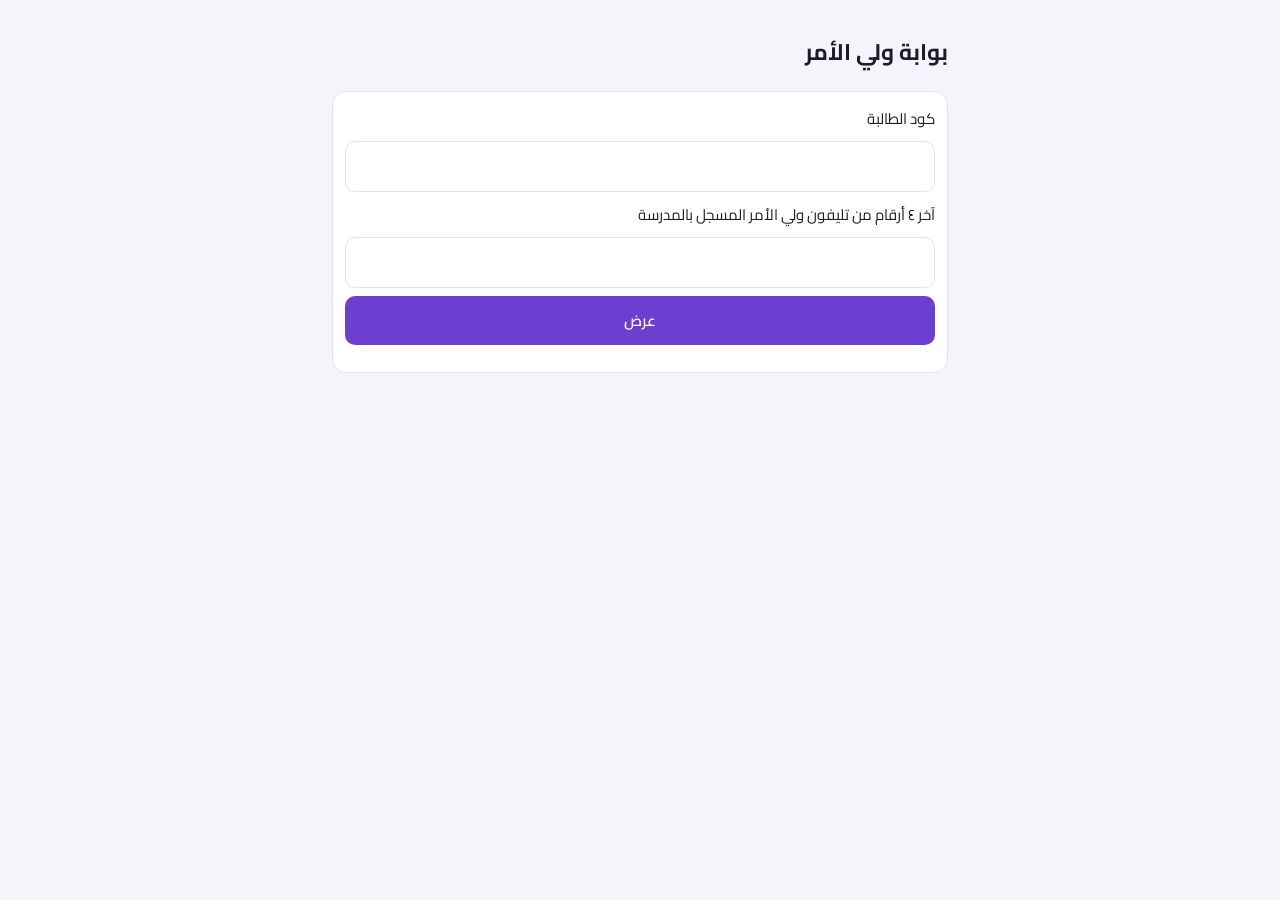
<file: parent.html>
<!DOCTYPE html>
<html lang="ar" dir="rtl">
<head>
<meta charset="utf-8">
<meta name="viewport" content="width=device-width, initial-scale=1">
<title>بوابة ولي الأمر</title>
<link rel="stylesheet" href="https://fonts.googleapis.com/css2?family=Cairo:wght@400;600;800&display=swap">
<style>
:root{--bg:#f6f4fb;--c:#fff;--t:#1f1b2e;--m:#6b6680;--p:#6c3fd1;--b:#e6e1f2;--r:#b42318;--rb:#fde8e8;--g:#0f8f77;--gb:#e3f6f1;--o:#9a5b00;--ob:#fff3d6}
@media(prefers-color-scheme:dark){:root{--bg:#15121f;--c:#201b30;--t:#f1eefb;--m:#a49fba;--b:#332c4a;--rb:#4a1f24;--r:#ff9a92;--gb:#12372f;--g:#6fe0c8;--ob:#44330f;--o:#ffd37a}}
*{box-sizing:border-box}body{margin:0;background:var(--bg);color:var(--t);font:15px Cairo,sans-serif;padding:12px;max-width:640px;margin:auto}
.card{background:var(--c);border:1px solid var(--b);border-radius:14px;padding:12px;margin:10px 0}
input,button{font:inherit;padding:10px;border-radius:10px;border:1px solid var(--b);background:var(--c);color:var(--t);width:100%;margin-top:8px}
button{background:var(--p);color:#fff;border:0;font-weight:600;cursor:pointer}.m{color:var(--m)}
table{width:100%;border-collapse:collapse}th,td{padding:7px;border-bottom:1px solid var(--b);text-align:right}
.bn{padding:12px;border-radius:12px;font-weight:600;margin:10px 0}.r{background:var(--rb);color:var(--r)}.o{background:var(--ob);color:var(--o)}.g{background:var(--gb);color:var(--g)}
</style>
</head>
<body>
<h2>بوابة ولي الأمر</h2>
<div class="card">
<label for="cd">كود الطالبة</label><input id="cd" inputmode="numeric" autocomplete="off">
<label for="ph" style="display:block;margin-top:8px">آخر ٤ أرقام من تليفون ولي الأمر المسجل بالمدرسة</label><input id="ph" inputmode="numeric" maxlength="4" autocomplete="off">
<button id="go">عرض</button><p class="m" id="msg"></p>
</div>
<div id="o"></div>
<script>
var API="https://sheetdb.io/api/v1/4f6j4m9d8po12",MAX=15;
function $(i){return document.getElementById(i)}
function esc(s){var d=document.createElement("div");d.textContent=s==null?"":s;return d.innerHTML}
function nd(s){return String(s||"").replace(/[٠-٩]/g,function(c){return c.charCodeAt(0)-1632}).replace(/\D/g,"")}
function ys(){var n=new Date(),y=n.getMonth()>=8?n.getFullYear():n.getFullYear()-1;return y+"-09-01"}
function g(p){var c=window.AbortController?new AbortController():null,t=setTimeout(function(){c&&c.abort()},20000);return fetch(API+p,{signal:c&&c.signal}).then(function(r){clearTimeout(t);if(!r.ok)throw 0;return r.json()})}
function mn(k){try{return new Date(k+"-01T00:00:00").toLocaleDateString("ar-EG",{month:"long",year:"numeric"})}catch(e){return k}}
$("go").onclick=function(){var c=nd($("cd").value),p=nd($("ph").value).slice(-4),m=$("msg");
 if(!c||p.length<4){m.textContent="اكتبي الكود وآخر ٤ أرقام من التليفون.";return}
 m.textContent="جاري البحث…";$("o").innerHTML="";
 g("/search?sheet=students&code="+encodeURIComponent(c)).then(function(S){var s=S[0];
  if(!s||nd(s.phone).slice(-4)!==p){m.textContent="البيانات غير صحيحة، راجعي الكود ورقم التليفون.";return}
  return Promise.all([g("/search?sheet=attendance&code="+encodeURIComponent(c)),g("/search?sheet=grades&code="+encodeURIComponent(c))]).then(function(R){m.textContent="";show(s,R[0],R[1])})
 }).catch(function(){m.textContent="تعذّر الاتصال، جرّبي تاني."})};
function show(s,A,G){var y=ys(),d=A.filter(function(r){return r.status==="absent"&&r.date>=y}).map(function(r){return r.date}).sort(),n=d.length,mo={},sub={};
 d.forEach(function(x){var k=x.slice(0,7);mo[k]=(mo[k]||0)+1});
 G.forEach(function(r){var m=+r.max;if(m>0&&r.score!==""&&r.date>=y){(sub[r.subject]=sub[r.subject]||[]).push(+r.score/m*100)}});
 var b=n>MAX?'<div class="bn r">⚠️ إنذار غياب<br>تجاوزت الطالبة الحد المسموح للغياب ('+MAX+' يوم)، وبلغ غيابها '+n+' يوم. تاريخ الإنذار: '+esc(d[MAX])+'. برجاء التواصل مع إدارة المدرسة.</div>'
 :n>MAX-5?'<div class="bn o">تنبيه: غياب الطالبة '+n+' يوم، وباقي '+(MAX+1-n)+' يوم غياب ويصدر الإنذار.</div>'
 :'<div class="bn g">لا يوجد إنذار. غياب الطالبة '+n+' يوم هذا العام.</div>';
 var mt=Object.keys(mo).sort().map(function(k){return'<tr><td>'+mn(k)+'</td><td>'+mo[k]+'</td></tr>'}).join("")||'<tr><td colspan="2" class="m">لا يوجد غياب</td></tr>';
 var st=Object.keys(sub).map(function(k){var a=sub[k];return'<tr><td>'+esc(k)+'</td><td>'+Math.round(a.reduce(function(x,z){return x+z},0)/a.length)+'%</td></tr>'}).join("")||'<tr><td colspan="2" class="m">لا توجد درجات بعد</td></tr>';
 $("o").innerHTML='<div class="card"><b>'+esc(String(s.name).trim())+'</b><div class="m">'+esc(s["class"]||"")+'</div></div>'+b
 +'<div class="card"><b>الغياب بالشهر</b><table><tr><th>الشهر</th><th>أيام الغياب</th></tr>'+mt+'</table></div>'
 +'<div class="card"><b>معدل الدرجات</b><table><tr><th>المادة</th><th>المعدل</th></tr>'+st+'</table></div>'}
</script>
</body>
</html>
</file>
<file: style.css>
:root{--bg:#f5f1ff;--surface:#fff;--ink:#241a3f;--muted:#6b6288;--p:#6c3fd1;--p2:#ff6fa5;--gold:#ffc94d;--mint:#18b394;--bad:#d4473a;--line:#e5ddf7;--soft:#efe8ff;--sh:0 6px 20px rgba(80,50,150,.12)}
:root{color-scheme:light}
@media (prefers-color-scheme:dark){:root:not([data-theme="light"]){color-scheme:dark;--bg:#150f27;--surface:#211a3b;--ink:#f1edfc;--muted:#a9a1c8;--p:#a88bff;--p2:#ff8dba;--line:#382e5a;--soft:#2d2350;--mint:#4fd6b6;--bad:#ff8b78;--sh:0 6px 20px rgba(0,0,0,.35)}}
:root[data-theme="dark"]{color-scheme:dark;--bg:#150f27;--surface:#211a3b;--ink:#f1edfc;--muted:#a9a1c8;--p:#a88bff;--p2:#ff8dba;--line:#382e5a;--soft:#2d2350;--mint:#4fd6b6;--bad:#ff8b78;--sh:0 6px 20px rgba(0,0,0,.35)}
*{box-sizing:border-box}
.appbar{position:sticky;top:0;z-index:7;height:calc(56px + env(safe-area-inset-top,0px));padding:env(safe-area-inset-top,0px) 14px 0;display:flex;align-items:center;justify-content:space-between;gap:10px;background:var(--surface);border-bottom:1px solid var(--line);box-shadow:var(--sh)}
.appbar .brand{display:flex;align-items:center;gap:10px;font:600 20px/1 "Reem Kufi","Cairo",sans-serif;color:var(--ink);text-decoration:none}
.appbar .brand .lg{width:36px;height:36px;border-radius:12px;background:linear-gradient(135deg,var(--p),var(--p2));color:#fff;display:grid;place-items:center}
.appbar .brand .ic{width:20px;height:20px}
.tbtn{width:44px;height:44px;border-radius:50%;border:1.5px solid var(--line);background:var(--soft);color:var(--p);display:grid;place-items:center;cursor:pointer;padding:0}
.tbtn:active{transform:scale(.92)}
.tbtn .ic{width:22px;height:22px}
#ti-sun{display:none}
:root[data-theme="dark"] #ti-sun{display:block}:root[data-theme="dark"] #ti-moon{display:none}
@media (prefers-color-scheme:dark){:root:not([data-theme="light"]) #ti-sun{display:block}:root:not([data-theme="light"]) #ti-moon{display:none}}
.ptile{display:flex;align-items:center;gap:14px;text-decoration:none;color:var(--ink);background:var(--surface);border-radius:22px;padding:16px;margin:12px 0;box-shadow:var(--sh);border:1px solid var(--line);animation:up .45s both}
.ptile .pi{width:64px;height:64px;border-radius:20px;display:grid;place-items:center;color:#fff;flex:none}
.ptile .pi .ic{width:34px;height:34px}
.ptile b{display:block;font-size:18px}.ptile span.d{display:block;color:var(--muted);font-size:14px;line-height:1.6}
.ptile .go{margin-inline-start:auto;color:var(--p)}
.ptile.feat{background:linear-gradient(135deg,var(--p),var(--p2));color:#fff;border:0}
.ptile.feat span.d,.ptile.feat .go{color:#fff;opacity:.95}.ptile.feat .pi{background:rgba(255,255,255,.22)}
.sec{font-size:17px;font-weight:800;margin:18px 0 0;color:var(--muted)}
.tr{display:flex;gap:8px;align-items:flex-end}.tr>div{flex:1}.tr select{margin-bottom:0}
.tr .tbtn{margin-bottom:0;flex:none}
.out{min-height:90px;white-space:pre-wrap;font-size:18px;line-height:1.9}
.cc2{font-size:13px;color:var(--muted);text-align:end;margin:-6px 0 8px}
.acts{display:flex;gap:8px;flex-wrap:wrap;margin-top:8px}
html{scroll-padding-top:calc(120px + env(safe-area-inset-top,0px))}
body{margin:0;background:var(--bg);color:var(--ink);font:16px/1.8 "Cairo",Tahoma,Arial,sans-serif;padding-bottom:env(safe-area-inset-bottom,0px)}
.ic{width:22px;height:22px;fill:none;stroke:currentColor;stroke-width:1.8;stroke-linecap:round;stroke-linejoin:round;flex:none}
.hero{position:relative;overflow:hidden;background:linear-gradient(135deg,var(--p),var(--p2));color:#fff;padding:24px 20px 32px;border-radius:0 0 32px 32px;display:flex;align-items:center;gap:14px}
.logo{width:52px;height:52px;border-radius:16px;background:rgba(255,255,255,.22);display:grid;place-items:center;flex:none;position:relative}
.logo .ic{width:28px;height:28px}
.hero h1{font:600 28px/1.3 "Reem Kufi","Cairo",sans-serif;margin:0;position:relative}
.hero p{margin:0;opacity:.95;position:relative;font-size:15px}
.blob{position:absolute;border-radius:50%;background:rgba(255,255,255,.14);animation:fl 9s ease-in-out infinite}
.b1{width:150px;height:150px;top:-50px;left:-30px}.b2{width:90px;height:90px;bottom:-30px;right:35%;animation-delay:-4s}
@keyframes fl{50%{transform:translateY(16px) scale(1.08)}}
nav{position:sticky;top:calc(56px + env(safe-area-inset-top,0px));z-index:5;display:flex;gap:6px;overflow-x:auto;padding:10px 12px;background:var(--bg)}
nav a{flex:none;display:flex;align-items:center;gap:6px;padding:6px 14px;border-radius:999px;background:var(--surface);color:var(--ink);text-decoration:none;font-weight:600;font-size:15px;box-shadow:var(--sh)}
nav a .ic{width:18px;height:18px}
nav a.on{background:var(--p);color:var(--surface)}
a:focus-visible,button:focus-visible,input:focus-visible,textarea:focus-visible,select:focus-visible{outline:3px solid var(--gold);outline-offset:2px}
main{max-width:720px;margin:auto;padding:6px 16px 100px}
h2{font-size:23px;margin:10px 0 0}.sub{color:var(--muted);margin:0 0 8px}
.card{background:var(--surface);border-radius:20px;padding:14px 16px;margin:12px 0;box-shadow:var(--sh);border:1px solid var(--line);display:flex;align-items:center;justify-content:space-between;gap:10px;animation:up .45s both}
.card.col{display:block}
@keyframes up{from{opacity:0;transform:translateY(12px)}}
.card:nth-child(2){animation-delay:.05s}.card:nth-child(3){animation-delay:.1s}.card:nth-child(4){animation-delay:.15s}.card:nth-child(n+5){animation-delay:.2s}
.t{font-weight:800}.m{color:var(--muted);font-size:14px}
.btn{font:inherit;font-weight:700;border:0;border-radius:14px;padding:8px 16px;background:linear-gradient(135deg,var(--p),var(--p2));color:#fff;cursor:pointer;text-decoration:none;display:inline-flex;align-items:center;gap:6px;white-space:nowrap}
.btn:active{transform:scale(.95)}.btn.alt{background:none;color:var(--p);border:1.5px solid var(--p)}
.cnt{display:inline-block;background:var(--mint);color:#06281f;border-radius:999px;padding:0 12px;font-weight:800;font-size:13px}
.grid{display:grid;grid-template-columns:1fr 1fr;gap:12px;margin-top:14px}
.tile{display:block;text-decoration:none;color:var(--ink);background:var(--surface);border-radius:20px;padding:14px;box-shadow:var(--sh);border:1px solid var(--line);animation:up .5s both}
.tile .bx{width:44px;height:44px;border-radius:14px;background:var(--soft);color:var(--p);display:grid;place-items:center;margin-bottom:8px}
.tile b{display:block}.tile span{color:var(--muted);font-size:13px;line-height:1.5;display:block}
.tile.wide{grid-column:1/-1;background:linear-gradient(135deg,var(--p),var(--p2));color:#fff;border:0}
.tile.wide .bx{background:rgba(255,255,255,.22);color:#fff}.tile.wide span{color:#fff;opacity:.92}
input,textarea,select{font:inherit;width:100%;padding:10px 12px;border:1.5px solid var(--line);border-radius:14px;background:var(--bg);color:var(--ink);margin:4px 0 10px}
label{font-weight:600;font-size:15px}
.rank{width:38px;height:38px;border-radius:50%;background:var(--gold);color:#2a1f08;display:grid;place-items:center;font-weight:800;flex:none}
.rk{display:flex;gap:12px;align-items:center}
.badge{background:var(--gold);color:#2a1f08;border-radius:999px;font-size:12px;padding:1px 10px;font-weight:800;white-space:nowrap}
.opt{display:block;width:100%;text-align:start;font:inherit;background:var(--surface);color:var(--ink);border:2px solid var(--line);border-radius:14px;padding:10px 14px;margin:8px 0;cursor:pointer}
.opt.ok{border-color:var(--mint);background:color-mix(in srgb,var(--mint) 22%,var(--surface))}
.opt.bad{border-color:var(--bad);background:color-mix(in srgb,var(--bad) 20%,var(--surface))}
.note{font-size:14px;color:var(--muted);border-inline-start:4px solid var(--gold);padding:2px 12px;margin:12px 0}
.msg{color:var(--mint);font-weight:700;margin:0}
.empty{text-align:center;color:var(--muted);padding:24px 8px}
.empty .ic{width:36px;height:36px;color:var(--p);opacity:.7}
.chat{display:flex;flex-direction:column;gap:8px;margin:10px 0}
.bub{max-width:85%;padding:9px 14px;border-radius:18px;white-space:pre-wrap;animation:up .3s both}
.bub.bot{background:var(--surface);border:1px solid var(--line);align-self:flex-start;border-end-start-radius:4px}
.bub.me{background:var(--p);color:var(--surface);align-self:flex-end;border-end-end-radius:4px}
.cbar{position:sticky;bottom:calc(env(safe-area-inset-bottom,0px) + 8px);display:flex;gap:8px;background:var(--bg);padding:6px 0}
.cbar input{margin:0;flex:1}.cbar .btn{padding:0 14px}
.fab{position:fixed;inset-inline-start:16px;bottom:calc(env(safe-area-inset-bottom,0px) + 16px);width:56px;height:56px;border-radius:50%;background:linear-gradient(135deg,var(--p),var(--p2));color:#fff;display:grid;place-items:center;box-shadow:0 8px 22px rgba(108,63,209,.45);text-decoration:none;z-index:6}
.fab .ic{width:26px;height:26px}
.chips{display:flex;flex-wrap:wrap;gap:8px;margin:6px 0 10px}
.chip{font:inherit;font-size:14px;font-weight:600;background:var(--surface);color:var(--p);border:1.5px solid var(--p);border-radius:999px;padding:3px 14px;cursor:pointer}
@media (prefers-reduced-motion:reduce){*{animation:none!important}}

.foot{position:relative;overflow:hidden;margin-top:24px;color:#fff;background:linear-gradient(160deg,#2a1b5e,#4b2aa0 58%,#8a3fb8);border-radius:32px 32px 0 0;padding:34px 20px calc(28px + env(safe-area-inset-bottom,0px));text-align:center}
.foot .fb1,.foot .fb2{position:absolute;border-radius:50%;background:rgba(255,255,255,.08)}
.foot .fb1{width:180px;height:180px;top:-70px;right:-50px}.foot .fb2{width:120px;height:120px;bottom:-40px;left:-30px}
.fin{position:relative;max-width:720px;margin:auto;display:flex;flex-direction:column;align-items:center}
.fin p{margin:0}
.flogo{width:56px;height:56px;border-radius:18px;background:rgba(255,255,255,.18);display:grid;place-items:center;margin-bottom:12px}
.flogo .ic{width:30px;height:30px}
.frights{font-weight:800;font-size:18px}
.fsite{font:500 15px/1.6 "Inter",system-ui,sans-serif;opacity:.92;margin-top:2px!important}
.fdiv{width:64px;height:3px;border-radius:3px;background:var(--gold);margin:18px 0 14px}
.fby{font-size:14px;opacity:.9}
.fdev{list-style:none;margin:10px 0 0;padding:0;display:flex;flex-wrap:wrap;justify-content:center;gap:8px}
.fdev li{font:500 14px/1.5 "Inter",system-ui,sans-serif;background:rgba(255,255,255,.16);border:1px solid rgba(255,255,255,.28);border-radius:999px;padding:4px 14px}
.fcls{font:500 13px/1.5 "Inter",system-ui,sans-serif;margin-top:10px!important;color:#2a1f08;background:var(--gold);border-radius:999px;padding:2px 14px}
.fbk{width:56px;height:56px;border-radius:50%;background:#1877f2;display:grid;place-items:center;margin-top:22px;box-shadow:0 8px 20px rgba(0,0,0,.3);border:2px solid rgba(255,255,255,.35);transition:transform .2s}
.fbk:hover{transform:translateY(-3px) scale(1.06)}.fbk:active{transform:scale(.94)}
.fbac{font:400 13px/1.5 "Inter",system-ui,sans-serif;letter-spacing:.08em;opacity:.8;margin-top:22px!important;padding-top:14px;border-top:1px solid rgba(255,255,255,.2);width:100%;max-width:320px}
.appbar .brand .bn{font:800 21px/1 "Cairo","Inter",system-ui,sans-serif;letter-spacing:.01em}

.ptile.school{border:1.5px solid var(--gold)}.ptile.school .pi{box-shadow:0 6px 16px rgba(108,63,209,.35),inset 0 0 0 2px rgba(255,201,77,.55)}.ptile.school .pi .ic{stroke-width:1.6}
</file>
